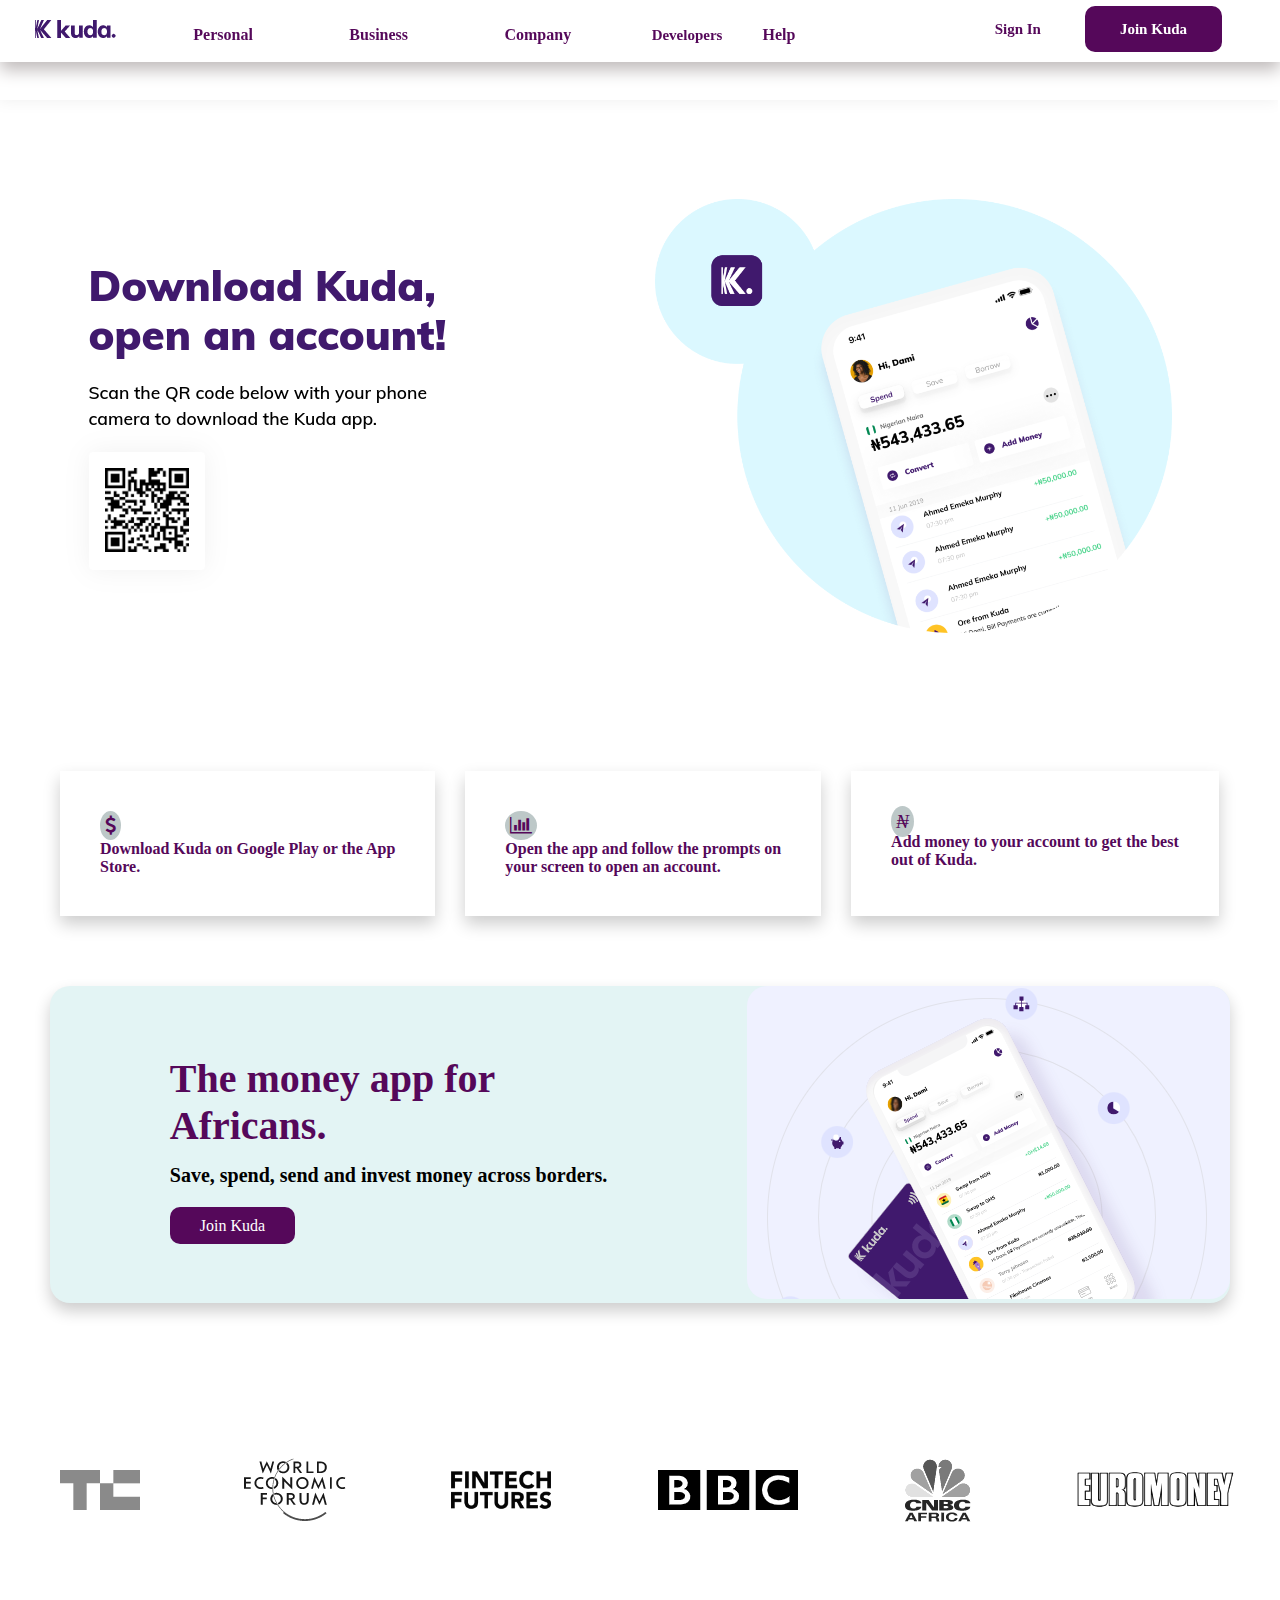
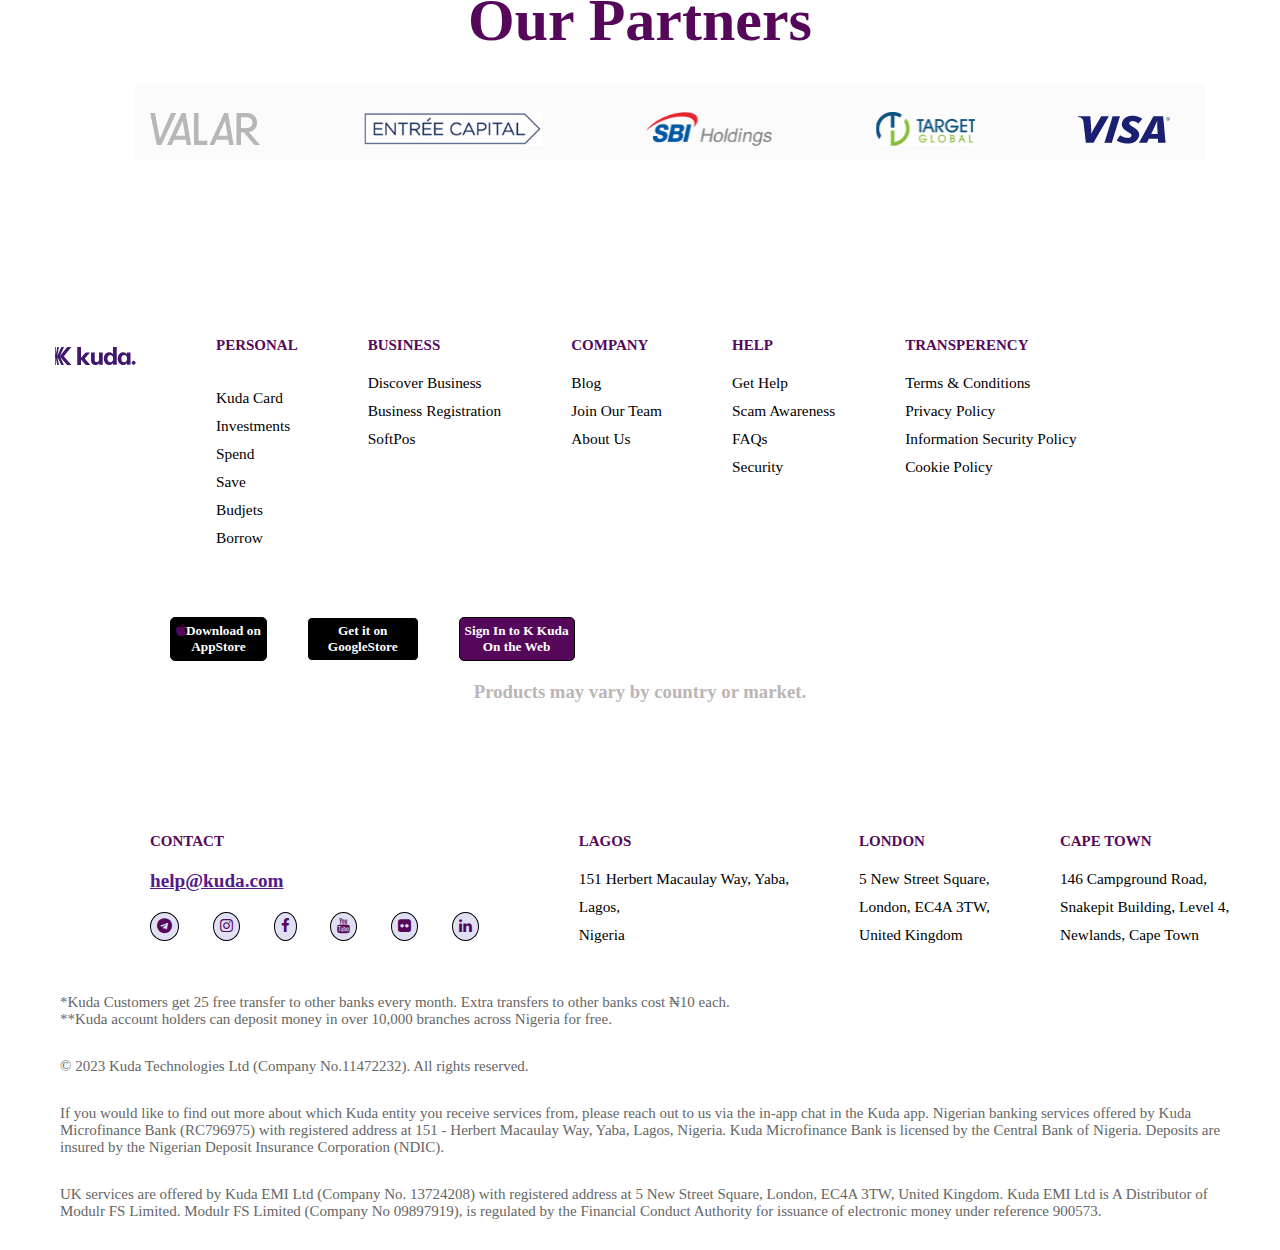
<file: forms/join.html>
<!DOCTYPE html>
<html lang="en">
<head>
    <meta charset="UTF-8">
    <meta http-equiv="X-UA-Compatible" content="IE=edge">
    <meta name="viewport" content="width=device-width, initial-scale=1.0">
    <link rel="shortcut icon" href="../image/fav.png" type="image/x-icon">
    <link rel="stylesheet" href="../css/main.css">
    <link rel="stylesheet" href="https://use.fontawesome.com/releases/v5.8.1/css/all.css" integrity="sha384-50oBUHEmvpQ+1lW4y57PTFmhCaXp0ML5d60M1M7uH2+nqUivzIebhndOJK28anvf" crossorigin="anonymous">
    <link rel="stylesheet" href="https://cdnjs.cloudflare.com/ajax/libs/font-awesome/4.7.0/css/font-awesome.min.css">
    <title>Download|Kuda|The Money App For Africans</title>
</head>
<body>
    <div class="container">
        <div class="header">
        <div class="logo">
           <a href=""><img src="../image/klogo.png" alt=""></a> 
        </div>
        <div class="link">
            <div class="dropdown">
                <button class="dropbtn">Personal  <i class="fas fa-caret-down"></i></button>
                <div class="dropdown-content">
                
                  <a href="../layout/card.html"><i class="fa fa-credit-card"></i> Kuda Card</a>
                  <a href="../layout/invest.html"><i class="fa fa-bar-chart"></i> Investments</a>
                  <a href="../layout/spend.html"><i class="fa fa-telegram"></i> Spend</a>
                  <a href="../layout/save.html"><i class="	fas fa-dharmachakra"></i> Save</a>
                 <a href="../layout/budget.html"><i class="	fas fa-chart-pie"></i> Budjets</a>
                <a href="../layout/borrow.html"><i class="fa fa-money fa_custom"></i> Borrow</a>
                </div>
              </div>
              <div class="dropdown">
                <button class="dropbtn">Business <i class="fas fa-caret-down"></i></button>
                <div class="dropdown-content">
                  <a href="../layout/dbusinesss.html"><i class="fa fa-home"></i> Discover Business</a>
                  <a href="../layout/bregistration.html"><i class="fas fa-door-closed"></i> Business Registration</a>
                  <a href="../layout/spos.html"><i class="	fa fa-paypal"></i> SoftPos</a>
                  
                  </div>
                </div>
                <div class="dropdown">
                    <button class="dropbtn">Company <i class="fas fa-caret-down"></i></button>
                    <div class="dropdown-content">
                      <a href="#">Blog</a>
                      <a href="#">Join Our Team</a>
                      <a href="#">About Us</a>
                      
                      </div>
                    </div>
            <a href="https://developer.kuda.com/" class="dev">Developers</a>
            <div class="dropdown">
                <button class="dropbtn">Help <i class="fas fa-caret-down"></i></button>
                <div class="dropdown-content">
                  <a href="#">Get Help</a>
                  <a href="#">Scam Awareness</a>
                  <a href="#">FAQs</a>
                  <a href="">Security</a>
                  
                  </div>
                </div>
            
        </div>
        <div class="enter">
            <a href="signin.html" class="sign">Sign In</a>
            <a href="join.html" class="join">Join Kuda</a>
        </div>
    </div>
</div>
    <div class="container1">
        <img src="../image/join.png" alt="">
        
    </div>

    <div class="container2">
        <div id="div1" class="divc3">
            <i class="fa fa-dollar"></i><br>
            <h4>Download Kuda on Google Play or the App <br> Store.</h4>
        </div>
        <div id="div2" class="divc3">
            <i class="fa fa-bar-chart"></i>
            <br><h4>Open the app and follow the prompts on <br> your screen to open an account.</h4>
        </div>
        <div id="div3" class="divc3">
            <i class="">&#x20A6;</i><br>
            <h4>Add money to your account to get the best <br> out of Kuda.</h4>
        </div>
        </div>
         
            <div class="container4">
                    <div class="content">
                        <h1>The money app for <br> Africans.</h1>
                        <h4>Save, spend, send and invest money across borders.</h4>
                        <div class="btn"> <a href="" class="">Join Kuda</a></div>
                    </div>
                    <div class="image">
                        <img src="../image/moa2.png" alt="">
                    </div>
                </div>
                <div class="container6">
                    <div class="img">
                        <img src="../image/img1.png" alt="">
                    </div>
                    <div class="content">
                        <h1>Our Partners</h1>
                    </div>
                    <div class="img" id="im2">
                        <img src="../image/img2.png" alt="">
                    </div>
                </div>
                
                    <div class="footer">
                        <div class="logo">
                            <a href=""><img src="../image/klogo.png" alt=""></a> 
                         </div>
                        <div class="help">
                            <h1>Personal</h1><br>
                            <ul>
                                <a href="#"><li> Kuda Card</li></a>
                                <a href="#"><li>Investments</li></a>
                                <a href="#"><li>Spend</li></a>
                                <a><li>Save</li></a>
                               <a><li>Budjets</li></a>
                              <a><li>Borrow</li></a>
                            </ul>
                
                        </div>
                        <div class="about">
                            <h1>Business</h1>
                            <ul>
                                <a href="#"><li> Discover Business</li></a>
                                <a href="#"><li>Business Registration</li></a>
                                <a href="#"><li>SoftPos</li></a>
                            </ul>
                
                        </div>
                        <div class="money">
                            <h1>Company</h1>
                            <ul>
                                <a href="#"><li> Blog</li></a>
                                <a href="#"><li>Join Our Team</li></a>
                                <a href="#"><li>About Us</li></a>
                        </ul>
                
                        </div>
                        <div class="international" >
                            <h1>Help</h1>
                            <ul>
                                <a href="#"><li> Get Help</li></a>
                                <a href="#"><li>Scam Awareness</li></a>
                                <a href="#"><li>FAQs</li></a>
                                <a href=""><li>Security</li></a>
                                </ul>
                            </div>
                            <div class="international" >
                                <h1>Transperency</h1>
                                <ul>
                                    <a href="#"><li> Terms & Conditions</li></a>
                                    <a href="#"><li>Privacy Policy</li></a>
                                    <a href="#"><li>Information Security Policy</li></a>
                                    <a href=""><li>Cookie Policy</li></a>
                                    </ul>
                                </div>
                                </div>
                                <div style="display:flex;padding-left:150px;">
                                
                                <h5 style="border: 1px solid black;margin:20px;border-radius:5px;text-align:center ;background-color:black;padding:5px;"><a href="" style="color:white;"><i class="fa fa-apple" ></i>Download on <br>AppStore</a></h5>
                                    <h5 style="border: 1px solid white;margin:20px;border-radius:5px;text-align:center;background-color:black;padding:5px 20px;"><a href="" style="color:white;"><i class="fab fa-google-play" ></i>Get it on <br>GoogleStore</a></h5>
                                    <h5 style="border: 1px solid black;margin:20px;border-radius:5px;text-align:center ;background-color: rgb(85, 8, 90);padding:5px;"><a href="" style="color:white;"><i class="fas fa-fire-alt" ></i>Sign In to K Kuda<br>On the Web</a></h5>
                                 </div>
                                    <h3 style="color: #bbb5b5;text-align:center;padding-bottom:30px">Products may vary by country or market.</h3>
                    <div class="footer" id="location">
                        <div class="social">
                            <h1>Contact</h1>
                            <h2><a href="">help@kuda.com</a></h2>
                           <h3>
                            <a href="telegram.com"><i class="fa fa-telegram"></i></a> 
                            <a href="instagram.com"><i class="fa fa-instagram"></i></a></i>
                            <a href="facebook.com"><i class="fa fa-facebook"></i></a>
                        <a href="youtube.com"><i class="fa fa-youtube"></i></a>
                        <a href="flickr.com"><i class="fa fa-flickr "></i></a>
                        <a href="linkedlin.com"><i class="fa fa-linkedin"></i></a></h3>
                     </div>
                     <div class="state">
                        <h1>Lagos</h1>
                        <ul>
                            <a href=""><li>151 Herbert Macaulay Way, Yaba,</li></a>
                            <a href=""><li>Lagos,</li></a>
                            <a href=""><li>Nigeria</li></a>
                        </ul>
                     </div>
                     <div class="state">
                        <h1>London</h1>
                        <ul>
                            <a href=""><li>5 New Street Square,</li></a>
                            <a href=""><li>London, EC4A 3TW,</li></a>
                            <a href=""><li>United Kingdom</li></a>
                        </ul>
                     </div>
                     <div class="state">
                        <h1>Cape Town</h1>
                        <ul>
                            <a href=""><li>146 Campground Road,</li></a>
                            <a href=""><li>Snakepit Building, Level 4,</li></a>
                            <a href=""><li>Newlands, Cape Town</li></a>
                        </ul>
                     </div></div>
                     <div class="footercomment">
                        <p>
                            *Kuda Customers get 25 free transfer to other banks every month. Extra transfers to other banks cost ₦10 each. <br>
**Kuda account holders can deposit money in over 10,000 branches across Nigeria for free. </p>

<p>© 2023 Kuda Technologies Ltd (Company No.11472232). All rights reserved. </p>

<p>If you would like to find out more about which Kuda entity you receive services from, please reach out to us via the in-app chat in the Kuda app. Nigerian banking services offered by Kuda <br> Microfinance Bank (RC796975) with registered address at 151 - Herbert Macaulay Way, Yaba, Lagos, Nigeria. Kuda Microfinance Bank is licensed by the Central Bank of Nigeria. Deposits are <br> insured by the Nigerian Deposit Insurance Corporation (NDIC). </p>

<p>UK services are offered by Kuda EMI Ltd (Company No. 13724208) with registered address at 5 New Street Square, London, EC4A 3TW, United Kingdom. Kuda EMI Ltd is A Distributor of <br> Modulr FS Limited. Modulr FS Limited (Company No 09897919), is regulated by the Financial Conduct Authority for issuance of electronic money under reference 900573. <br>
                       
                     </div>
        </div>
</body>
</html>
</file>
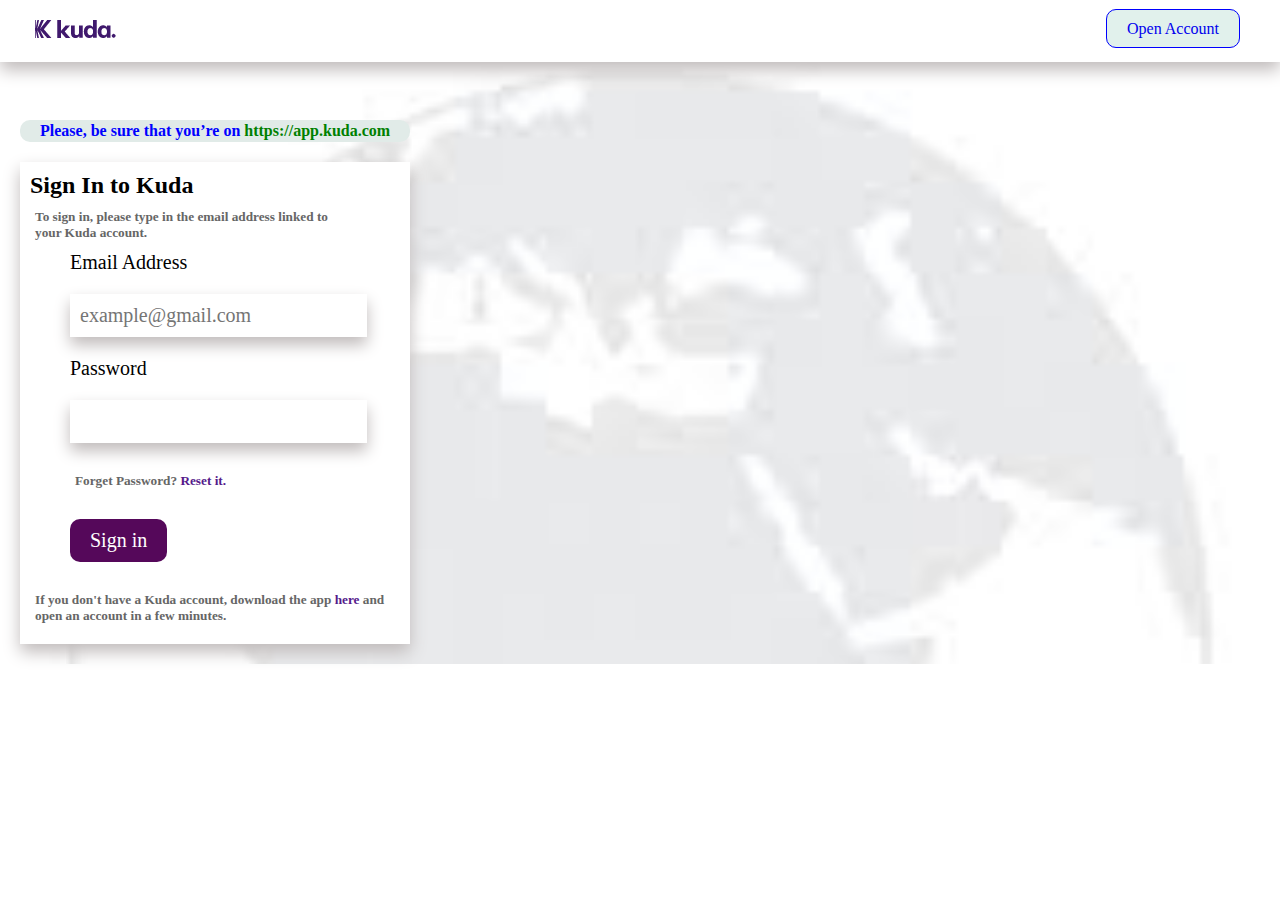
<file: forms/signin.html>
<!DOCTYPE html>
<html lang="en">
<head>
    <meta charset="UTF-8">
    <meta http-equiv="X-UA-Compatible" content="IE=edge">
    <meta name="viewport" content="width=device-width, initial-scale=1.0">
    <link rel="shortcut icon" href="../image/fav.png" type="image/x-icon">
    <link rel="stylesheet" href="../css/main.css">
    <link rel="stylesheet" href="https://use.fontawesome.com/releases/v5.8.1/css/all.css" integrity="sha384-50oBUHEmvpQ+1lW4y57PTFmhCaXp0ML5d60M1M7uH2+nqUivzIebhndOJK28anvf" crossorigin="anonymous">
    <link rel="stylesheet" href="https://cdnjs.cloudflare.com/ajax/libs/font-awesome/4.7.0/css/font-awesome.min.css">
    <title>Download|Kuda|The Money App For Africans</title>
</head>
<body>
    <div class="container">
        <div class="header">
        <div class="logo">
           <a href=""><img src="../image/klogo.png" alt=""></a> 
        </div>
        <div class="sign">
            <a href="join.html">Open Account</a>
        </div>
</div>
<div class="con">
<div class="container1">
<div class="form">
<h4>Please, be sure that you’re on <span> https://app.kuda.com</span></h4>
<form action="">
    <h2>Sign In to Kuda</h2>
    <h5>To sign in, please type in the email address linked to <br> your Kuda account.</h5>
    <div class="formgroup">
        <label for="">Email Address</label>
    </div>
    <div class="formgroup">
        <input type="text" placeholder="example@gmail.com">
    </div>
    <div class="formgroup">
        <label for="">Password</label>
    </div>
    <div class="formgroup">
        <input type="password" name="" id="" >
    </div>
    <div class="formgroup">
        <h5>Forget Password? <a href="">Reset it.</a></h5>
    </div>
    <div class="formgroup" id="btn">
        <button >Sign in</button>
    </div>
    <h5>If you don't have a Kuda account, download the app <a href="">here</a>  and <br> open an account in a few minutes.</h5>
</form>
</div>
</div></div>
</div>
</body>
</html>
</file>
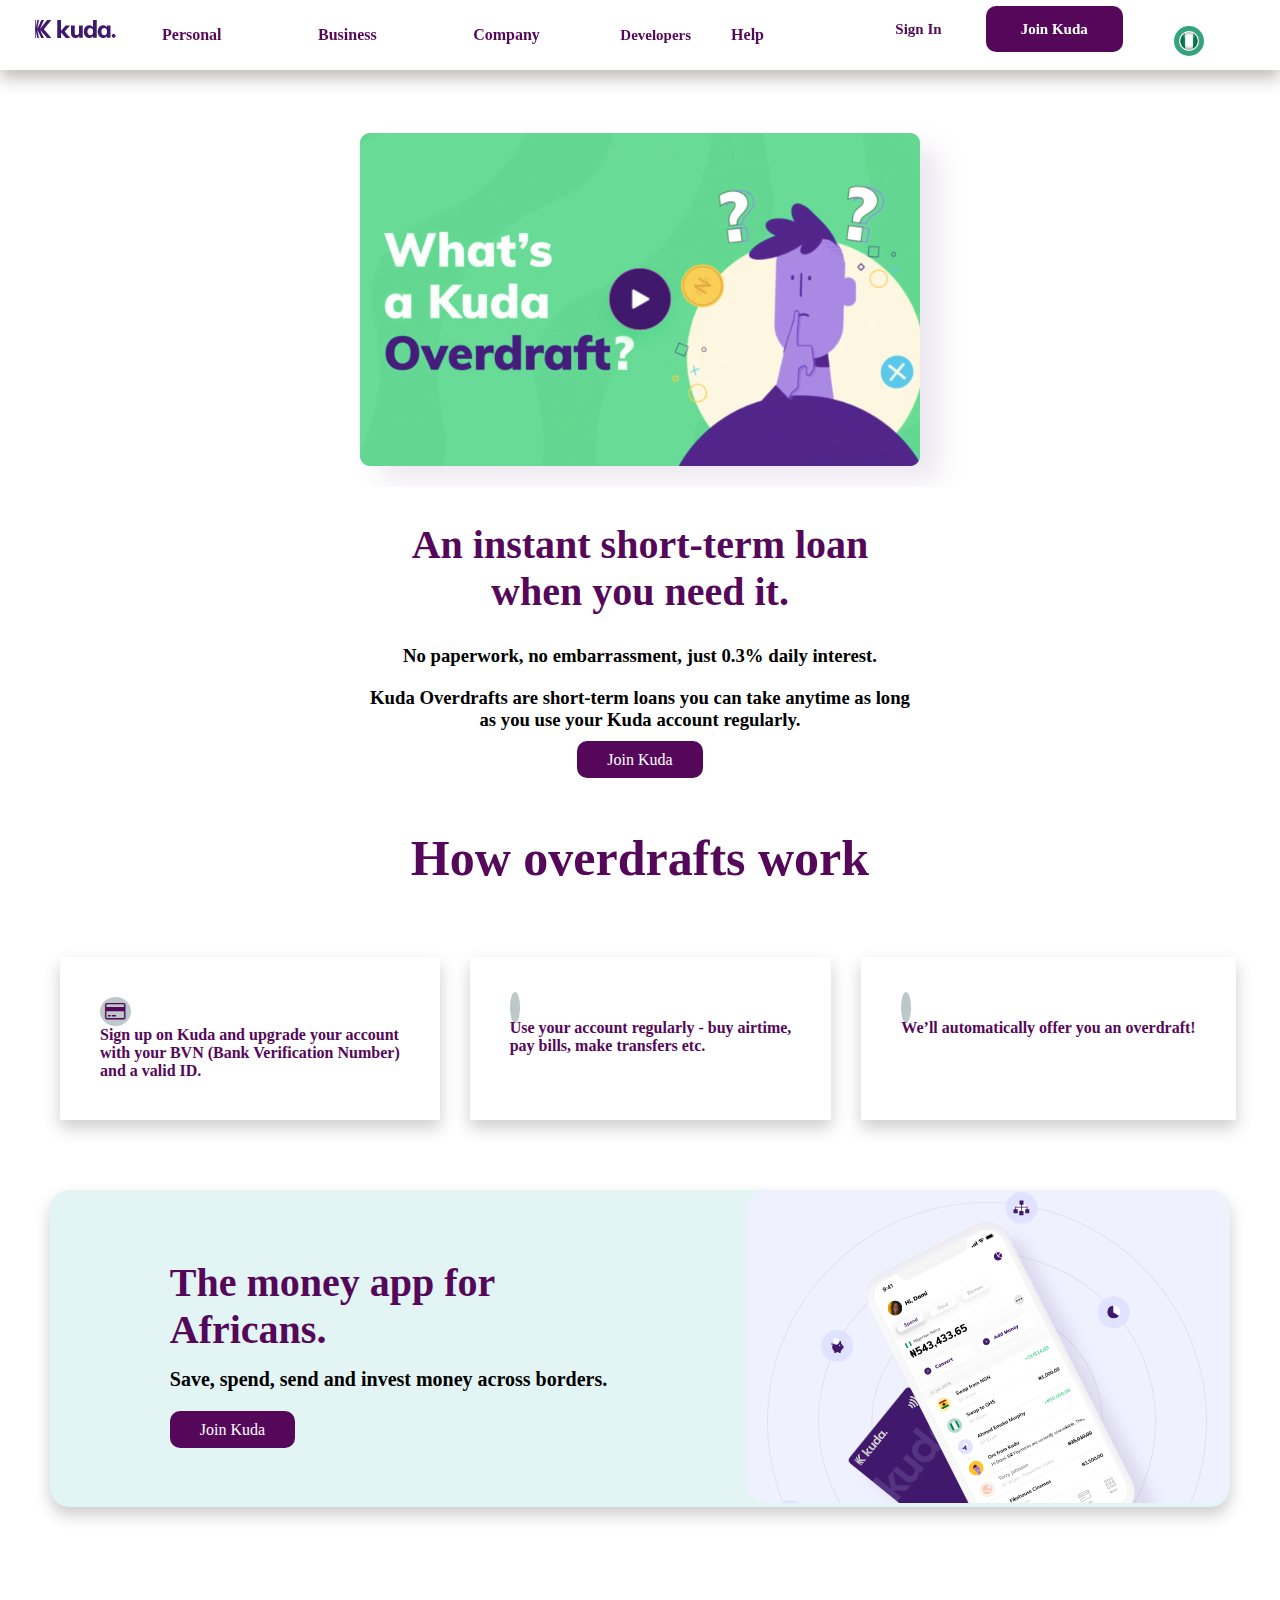
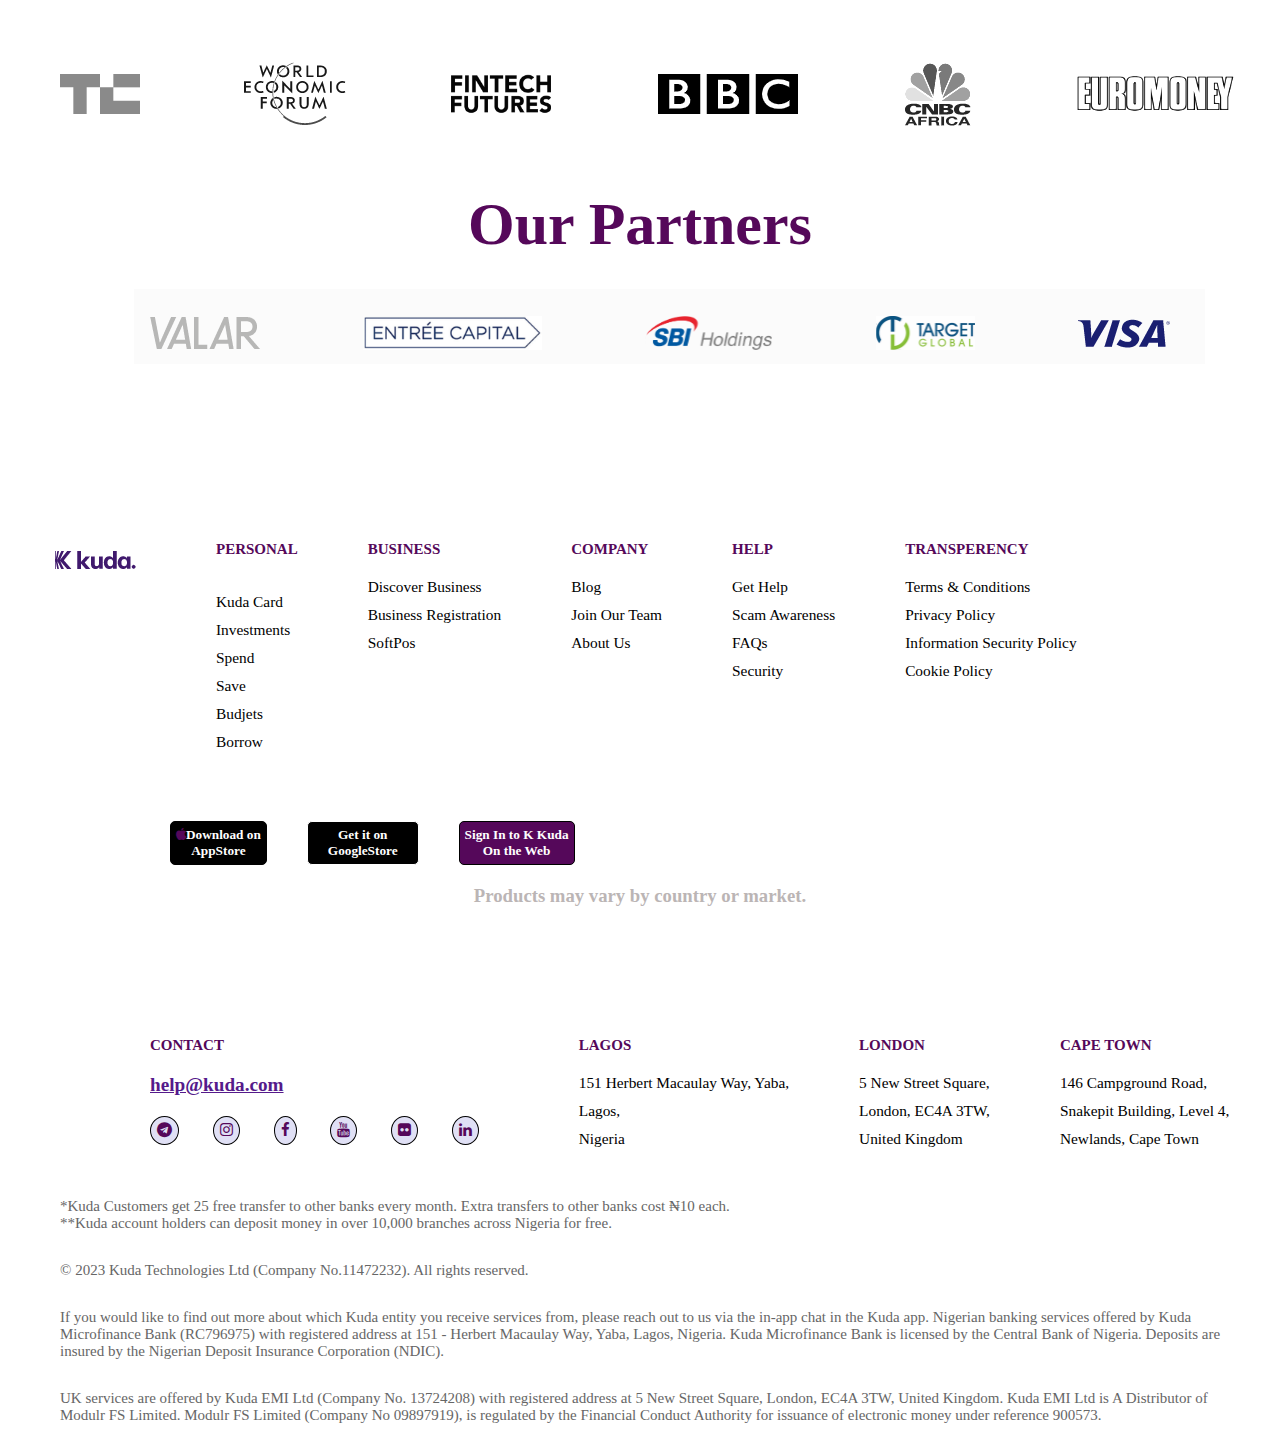
<file: layout/borrow.html>
<!DOCTYPE html>
<html lang="en">
<head>
    <meta charset="UTF-8">
    <meta http-equiv="X-UA-Compatible" content="IE=edge">
    <meta name="viewport" content="width=device-width, initial-scale=1.0">
    <link rel="shortcut icon" href="../image/fav.png" type="image/x-icon">
    <link rel="stylesheet" href="../css/main.css">
    <link rel="stylesheet" href="https://use.fontawesome.com/releases/v5.8.1/css/all.css" integrity="sha384-50oBUHEmvpQ+1lW4y57PTFmhCaXp0ML5d60M1M7uH2+nqUivzIebhndOJK28anvf" crossorigin="anonymous">
    <link rel="stylesheet" href="https://cdnjs.cloudflare.com/ajax/libs/font-awesome/4.7.0/css/font-awesome.min.css">
    <title>Overdrafts|Kuda|The Money App For Africans</title>
</head>
<body>
    <div class="container">
        <div class="header">
        <div class="logo">
           <a href=""><img src="../image/klogo.png" alt=""></a> 
        </div>
        <div class="link">
            <div class="dropdown">
                <button class="dropbtn">Personal  <i class="fas fa-caret-down"></i></button>
                <div class="dropdown-content">
                
                  <a href="card.html"><i class="fa fa-credit-card"></i> Kuda Card</a>
                  <a href="invest.html"><i class="fa fa-bar-chart"></i> Investments</a>
                  <a href="spend.html"><i class="fa fa-telegram"></i> Spend</a>
                  <a href="save.html"><i class="	fas fa-dharmachakra"></i> Save</a>
                 <a href="budget.html"><i class="	fas fa-chart-pie"></i> Budjets</a>
                <a href="borrow.html"><i class="fa fa-money fa_custom"></i> Borrow</a>
                </div>
              </div>
              <div class="dropdown">
                <button class="dropbtn">Business <i class="fas fa-caret-down"></i></button>
                <div class="dropdown-content">
                  <a href="dbusinesss.html"><i class="fa fa-home"></i> Discover Business</a>
                  <a href="bregistration.html"><i class="fas fa-door-closed"></i> Business Registration</a>
                  <a href="spos.html"><i class="	fa fa-paypal"></i> SoftPos</a>
                  
                  </div>
                </div>
                <div class="dropdown">
                    <button class="dropbtn">Company <i class="fas fa-caret-down"></i></button>
                    <div class="dropdown-content">
                      <a href="#">Blog</a>
                      <a href="#">Join Our Team</a>
                      <a href="#">About Us</a>
                      
                      </div>
                    </div>
            <a href="https://developer.kuda.com/" class="dev">Developers</a>
            <div class="dropdown">
                <button class="dropbtn">Help <i class="fas fa-caret-down"></i></button>
                <div class="dropdown-content">
                  <a href="#">Get Help</a>
                  <a href="#">Scam Awareness</a>
                  <a href="#">FAQs</a>
                  <a href="">Security</a>
                  
                  </div>
                </div>
            
        </div>
        <div class="enter">
            <a href="../forms/signin.html" class="sign">Sign In</a>
            <a href="../forms/join.html" class="join">Join Kuda</a>
        </div>
       
        <div class="image">
            <div class="dropdown">
                <button class="dropbtn"><img src="../image/naija.jpeg" alt=""></button>
                <div class="dropdown-content">
                    <div class="div1">
                    <p><a href=""><i class="fa fa-close" id="close"></i></a></p>
                    <img src="../image/naija.jpeg" alt=""> <h3>Nigeria Site</h3>
                    </div>
                  </div>
        </div>
    </div>
</div>
    <div class="borrow">
        <div class="image">
            <img src="../image/borrow.png" alt="">
        </div>
        <div class="content">
            <h1>An instant short-term loan <br> when you need it.</h1>
            <h3>No paperwork, no embarrassment, just 0.3% daily interest.</h3>
            <h3>Kuda Overdrafts are short-term loans you can take anytime as long <br> as you use your Kuda account regularly.</h3>
                <div class="btn"> <a href="" class="">Join Kuda</a></div>

        </div>
        
    </div>
    <h1 class="over">How overdrafts work</h1>
    <div class="container2">
        
        <div id="div1" class="divc3">
            <i class="fa fa-credit-card"></i><br>
            <h4>Sign up on Kuda and upgrade your account <br> with your BVN (Bank Verification Number) <br> and a valid ID.</h4>
        </div>
        <div id="div2" class="divc3">
            <i class="fas fa-chart-pie"></i>
            <br><h4>
                Use your account regularly - buy airtime, <br> pay bills, make transfers etc.

            </h4>
        </div>
        <div id="div3" class="divc3">
            <i class="fas fa-network-wired"></i><br>
            <h4>We’ll automatically offer you an overdraft!</h4>
        </div>
        </div>
            
            <div class="container4">
                    <div class="content">
                        <h1>The money app for <br> Africans.</h1>
                        <h4>Save, spend, send and invest money across borders.</h4>
                        <div class="btn"> <a href="" class="">Join Kuda</a></div>
                    </div>
                    <div class="image">
                        <img src="../image/moa2.png" alt="">
                    </div>
                </div>
                <div class="container6">
                    <div class="img">
                        <img src="../image/img1.png" alt="">
                    </div>
                    <div class="content">
                        <h1>Our Partners</h1>
                    </div>
                    <div class="img" id="im2">
                        <img src="../image/img2.png" alt="">
                    </div>
                </div>
                
                    <div class="footer">
                        <div class="logo">
                            <a href=""><img src="../image/klogo.png" alt=""></a> 
                         </div>
                        <div class="help">
                            <h1>Personal</h1><br>
                            <ul>
                                <a href="#"><li> Kuda Card</li></a>
                                <a href="#"><li>Investments</li></a>
                                <a href="#"><li>Spend</li></a>
                                <a><li>Save</li></a>
                               <a><li>Budjets</li></a>
                              <a><li>Borrow</li></a>
                            </ul>
                
                        </div>
                        <div class="about">
                            <h1>Business</h1>
                            <ul>
                                <a href="#"><li> Discover Business</li></a>
                                <a href="#"><li>Business Registration</li></a>
                                <a href="#"><li>SoftPos</li></a>
                            </ul>
                
                        </div>
                        <div class="money">
                            <h1>Company</h1>
                            <ul>
                                <a href="#"><li> Blog</li></a>
                                <a href="#"><li>Join Our Team</li></a>
                                <a href="#"><li>About Us</li></a>
                        </ul>
                
                        </div>
                        <div class="international" >
                            <h1>Help</h1>
                            <ul>
                                <a href="#"><li> Get Help</li></a>
                                <a href="#"><li>Scam Awareness</li></a>
                                <a href="#"><li>FAQs</li></a>
                                <a href=""><li>Security</li></a>
                                </ul>
                            </div>
                            <div class="international" >
                                <h1>Transperency</h1>
                                <ul>
                                    <a href="#"><li> Terms & Conditions</li></a>
                                    <a href="#"><li>Privacy Policy</li></a>
                                    <a href="#"><li>Information Security Policy</li></a>
                                    <a href=""><li>Cookie Policy</li></a>
                                    </ul>
                                </div>
                                </div>
                                <div style="display:flex;padding-left:150px;">
                                
                                <h5 style="border: 1px solid black;margin:20px;border-radius:5px;text-align:center ;background-color:black;padding:5px;"><a href="" style="color:white;"><i class="fa fa-apple" ></i>Download on <br>AppStore</a></h5>
                                    <h5 style="border: 1px solid white;margin:20px;border-radius:5px;text-align:center;background-color:black;padding:5px 20px;"><a href="" style="color:white;"><i class="fab fa-google-play" ></i>Get it on <br>GoogleStore</a></h5>
                                    <h5 style="border: 1px solid black;margin:20px;border-radius:5px;text-align:center ;background-color: rgb(85, 8, 90);padding:5px;"><a href="" style="color:white;"><i class="fas fa-fire-alt" ></i>Sign In to K Kuda<br>On the Web</a></h5>
                                 </div>
                                    <h3 style="color: #bbb5b5;text-align:center;padding-bottom:30px">Products may vary by country or market.</h3>
                    <div class="footer" id="location">
                        <div class="social">
                            <h1>Contact</h1>
                            <h2><a href="">help@kuda.com</a></h2>
                           <h3>
                            <a href="telegram.com"><i class="fa fa-telegram"></i></a> 
                            <a href="instagram.com"><i class="fa fa-instagram"></i></a></i>
                            <a href="facebook.com"><i class="fa fa-facebook"></i></a>
                        <a href="youtube.com"><i class="fa fa-youtube"></i></a>
                        <a href="flickr.com"><i class="fa fa-flickr "></i></a>
                        <a href="linkedlin.com"><i class="fa fa-linkedin"></i></a></h3>
                     </div>
                     <div class="state">
                        <h1>Lagos</h1>
                        <ul>
                            <a href=""><li>151 Herbert Macaulay Way, Yaba,</li></a>
                            <a href=""><li>Lagos,</li></a>
                            <a href=""><li>Nigeria</li></a>
                        </ul>
                     </div>
                     <div class="state">
                        <h1>London</h1>
                        <ul>
                            <a href=""><li>5 New Street Square,</li></a>
                            <a href=""><li>London, EC4A 3TW,</li></a>
                            <a href=""><li>United Kingdom</li></a>
                        </ul>
                     </div>
                     <div class="state">
                        <h1>Cape Town</h1>
                        <ul>
                            <a href=""><li>146 Campground Road,</li></a>
                            <a href=""><li>Snakepit Building, Level 4,</li></a>
                            <a href=""><li>Newlands, Cape Town</li></a>
                        </ul>
                     </div></div>
                     <div class="footercomment">
                        <p>
                            *Kuda Customers get 25 free transfer to other banks every month. Extra transfers to other banks cost ₦10 each. <br>
**Kuda account holders can deposit money in over 10,000 branches across Nigeria for free. </p>

<p>© 2023 Kuda Technologies Ltd (Company No.11472232). All rights reserved. </p>

<p>If you would like to find out more about which Kuda entity you receive services from, please reach out to us via the in-app chat in the Kuda app. Nigerian banking services offered by Kuda <br> Microfinance Bank (RC796975) with registered address at 151 - Herbert Macaulay Way, Yaba, Lagos, Nigeria. Kuda Microfinance Bank is licensed by the Central Bank of Nigeria. Deposits are <br> insured by the Nigerian Deposit Insurance Corporation (NDIC). </p>

<p>UK services are offered by Kuda EMI Ltd (Company No. 13724208) with registered address at 5 New Street Square, London, EC4A 3TW, United Kingdom. Kuda EMI Ltd is A Distributor of <br> Modulr FS Limited. Modulr FS Limited (Company No 09897919), is regulated by the Financial Conduct Authority for issuance of electronic money under reference 900573. <br>
                       
                     </div>
        </div>
</body>
</html>
</file>
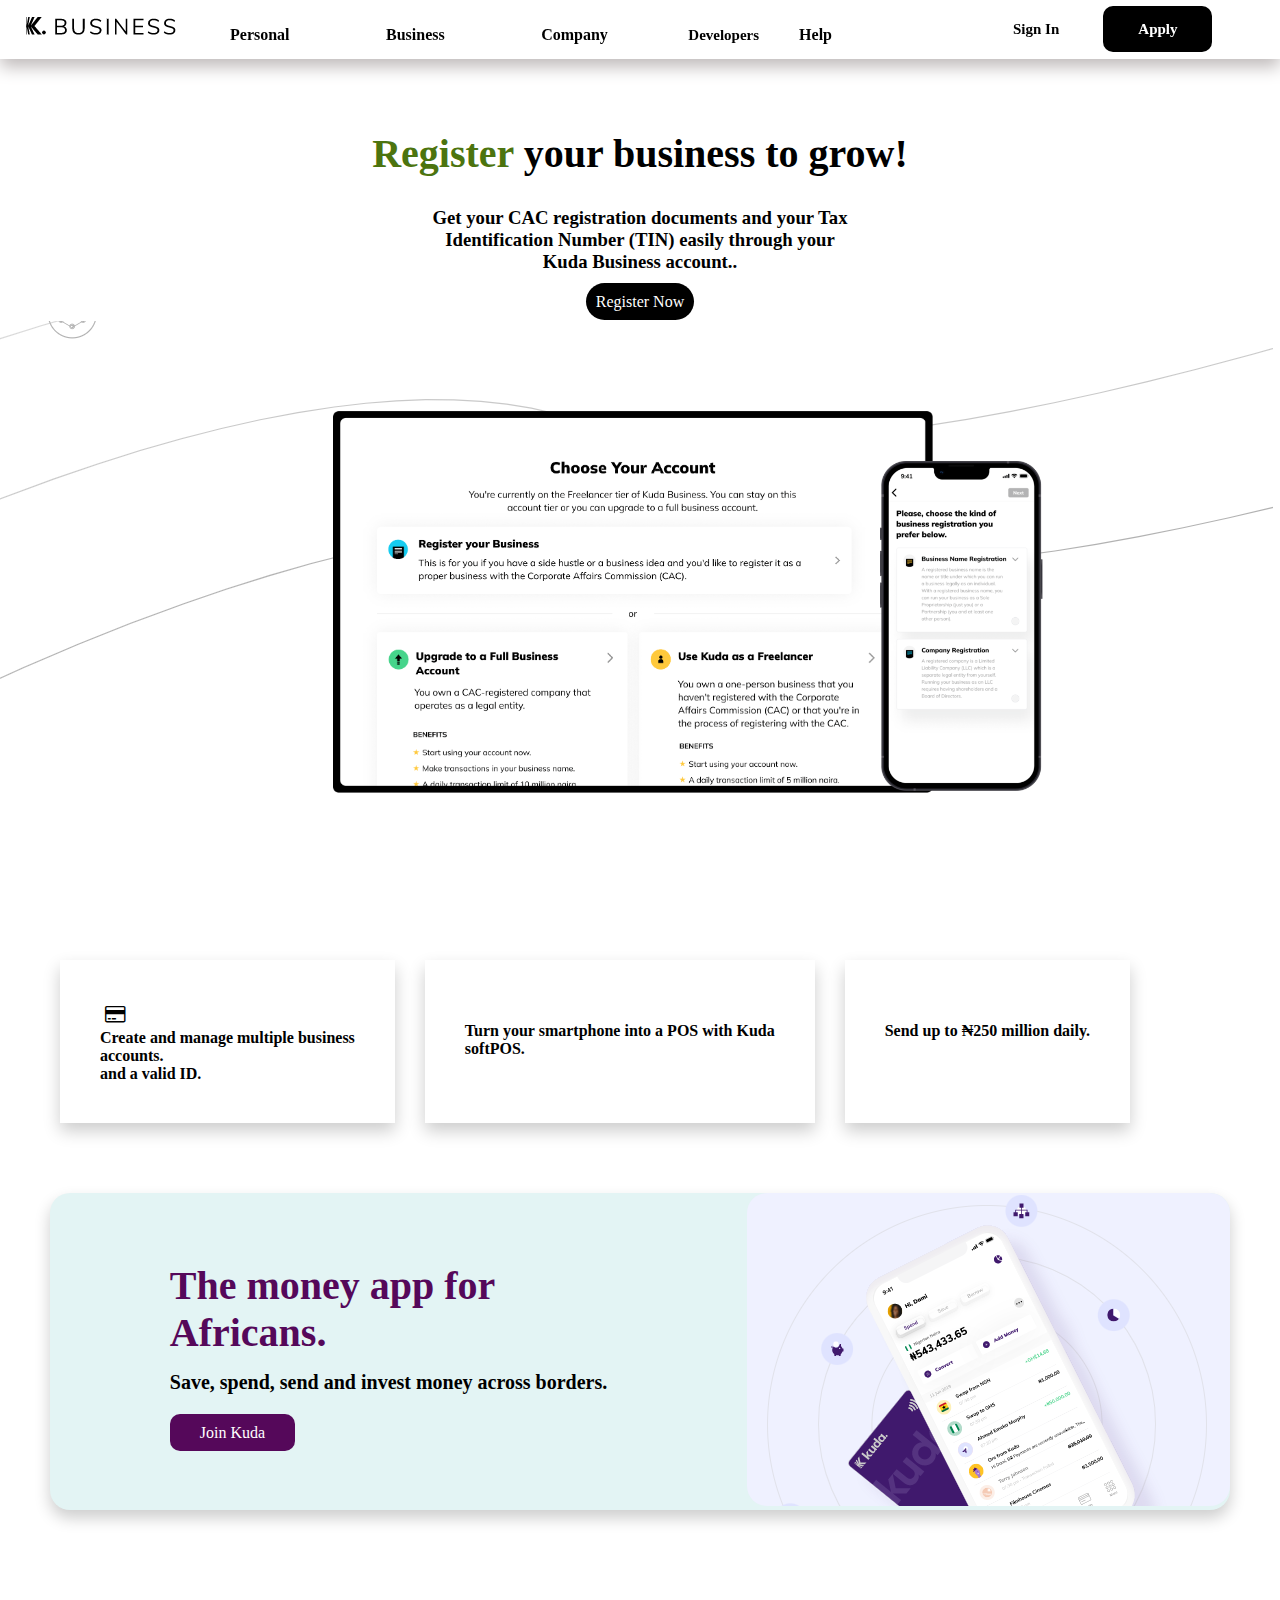
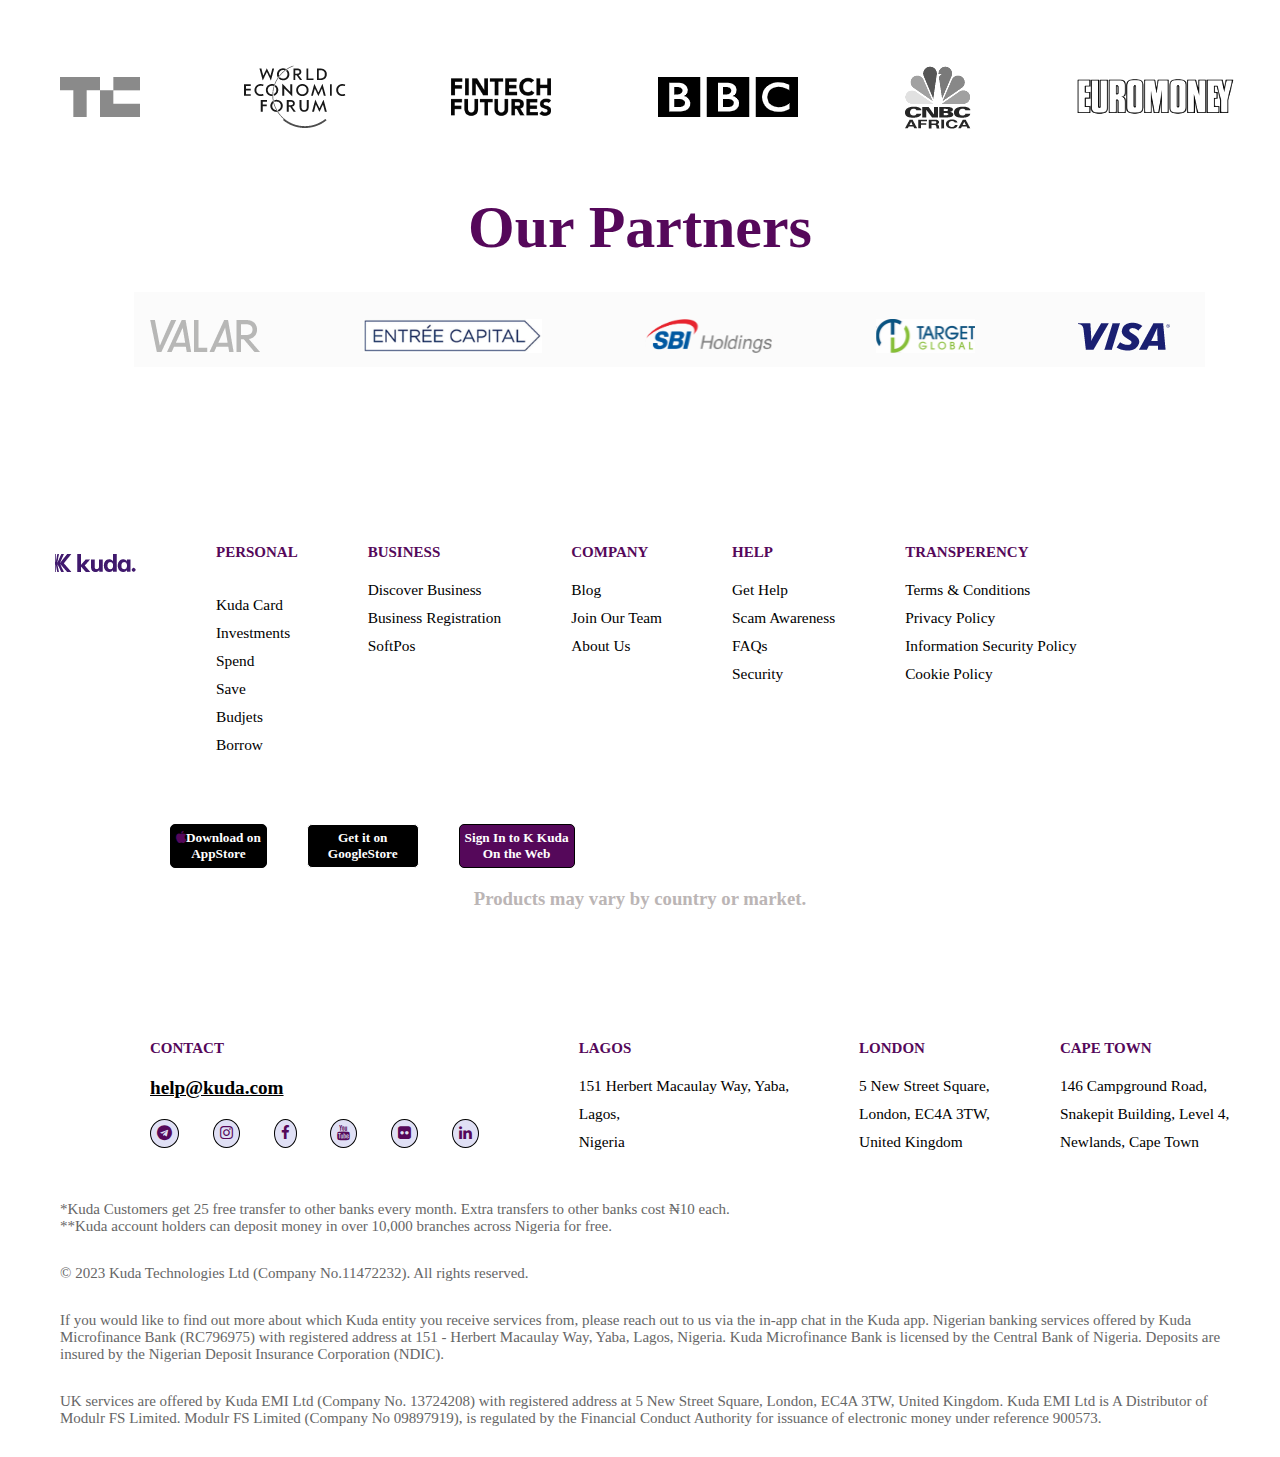
<file: layout/bregistration.html>
<!DOCTYPE html>
<html lang="en">
<head>
    <meta charset="UTF-8">
    <meta http-equiv="X-UA-Compatible" content="IE=edge">
    <meta name="viewport" content="width=device-width, initial-scale=1.0">
    <link rel="shortcut icon" href="../image/fav.png" type="image/x-icon">
    <link rel="stylesheet" href="../css/main.css">
    <link rel="stylesheet" href="../css/business.css">
    <link rel="stylesheet" href="https://use.fontawesome.com/releases/v5.8.1/css/all.css" integrity="sha384-50oBUHEmvpQ+1lW4y57PTFmhCaXp0ML5d60M1M7uH2+nqUivzIebhndOJK28anvf" crossorigin="anonymous">
    <link rel="stylesheet" href="https://cdnjs.cloudflare.com/ajax/libs/font-awesome/4.7.0/css/font-awesome.min.css">
    <title>Get Your CAC & Tin|Kuda|The Money App For Africans</title>
</head>
<body>
    <div class="business">
    <div class="container">
        <div class="header">
        <div class="logo">
           <a href=""><img src="../image/blogo.png" alt=""></a> 
        </div>
        <div class="link">
            <div class="dropdown">
                <button class="dropbtn">Personal  <i class="fas fa-caret-down"></i></button>
                <div class="dropdown-content">
                
                  <a href="card.html"><i class="fa fa-credit-card"></i> Kuda Card</a>
                  <a href="invest.html"><i class="fa fa-bar-chart"></i> Investments</a>
                  <a href="spend.html"><i class="fa fa-telegram"></i> Spend</a>
                  <a href="save.html"><i class="	fas fa-dharmachakra"></i> Save</a>
                 <a href="budget.html"><i class="	fas fa-chart-pie"></i> Budjets</a>
                <a href="borrow.html"><i class="fa fa-money fa_custom"></i> Borrow</a>
                </div>
              </div>
              <div class="dropdown">
                <button class="dropbtn">Business <i class="fas fa-caret-down"></i></button>
                <div class="dropdown-content">
                  <a href="dbusinesss.html"><i class="fa fa-home"></i> Discover Business</a>
                  <a href="bregistration.html"><i class="fas fa-door-closed"></i> Business Registration</a>
                  <a href="spos.html"><i class="	fa fa-paypal"></i> SoftPos</a>
                  
                  </div>
                </div>
                <div class="dropdown">
                    <button class="dropbtn">Company <i class="fas fa-caret-down"></i></button>
                    <div class="dropdown-content">
                      <a href="#">Blog</a>
                      <a href="#">Join Our Team</a>
                      <a href="#">About Us</a>
                      
                      </div>
                    </div>
            <a href="https://developer.kuda.com/" class="dev" style="color: black;">Developers</a>
            <div class="dropdown">
                <button class="dropbtn">Help <i class="fas fa-caret-down"></i></button>
                <div class="dropdown-content">
                  <a href="#">Get Help</a>
                  <a href="#">Scam Awareness</a>
                  <a href="#">FAQs</a>
                  <a href="">Security</a>
                  
                  </div>
                </div>
            
        </div>
        <div class="enter">
            <a href="../forms/signin.html" class="sign" style="color:black">Sign In</a>
            <a href="../forms/join.html" class="join" style="background-color: black;color:white">Apply</a>
        </div>
</div>
<div class="borrow">
   
    <div class="content">
        <h1><span> Register</span> your business to grow!</h1>
        <h3>Get your CAC registration documents and your Tax <br> Identification Number (TIN) easily through your <br> Kuda Business account..</h3>
       
            <div class="btnreg" > <a href="" class="">Register Now</a></div>

    </div>
    <div class="image">
        <img src="../image/reg.png" alt="">
    </div>
   
    </div>
    
    <div class="container2">
        
        <div id="div1" class="divc3">
            <i class="fa fa-credit-card"></i><br>
            <h4>
                Create and manage multiple business <br> accounts. <br> and a valid ID.</h4>
        </div>
        <div id="div2" class="divc3">
            <i class="fas fa-chart-pie"></i>
            <br><h4>
                Turn your smartphone into a POS with Kuda <br> softPOS.</h4>
        </div>
        <div id="div3" class="divc3">
            <i class="fas fa-network-wired"></i><br>
            <h4>Send up to ₦250 million daily.</h4>
        </div>
        </div>
            
            <div class="container4">
                    <div class="content">
                        <h1>The money app for <br> Africans.</h1>
                        <h4>Save, spend, send and invest money across borders.</h4>
                        <div class="btn"> <a href="" class="">Join Kuda</a></div>
                    </div>
                    <div class="image">
                        <img src="../image/moa2.png" alt="">
                    </div>
                </div>
                <div class="container6">
                    <div class="img">
                        <img src="../image/img1.png" alt="">
                    </div>
                    <div class="content">
                        <h1>Our Partners</h1>
                    </div>
                    <div class="img" id="im2">
                        <img src="../image/img2.png" alt="">
                    </div>
                </div>
                
                    <div class="footer">
                        <div class="logo">
                            <a href=""><img src="../image/klogo.png" alt=""></a> 
                         </div>
                        <div class="help">
                            <h1>Personal</h1><br>
                            <ul>
                                <a href="#"><li> Kuda Card</li></a>
                                <a href="#"><li>Investments</li></a>
                                <a href="#"><li>Spend</li></a>
                                <a><li>Save</li></a>
                               <a><li>Budjets</li></a>
                              <a><li>Borrow</li></a>
                            </ul>
                
                        </div>
                        <div class="about">
                            <h1>Business</h1>
                            <ul>
                                <a href="#"><li> Discover Business</li></a>
                                <a href="#"><li>Business Registration</li></a>
                                <a href="#"><li>SoftPos</li></a>
                            </ul>
                
                        </div>
                        <div class="money">
                            <h1>Company</h1>
                            <ul>
                                <a href="#"><li> Blog</li></a>
                                <a href="#"><li>Join Our Team</li></a>
                                <a href="#"><li>About Us</li></a>
                        </ul>
                
                        </div>
                        <div class="international" >
                            <h1>Help</h1>
                            <ul>
                                <a href="#"><li> Get Help</li></a>
                                <a href="#"><li>Scam Awareness</li></a>
                                <a href="#"><li>FAQs</li></a>
                                <a href=""><li>Security</li></a>
                                </ul>
                            </div>
                            <div class="international" >
                                <h1>Transperency</h1>
                                <ul>
                                    <a href="#"><li> Terms & Conditions</li></a>
                                    <a href="#"><li>Privacy Policy</li></a>
                                    <a href="#"><li>Information Security Policy</li></a>
                                    <a href=""><li>Cookie Policy</li></a>
                                    </ul>
                                </div>
                                </div>
                                <div style="display:flex;padding-left:150px;">
                                
                                <h5 style="border: 1px solid black;margin:20px;border-radius:5px;text-align:center ;background-color:black;padding:5px;"><a href="" style="color:white;"><i class="fa fa-apple" ></i>Download on <br>AppStore</a></h5>
                                    <h5 style="border: 1px solid white;margin:20px;border-radius:5px;text-align:center;background-color:black;padding:5px 20px;"><a href="" style="color:white;"><i class="fab fa-google-play" ></i>Get it on <br>GoogleStore</a></h5>
                                    <h5 style="border: 1px solid black;margin:20px;border-radius:5px;text-align:center ;background-color: rgb(85, 8, 90);padding:5px;"><a href="" style="color:white;"><i class="fas fa-fire-alt" ></i>Sign In to K Kuda<br>On the Web</a></h5>
                                 </div>
                                    <h3 style="color: #bbb5b5;text-align:center;padding-bottom:30px">Products may vary by country or market.</h3>
                    <div class="footer" id="location">
                        <div class="social">
                            <h1>Contact</h1>
                            <h2><a href="">help@kuda.com</a></h2>
                           <h3>
                            <a href="telegram.com"><i class="fa fa-telegram"></i></a> 
                            <a href="instagram.com"><i class="fa fa-instagram"></i></a></i>
                            <a href="facebook.com"><i class="fa fa-facebook"></i></a>
                        <a href="youtube.com"><i class="fa fa-youtube"></i></a>
                        <a href="flickr.com"><i class="fa fa-flickr "></i></a>
                        <a href="linkedlin.com"><i class="fa fa-linkedin"></i></a></h3>
                     </div>
                     <div class="state">
                        <h1>Lagos</h1>
                        <ul>
                            <a href=""><li>151 Herbert Macaulay Way, Yaba,</li></a>
                            <a href=""><li>Lagos,</li></a>
                            <a href=""><li>Nigeria</li></a>
                        </ul>
                     </div>
                     <div class="state">
                        <h1>London</h1>
                        <ul>
                            <a href=""><li>5 New Street Square,</li></a>
                            <a href=""><li>London, EC4A 3TW,</li></a>
                            <a href=""><li>United Kingdom</li></a>
                        </ul>
                     </div>
                     <div class="state">
                        <h1>Cape Town</h1>
                        <ul>
                            <a href=""><li>146 Campground Road,</li></a>
                            <a href=""><li>Snakepit Building, Level 4,</li></a>
                            <a href=""><li>Newlands, Cape Town</li></a>
                        </ul>
                     </div></div>
                     <div class="footercomment">
                        <p>
                            *Kuda Customers get 25 free transfer to other banks every month. Extra transfers to other banks cost ₦10 each. <br>
**Kuda account holders can deposit money in over 10,000 branches across Nigeria for free. </p>

<p>© 2023 Kuda Technologies Ltd (Company No.11472232). All rights reserved. </p>

<p>If you would like to find out more about which Kuda entity you receive services from, please reach out to us via the in-app chat in the Kuda app. Nigerian banking services offered by Kuda <br> Microfinance Bank (RC796975) with registered address at 151 - Herbert Macaulay Way, Yaba, Lagos, Nigeria. Kuda Microfinance Bank is licensed by the Central Bank of Nigeria. Deposits are <br> insured by the Nigerian Deposit Insurance Corporation (NDIC). </p>

<p>UK services are offered by Kuda EMI Ltd (Company No. 13724208) with registered address at 5 New Street Square, London, EC4A 3TW, United Kingdom. Kuda EMI Ltd is A Distributor of <br> Modulr FS Limited. Modulr FS Limited (Company No 09897919), is regulated by the Financial Conduct Authority for issuance of electronic money under reference 900573. <br>
                       
                     </div>
        </div>
    </div>
</body>
</html>
</file>
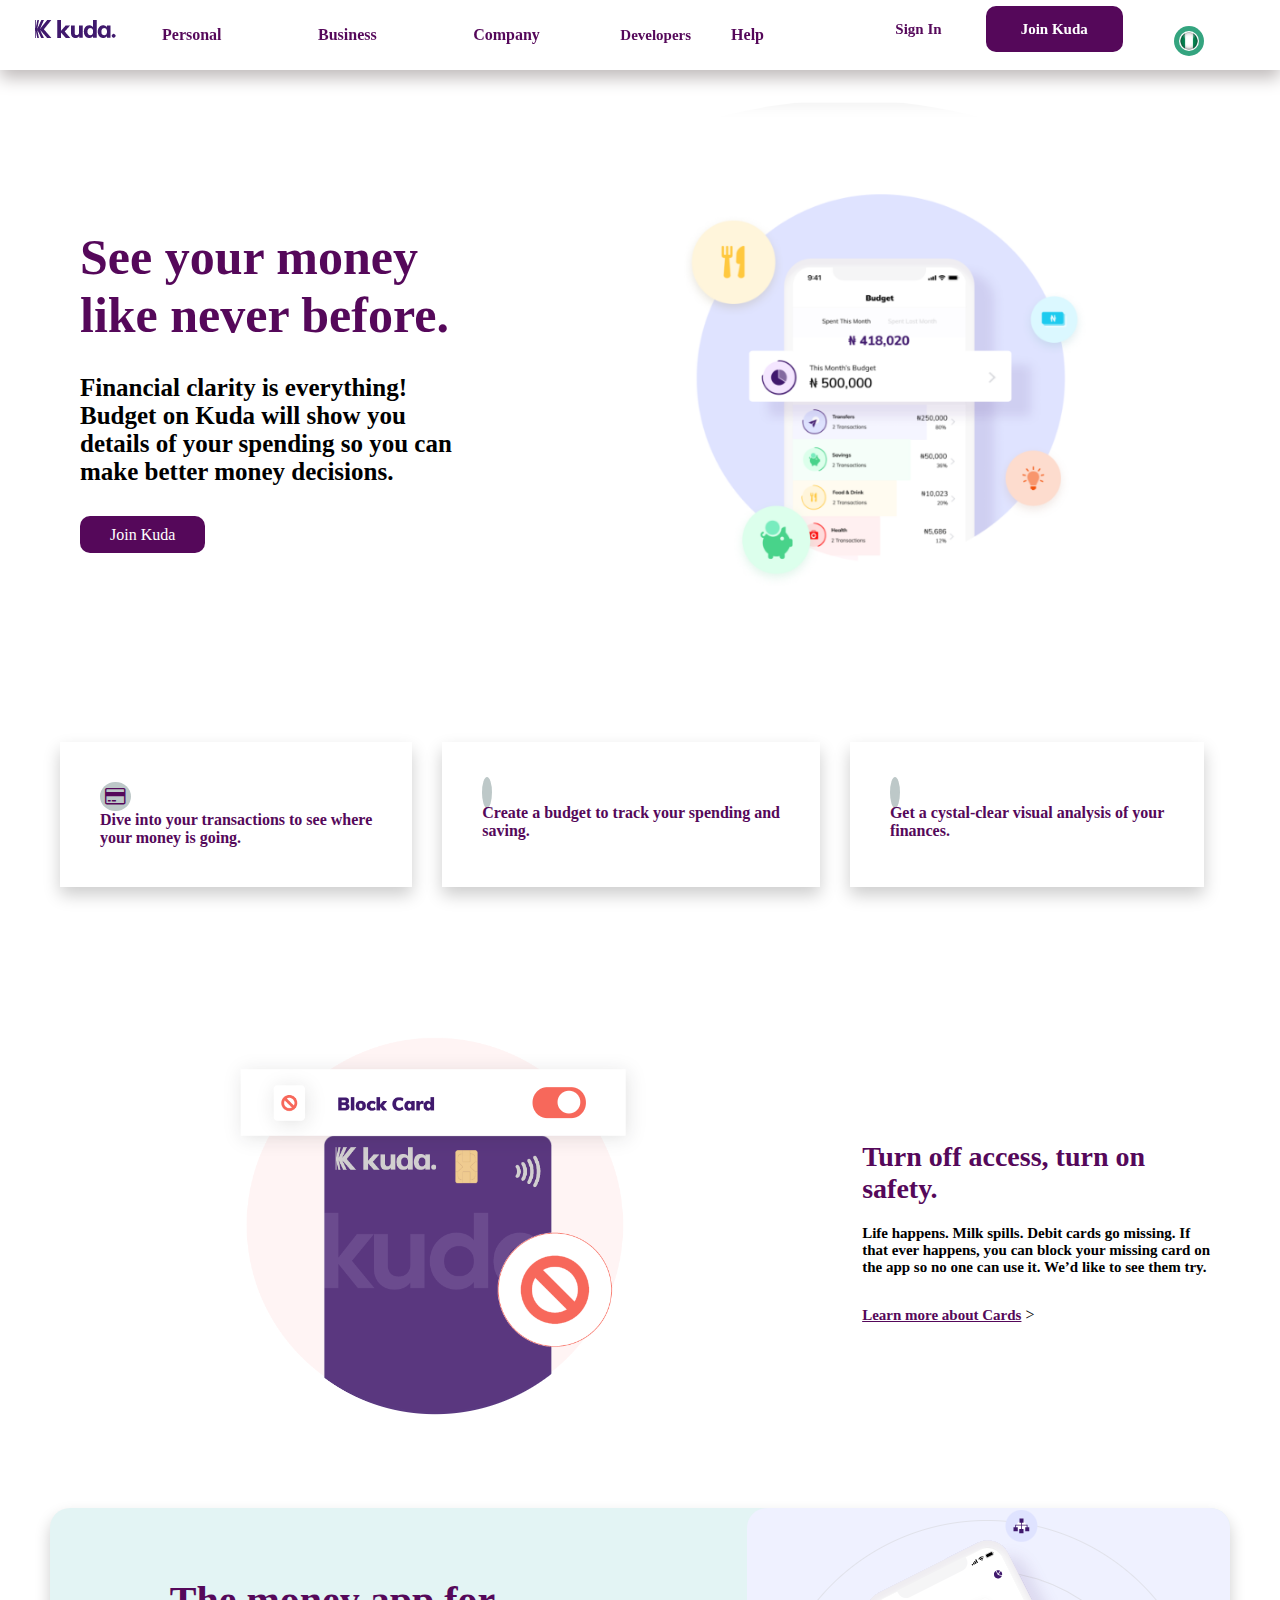
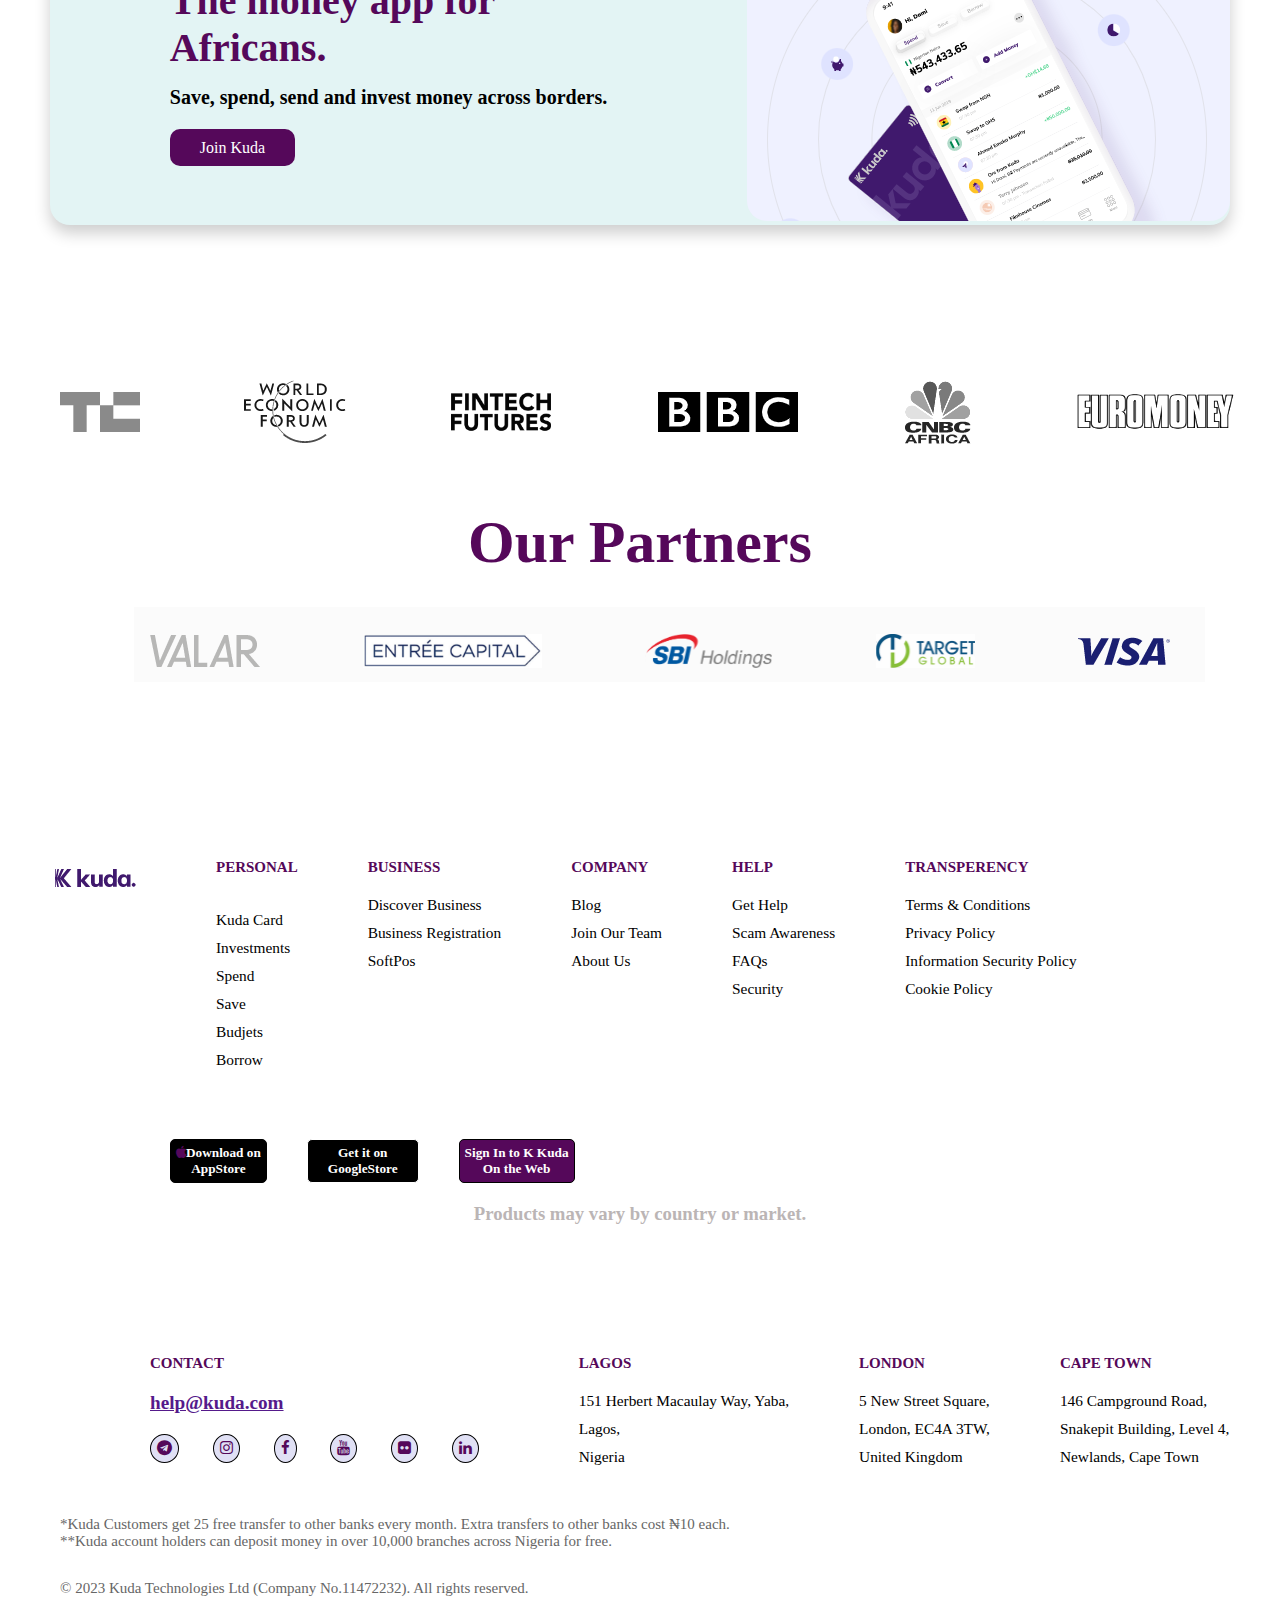
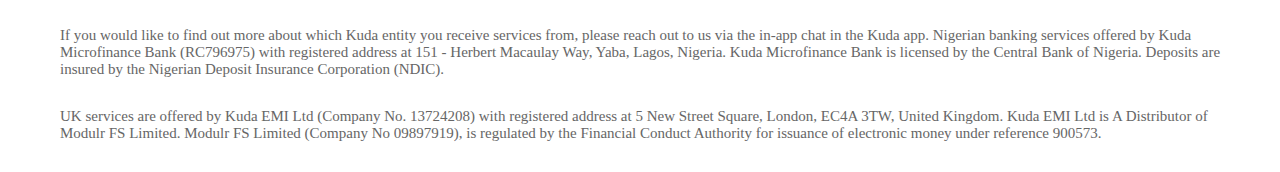
<file: layout/budget.html>
<!DOCTYPE html>
<html lang="en">
<head>
    <meta charset="UTF-8">
    <meta http-equiv="X-UA-Compatible" content="IE=edge">
    <meta name="viewport" content="width=device-width, initial-scale=1.0">
    <link rel="shortcut icon" href="../image/fav.png" type="image/x-icon">
    <link rel="stylesheet" href="../css/main.css">
    <link rel="stylesheet" href="https://use.fontawesome.com/releases/v5.8.1/css/all.css" integrity="sha384-50oBUHEmvpQ+1lW4y57PTFmhCaXp0ML5d60M1M7uH2+nqUivzIebhndOJK28anvf" crossorigin="anonymous">
    <link rel="stylesheet" href="https://cdnjs.cloudflare.com/ajax/libs/font-awesome/4.7.0/css/font-awesome.min.css">
    <title>Budject|Kuda|The Money App For Africans</title>
</head>
<body>
    <div class="container">
        <div class="header">
        <div class="logo">
           <a href=""><img src="../image/klogo.png" alt=""></a> 
        </div>
        <div class="link">
            <div class="dropdown">
                <button class="dropbtn">Personal  <i class="fas fa-caret-down"></i></button>
                <div class="dropdown-content">
                
                  <a href="card.html"><i class="fa fa-credit-card"></i> Kuda Card</a>
                  <a href="invest.html"><i class="fa fa-bar-chart"></i> Investments</a>
                  <a href="spend.html"><i class="fa fa-telegram"></i> Spend</a>
                  <a href="save.html"><i class="	fas fa-dharmachakra"></i> Save</a>
                 <a href="budget.html"><i class="	fas fa-chart-pie"></i> Budjets</a>
                <a href="borrow.html"><i class="fa fa-money fa_custom"></i> Borrow</a>
                </div>
              </div>
              <div class="dropdown">
                <button class="dropbtn">Business <i class="fas fa-caret-down"></i></button>
                <div class="dropdown-content">
                  <a href="dbusinesss.html"><i class="fa fa-home"></i> Discover Business</a>
                  <a href="bregistration.html"><i class="fas fa-door-closed"></i> Business Registration</a>
                  <a href="spos.html"><i class="	fa fa-paypal"></i> SoftPos</a>
                  
                  </div>
                </div>
                <div class="dropdown">
                    <button class="dropbtn">Company <i class="fas fa-caret-down"></i></button>
                    <div class="dropdown-content">
                      <a href="#">Blog</a>
                      <a href="#">Join Our Team</a>
                      <a href="#">About Us</a>
                      
                      </div>
                    </div>
            <a href="https://developer.kuda.com/" class="dev">Developers</a>
            <div class="dropdown">
                <button class="dropbtn">Help <i class="fas fa-caret-down"></i></button>
                <div class="dropdown-content">
                  <a href="#">Get Help</a>
                  <a href="#">Scam Awareness</a>
                  <a href="#">FAQs</a>
                  <a href="">Security</a>
                  
                  </div>
                </div>
            
        </div>
        <div class="enter">
            <a href="../forms/signin.html" class="sign">Sign In</a>
            <a href="../forms/join.html" class="join">Join Kuda</a>
        </div>
       
        <div class="image">
            <div class="dropdown">
                <button class="dropbtn"><img src="../image/naija.jpeg" alt=""></button>
                <div class="dropdown-content">
                    <div class="div1">
                    <p><a href=""><i class="fa fa-close" id="close"></i></a></p>
                    <img src="../image/naija.jpeg" alt=""> <h3>Nigeria Site</h3>
                    </div>
                  </div>
        </div>
    </div>
</div>
    <div class="container1">
        <div class="content">
            <h1>See your money like never before.</h1>
            <h3>Financial clarity is everything! Budget on Kuda will show you details of your spending so you can make better money decisions.</h3>
                <div class="btn"> <a href="" class="">Join Kuda</a></div>

        </div>
        <div class="image">
            <img src="../image/budjects.png" alt="">
        </div>
    </div>

    <div class="container2">
        <div id="div1" class="divc3">
            <i class="fa fa-credit-card"></i><br>
            <h4>Dive into your transactions to see where <br> your money is going.</h4>
        </div>
        <div id="div2" class="divc3">
            <i class="fas fa-chart-pie"></i>
            <br><h4>
                Create a budget to track your spending and <br> saving.</h4>
        </div>
        <div id="div3" class="divc3">
            <i class="fas fa-network-wired"></i><br>
            <h4>Get a cystal-clear visual analysis of your <br> finances.</h4>
        </div>
        </div>
            
        <div class="container3">
            <div class="image">
                <img src="../image/kuda6.png" alt="">
            </div>
            <div class="content">
                <h1>Turn off access, turn on <br> safety.</h1>
                    <h3>Life happens. Milk spills. Debit cards go missing. If <br> that ever happens, you can block your missing card on <br> the app so no one can use it. We’d like to see them try.</h3>
                    <a href=""> Learn more about Cards</a><span> > </span>
                </div>
           </div>
            <div class="container4">
                    <div class="content">
                        <h1>The money app for <br> Africans.</h1>
                        <h4>Save, spend, send and invest money across borders.</h4>
                        <div class="btn"> <a href="" class="">Join Kuda</a></div>
                    </div>
                    <div class="image">
                        <img src="../image/moa2.png" alt="">
                    </div>
                </div>
                <div class="container6">
                    <div class="img">
                        <img src="../image/img1.png" alt="">
                    </div>
                    <div class="content">
                        <h1>Our Partners</h1>
                    </div>
                    <div class="img" id="im2">
                        <img src="../image/img2.png" alt="">
                    </div>
                </div>
                
                    <div class="footer">
                        <div class="logo">
                            <a href=""><img src="../image/klogo.png" alt=""></a> 
                         </div>
                        <div class="help">
                            <h1>Personal</h1><br>
                            <ul>
                                <a href="#"><li> Kuda Card</li></a>
                                <a href="#"><li>Investments</li></a>
                                <a href="#"><li>Spend</li></a>
                                <a><li>Save</li></a>
                               <a><li>Budjets</li></a>
                              <a><li>Borrow</li></a>
                            </ul>
                
                        </div>
                        <div class="about">
                            <h1>Business</h1>
                            <ul>
                                <a href="#"><li> Discover Business</li></a>
                                <a href="#"><li>Business Registration</li></a>
                                <a href="#"><li>SoftPos</li></a>
                            </ul>
                
                        </div>
                        <div class="money">
                            <h1>Company</h1>
                            <ul>
                                <a href="#"><li> Blog</li></a>
                                <a href="#"><li>Join Our Team</li></a>
                                <a href="#"><li>About Us</li></a>
                        </ul>
                
                        </div>
                        <div class="international" >
                            <h1>Help</h1>
                            <ul>
                                <a href="#"><li> Get Help</li></a>
                                <a href="#"><li>Scam Awareness</li></a>
                                <a href="#"><li>FAQs</li></a>
                                <a href=""><li>Security</li></a>
                                </ul>
                            </div>
                            <div class="international" >
                                <h1>Transperency</h1>
                                <ul>
                                    <a href="#"><li> Terms & Conditions</li></a>
                                    <a href="#"><li>Privacy Policy</li></a>
                                    <a href="#"><li>Information Security Policy</li></a>
                                    <a href=""><li>Cookie Policy</li></a>
                                    </ul>
                                </div>
                                </div>
                                <div style="display:flex;padding-left:150px;">
                                
                                <h5 style="border: 1px solid black;margin:20px;border-radius:5px;text-align:center ;background-color:black;padding:5px;"><a href="" style="color:white;"><i class="fa fa-apple" ></i>Download on <br>AppStore</a></h5>
                                    <h5 style="border: 1px solid white;margin:20px;border-radius:5px;text-align:center;background-color:black;padding:5px 20px;"><a href="" style="color:white;"><i class="fab fa-google-play" ></i>Get it on <br>GoogleStore</a></h5>
                                    <h5 style="border: 1px solid black;margin:20px;border-radius:5px;text-align:center ;background-color: rgb(85, 8, 90);padding:5px;"><a href="" style="color:white;"><i class="fas fa-fire-alt" ></i>Sign In to K Kuda<br>On the Web</a></h5>
                                 </div>
                                    <h3 style="color: #bbb5b5;text-align:center;padding-bottom:30px">Products may vary by country or market.</h3>
                    <div class="footer" id="location">
                        <div class="social">
                            <h1>Contact</h1>
                            <h2><a href="">help@kuda.com</a></h2>
                           <h3>
                            <a href="telegram.com"><i class="fa fa-telegram"></i></a> 
                            <a href="instagram.com"><i class="fa fa-instagram"></i></a></i>
                            <a href="facebook.com"><i class="fa fa-facebook"></i></a>
                        <a href="youtube.com"><i class="fa fa-youtube"></i></a>
                        <a href="flickr.com"><i class="fa fa-flickr "></i></a>
                        <a href="linkedlin.com"><i class="fa fa-linkedin"></i></a></h3>
                     </div>
                     <div class="state">
                        <h1>Lagos</h1>
                        <ul>
                            <a href=""><li>151 Herbert Macaulay Way, Yaba,</li></a>
                            <a href=""><li>Lagos,</li></a>
                            <a href=""><li>Nigeria</li></a>
                        </ul>
                     </div>
                     <div class="state">
                        <h1>London</h1>
                        <ul>
                            <a href=""><li>5 New Street Square,</li></a>
                            <a href=""><li>London, EC4A 3TW,</li></a>
                            <a href=""><li>United Kingdom</li></a>
                        </ul>
                     </div>
                     <div class="state">
                        <h1>Cape Town</h1>
                        <ul>
                            <a href=""><li>146 Campground Road,</li></a>
                            <a href=""><li>Snakepit Building, Level 4,</li></a>
                            <a href=""><li>Newlands, Cape Town</li></a>
                        </ul>
                     </div></div>
                     <div class="footercomment">
                        <p>
                            *Kuda Customers get 25 free transfer to other banks every month. Extra transfers to other banks cost ₦10 each. <br>
**Kuda account holders can deposit money in over 10,000 branches across Nigeria for free. </p>

<p>© 2023 Kuda Technologies Ltd (Company No.11472232). All rights reserved. </p>

<p>If you would like to find out more about which Kuda entity you receive services from, please reach out to us via the in-app chat in the Kuda app. Nigerian banking services offered by Kuda <br> Microfinance Bank (RC796975) with registered address at 151 - Herbert Macaulay Way, Yaba, Lagos, Nigeria. Kuda Microfinance Bank is licensed by the Central Bank of Nigeria. Deposits are <br> insured by the Nigerian Deposit Insurance Corporation (NDIC). </p>

<p>UK services are offered by Kuda EMI Ltd (Company No. 13724208) with registered address at 5 New Street Square, London, EC4A 3TW, United Kingdom. Kuda EMI Ltd is A Distributor of <br> Modulr FS Limited. Modulr FS Limited (Company No 09897919), is regulated by the Financial Conduct Authority for issuance of electronic money under reference 900573. <br>
                       
                     </div>
        </div>
</body>
</html>
</file>
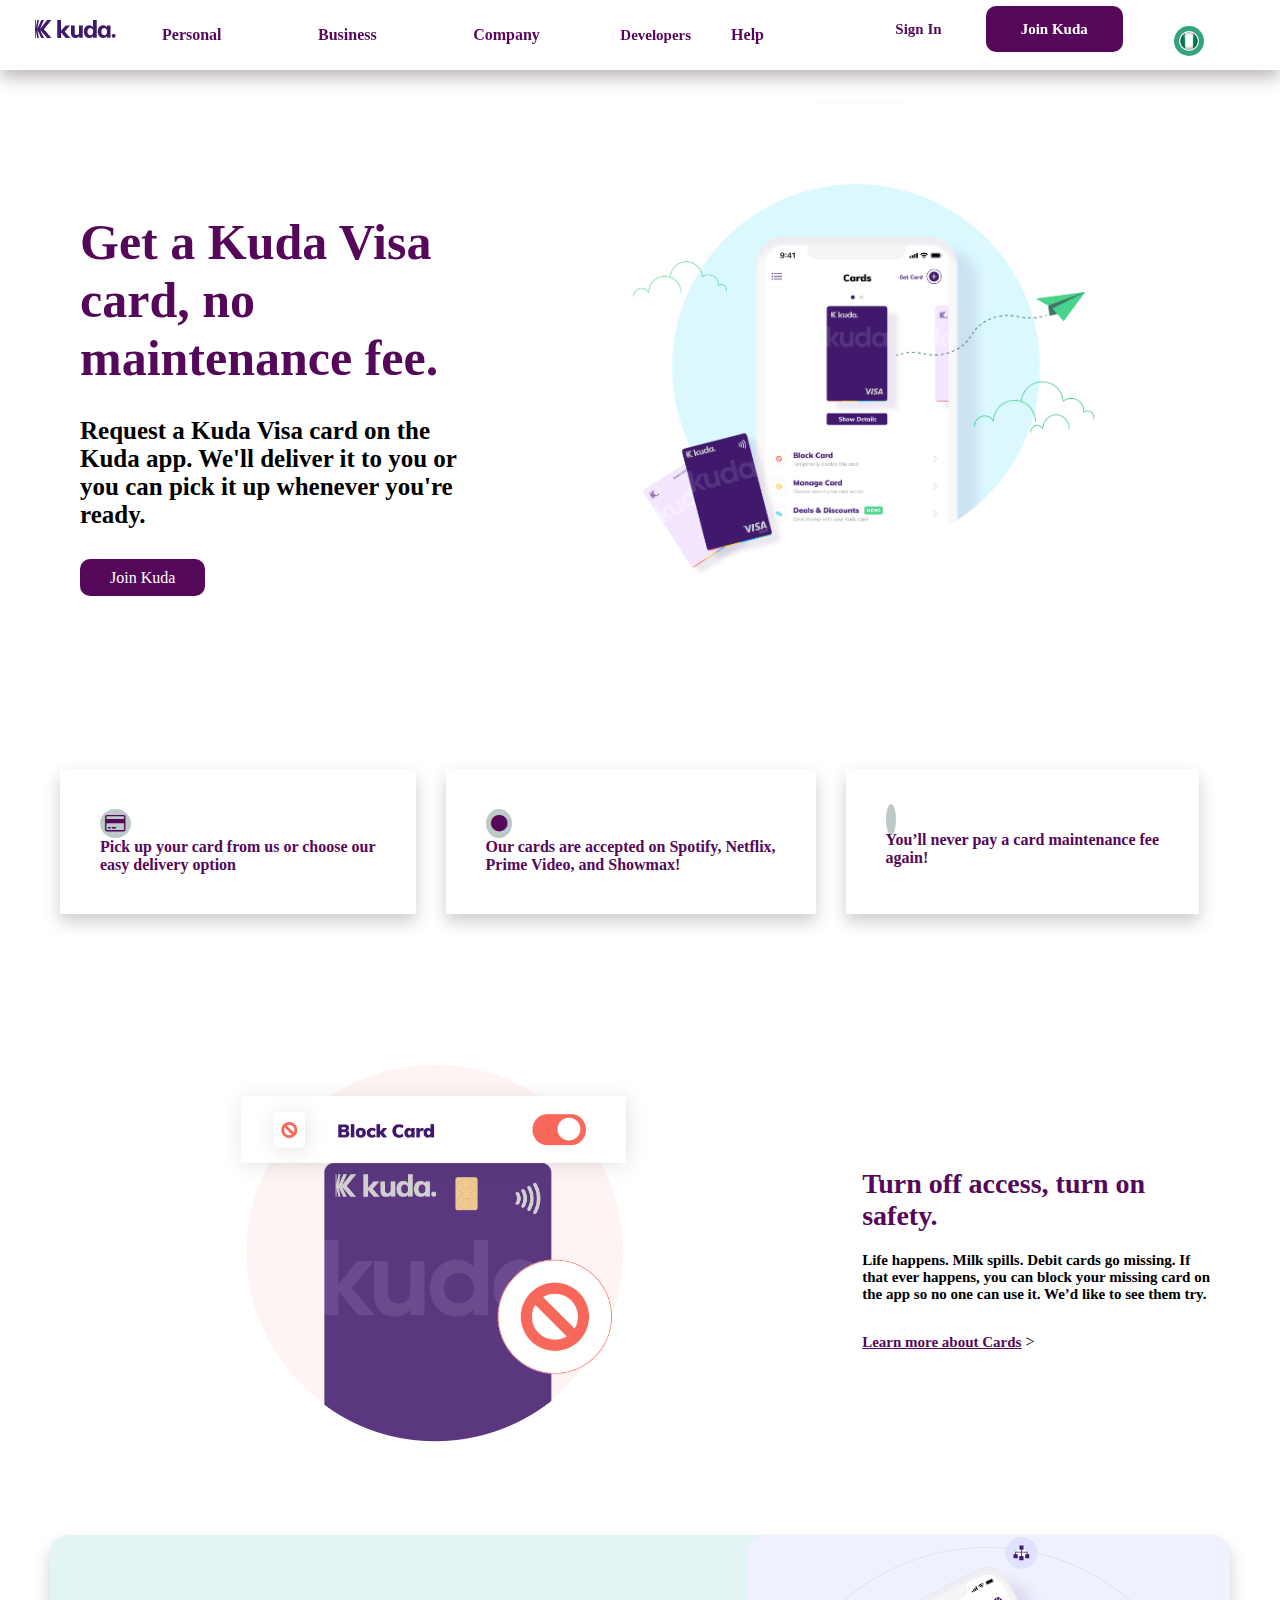
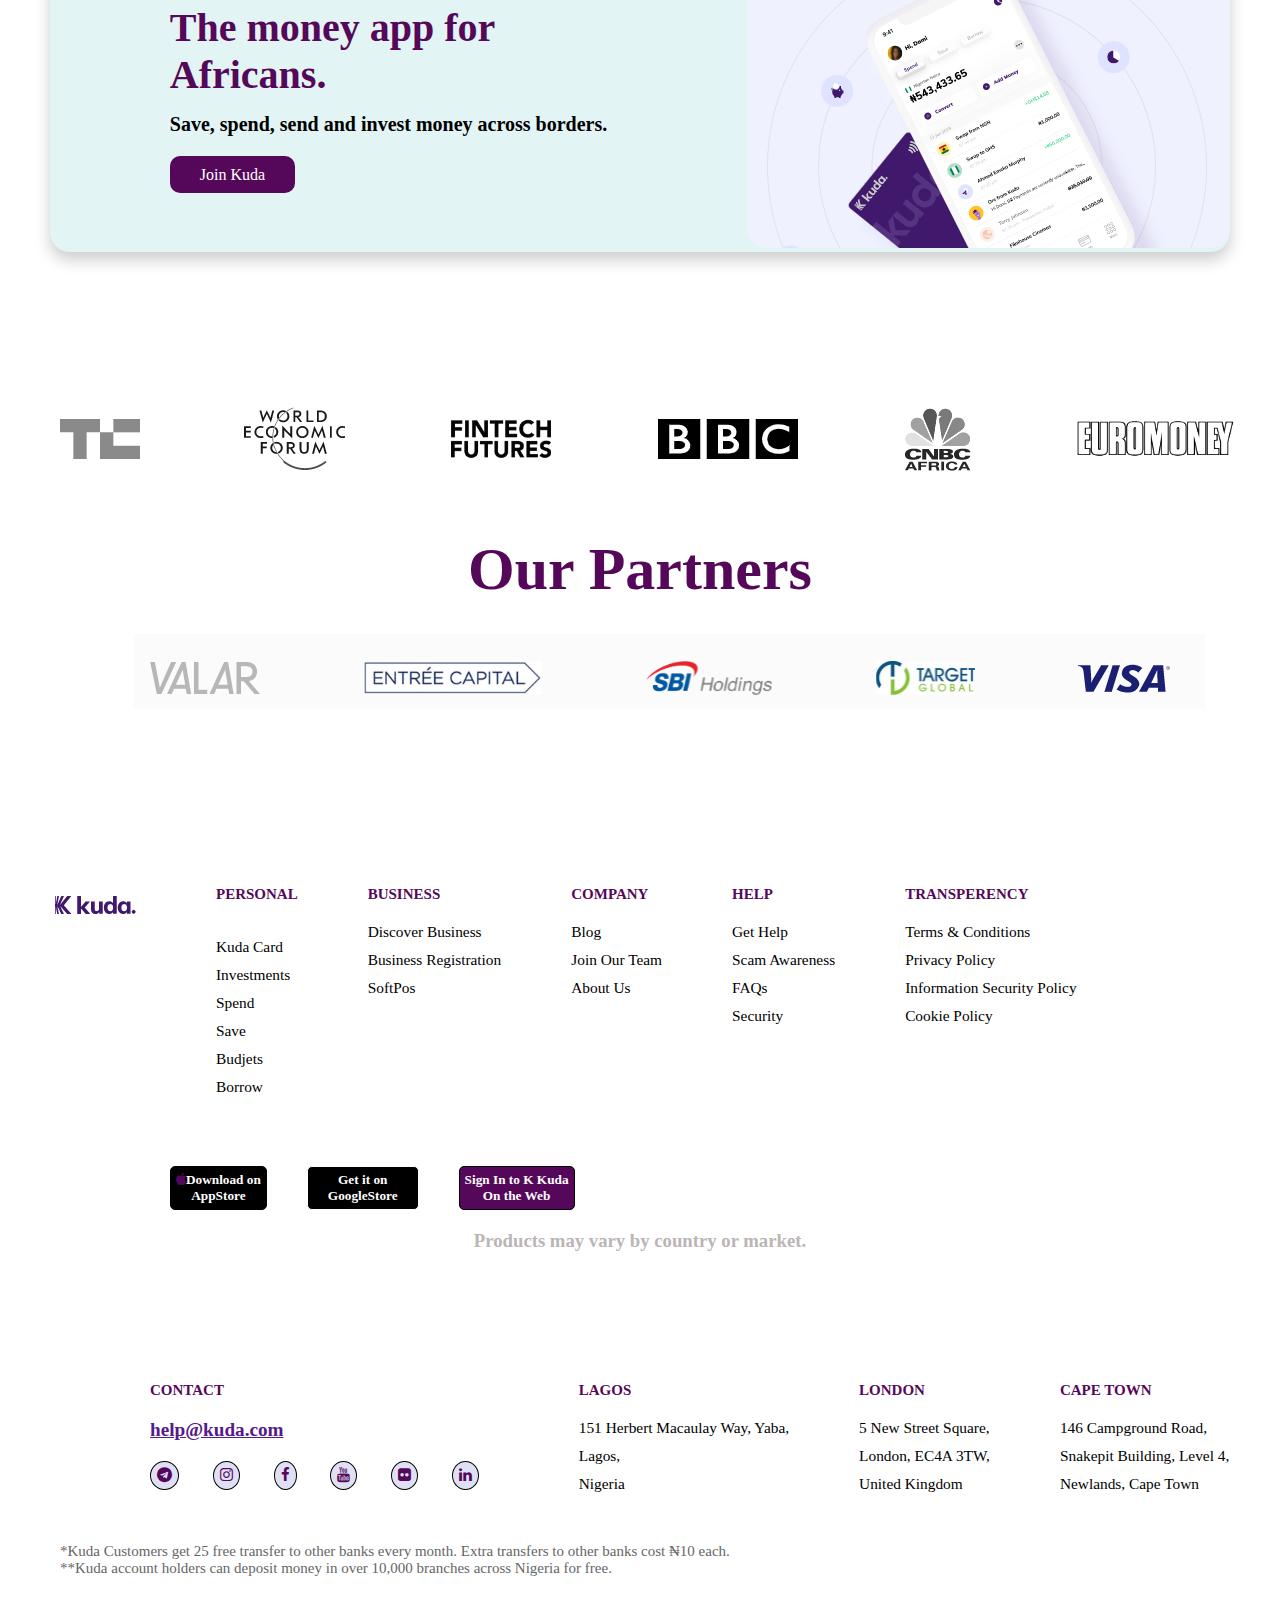
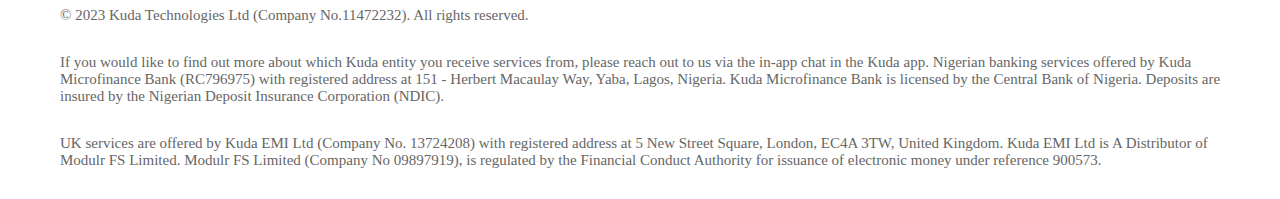
<file: layout/card.html>
<!DOCTYPE html>
<html lang="en">
<head>
    <meta charset="UTF-8">
    <meta http-equiv="X-UA-Compatible" content="IE=edge">
    <meta name="viewport" content="width=device-width, initial-scale=1.0">
    <link rel="shortcut icon" href="../image/fav.png" type="image/x-icon">
    <link rel="stylesheet" href="../css/main.css">
    <link rel="stylesheet" href="https://use.fontawesome.com/releases/v5.8.1/css/all.css" integrity="sha384-50oBUHEmvpQ+1lW4y57PTFmhCaXp0ML5d60M1M7uH2+nqUivzIebhndOJK28anvf" crossorigin="anonymous">
    <link rel="stylesheet" href="https://cdnjs.cloudflare.com/ajax/libs/font-awesome/4.7.0/css/font-awesome.min.css">
    <title>Card|Kuda|The Money App For Africans</title>
</head>
<body>
    <div class="container">
        <div class="header">
        <div class="logo">
           <a href=""><img src="../image/klogo.png" alt=""></a> 
        </div>
        <div class="link">
            <div class="dropdown">
                <button class="dropbtn">Personal  <i class="fas fa-caret-down"></i></button>
                <div class="dropdown-content">
                
                  <a href="card.html"><i class="fa fa-credit-card"></i> Kuda Card</a>
                  <a href="invest.html"><i class="fa fa-bar-chart"></i> Investments</a>
                  <a href="spend.html"><i class="fa fa-telegram"></i> Spend</a>
                  <a href="save.html"><i class="	fas fa-dharmachakra"></i> Save</a>
                 <a href="budget.html"><i class="	fas fa-chart-pie"></i> Budjets</a>
                <a href="borrow.html"><i class="fa fa-money fa_custom"></i> Borrow</a>
                </div>
              </div>
              <div class="dropdown">
                <button class="dropbtn">Business <i class="fas fa-caret-down"></i></button>
                <div class="dropdown-content">
                  <a href="dbusinesss.html"><i class="fa fa-home"></i> Discover Business</a>
                  <a href="bregistration.html"><i class="fas fa-door-closed"></i> Business Registration</a>
                  <a href="spos.html"><i class="	fa fa-paypal"></i> SoftPos</a>
                  
                  </div>
                </div>
                <div class="dropdown">
                    <button class="dropbtn">Company <i class="fas fa-caret-down"></i></button>
                    <div class="dropdown-content">
                      <a href="#">Blog</a>
                      <a href="#">Join Our Team</a>
                      <a href="#">About Us</a>
                      
                      </div>
                    </div>
            <a href="https://developer.kuda.com/" class="dev">Developers</a>
            <div class="dropdown">
                <button class="dropbtn">Help <i class="fas fa-caret-down"></i></button>
                <div class="dropdown-content">
                  <a href="#">Get Help</a>
                  <a href="#">Scam Awareness</a>
                  <a href="#">FAQs</a>
                  <a href="">Security</a>
                  
                  </div>
                </div>
            
        </div>
        <div class="enter">
            <a href="../forms/signin.html" class="sign">Sign In</a>
            <a href="../forms/join.html" class="join">Join Kuda</a>
        </div>
       
        <div class="image">
            <div class="dropdown">
                <button class="dropbtn"><img src="../image/naija.jpeg" alt=""></button>
                <div class="dropdown-content">
                    <div class="div1">
                    <p><a href=""><i class="fa fa-close" id="close"></i></a></p>
                    <img src="../image/naija.jpeg" alt=""> <h3>Nigeria Site</h3>
                    </div>
                  </div>
        </div>
    </div>
</div>
    <div class="container1">
        <div class="content">
            <h1>Get a Kuda Visa card, no maintenance fee.</h1>
            <h3>Request a Kuda Visa card on the Kuda app. We'll deliver it to you or you can pick it up whenever you're ready.</h3>
                <div class="btn"> <a href="" class="">Join Kuda</a></div>

        </div>
        <div class="image">
            <img src="../image/card.png" alt="">
        </div>
    </div>

    <div class="container2">
        <div id="div1" class="divc3">
            <i class="fa fa-credit-card"></i><br>
            <h4>Pick up your card from us or choose our <br> easy delivery option</h4>
        </div>
        <div id="div2" class="divc3">
            <i class="fa fa-circle"></i>
            <br><h4>Our cards are accepted on Spotify, Netflix, <br> Prime Video, and Showmax!</h4>
        </div>
        <div id="div3" class="divc3">
            <i class="fas fa-network-wired"></i><br>
            <h4>You’ll never pay a card maintenance fee <br> again!</h4>
        </div>
        </div>
            
        <div class="container3">
            <div class="image">
                <img src="../image/kuda6.png" alt="">
            </div>
            <div class="content">
                <h1>Turn off access, turn on <br> safety.</h1>
                    <h3>Life happens. Milk spills. Debit cards go missing. If <br> that ever happens, you can block your missing card on <br> the app so no one can use it. We’d like to see them try.</h3>
                    <a href=""> Learn more about Cards</a><span> > </span>
                </div>
           </div>
            <div class="container4">
                    <div class="content">
                        <h1>The money app for <br> Africans.</h1>
                        <h4>Save, spend, send and invest money across borders.</h4>
                        <div class="btn"> <a href="" class="">Join Kuda</a></div>
                    </div>
                    <div class="image">
                        <img src="../image/moa2.png" alt="">
                    </div>
                </div>
                <div class="container6">
                    <div class="img">
                        <img src="../image/img1.png" alt="">
                    </div>
                    <div class="content">
                        <h1>Our Partners</h1>
                    </div>
                    <div class="img" id="im2">
                        <img src="../image/img2.png" alt="">
                    </div>
                </div>
                
                    <div class="footer">
                        <div class="logo">
                            <a href=""><img src="../image/klogo.png" alt=""></a> 
                         </div>
                        <div class="help">
                            <h1>Personal</h1><br>
                            <ul>
                                <a href="#"><li> Kuda Card</li></a>
                                <a href="#"><li>Investments</li></a>
                                <a href="#"><li>Spend</li></a>
                                <a><li>Save</li></a>
                               <a><li>Budjets</li></a>
                              <a><li>Borrow</li></a>
                            </ul>
                
                        </div>
                        <div class="about">
                            <h1>Business</h1>
                            <ul>
                                <a href="#"><li> Discover Business</li></a>
                                <a href="#"><li>Business Registration</li></a>
                                <a href="#"><li>SoftPos</li></a>
                            </ul>
                
                        </div>
                        <div class="money">
                            <h1>Company</h1>
                            <ul>
                                <a href="#"><li> Blog</li></a>
                                <a href="#"><li>Join Our Team</li></a>
                                <a href="#"><li>About Us</li></a>
                        </ul>
                
                        </div>
                        <div class="international" >
                            <h1>Help</h1>
                            <ul>
                                <a href="#"><li> Get Help</li></a>
                                <a href="#"><li>Scam Awareness</li></a>
                                <a href="#"><li>FAQs</li></a>
                                <a href=""><li>Security</li></a>
                                </ul>
                            </div>
                            <div class="international" >
                                <h1>Transperency</h1>
                                <ul>
                                    <a href="#"><li> Terms & Conditions</li></a>
                                    <a href="#"><li>Privacy Policy</li></a>
                                    <a href="#"><li>Information Security Policy</li></a>
                                    <a href=""><li>Cookie Policy</li></a>
                                    </ul>
                                </div>
                                </div>
                                <div style="display:flex;padding-left:150px;">
                                
                                <h5 style="border: 1px solid black;margin:20px;border-radius:5px;text-align:center ;background-color:black;padding:5px;"><a href="" style="color:white;"><i class="fa fa-apple" ></i>Download on <br>AppStore</a></h5>
                                    <h5 style="border: 1px solid white;margin:20px;border-radius:5px;text-align:center;background-color:black;padding:5px 20px;"><a href="" style="color:white;"><i class="fab fa-google-play" ></i>Get it on <br>GoogleStore</a></h5>
                                    <h5 style="border: 1px solid black;margin:20px;border-radius:5px;text-align:center ;background-color: rgb(85, 8, 90);padding:5px;"><a href="" style="color:white;"><i class="fas fa-fire-alt" ></i>Sign In to K Kuda<br>On the Web</a></h5>
                                 </div>
                                    <h3 style="color: #bbb5b5;text-align:center;padding-bottom:30px">Products may vary by country or market.</h3>
                    <div class="footer" id="location">
                        <div class="social">
                            <h1>Contact</h1>
                            <h2><a href="">help@kuda.com</a></h2>
                           <h3>
                            <a href="telegram.com"><i class="fa fa-telegram"></i></a> 
                            <a href="instagram.com"><i class="fa fa-instagram"></i></a></i>
                            <a href="facebook.com"><i class="fa fa-facebook"></i></a>
                        <a href="youtube.com"><i class="fa fa-youtube"></i></a>
                        <a href="flickr.com"><i class="fa fa-flickr "></i></a>
                        <a href="linkedlin.com"><i class="fa fa-linkedin"></i></a></h3>
                     </div>
                     <div class="state">
                        <h1>Lagos</h1>
                        <ul>
                            <a href=""><li>151 Herbert Macaulay Way, Yaba,</li></a>
                            <a href=""><li>Lagos,</li></a>
                            <a href=""><li>Nigeria</li></a>
                        </ul>
                     </div>
                     <div class="state">
                        <h1>London</h1>
                        <ul>
                            <a href=""><li>5 New Street Square,</li></a>
                            <a href=""><li>London, EC4A 3TW,</li></a>
                            <a href=""><li>United Kingdom</li></a>
                        </ul>
                     </div>
                     <div class="state">
                        <h1>Cape Town</h1>
                        <ul>
                            <a href=""><li>146 Campground Road,</li></a>
                            <a href=""><li>Snakepit Building, Level 4,</li></a>
                            <a href=""><li>Newlands, Cape Town</li></a>
                        </ul>
                     </div></div>
                     <div class="footercomment">
                        <p>
                            *Kuda Customers get 25 free transfer to other banks every month. Extra transfers to other banks cost ₦10 each. <br>
**Kuda account holders can deposit money in over 10,000 branches across Nigeria for free. </p>

<p>© 2023 Kuda Technologies Ltd (Company No.11472232). All rights reserved. </p>

<p>If you would like to find out more about which Kuda entity you receive services from, please reach out to us via the in-app chat in the Kuda app. Nigerian banking services offered by Kuda <br> Microfinance Bank (RC796975) with registered address at 151 - Herbert Macaulay Way, Yaba, Lagos, Nigeria. Kuda Microfinance Bank is licensed by the Central Bank of Nigeria. Deposits are <br> insured by the Nigerian Deposit Insurance Corporation (NDIC). </p>

<p>UK services are offered by Kuda EMI Ltd (Company No. 13724208) with registered address at 5 New Street Square, London, EC4A 3TW, United Kingdom. Kuda EMI Ltd is A Distributor of <br> Modulr FS Limited. Modulr FS Limited (Company No 09897919), is regulated by the Financial Conduct Authority for issuance of electronic money under reference 900573. <br>
                       
                     </div>
        </div>
</body>
</html>
</file>
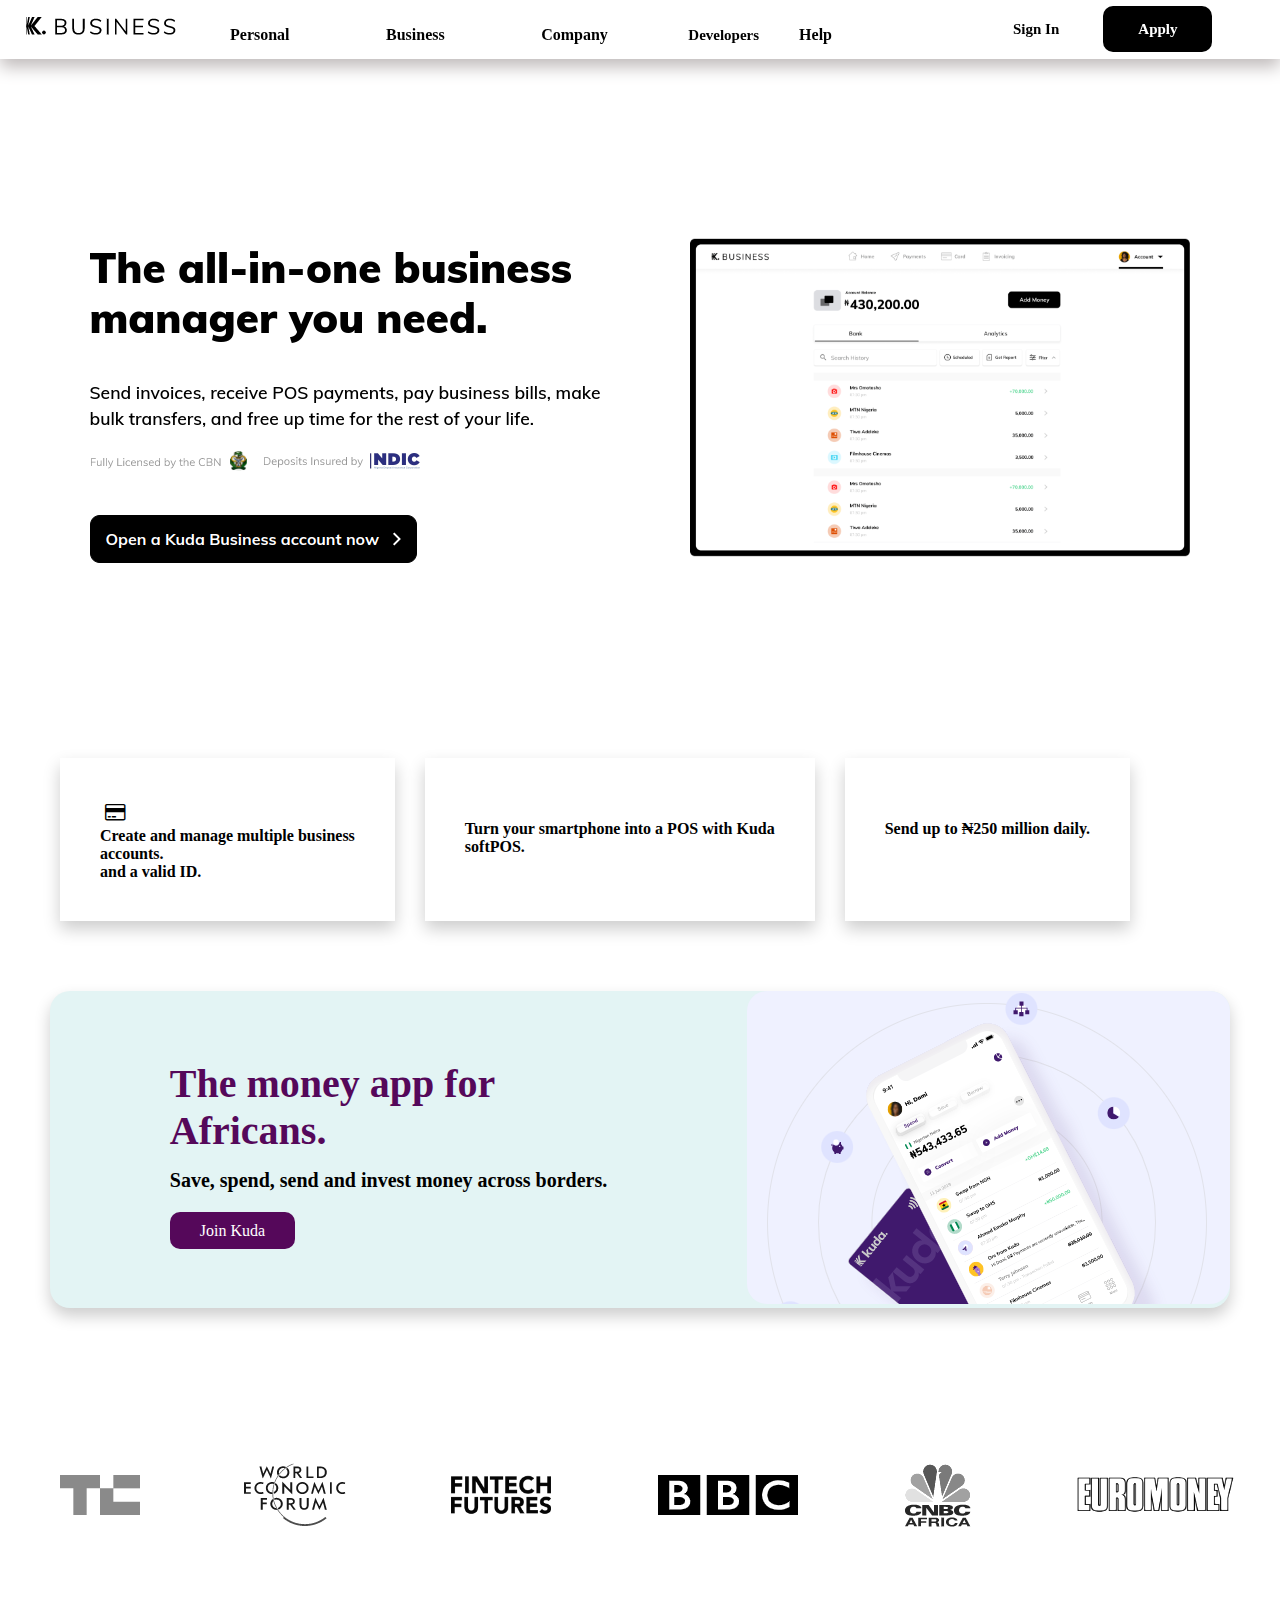
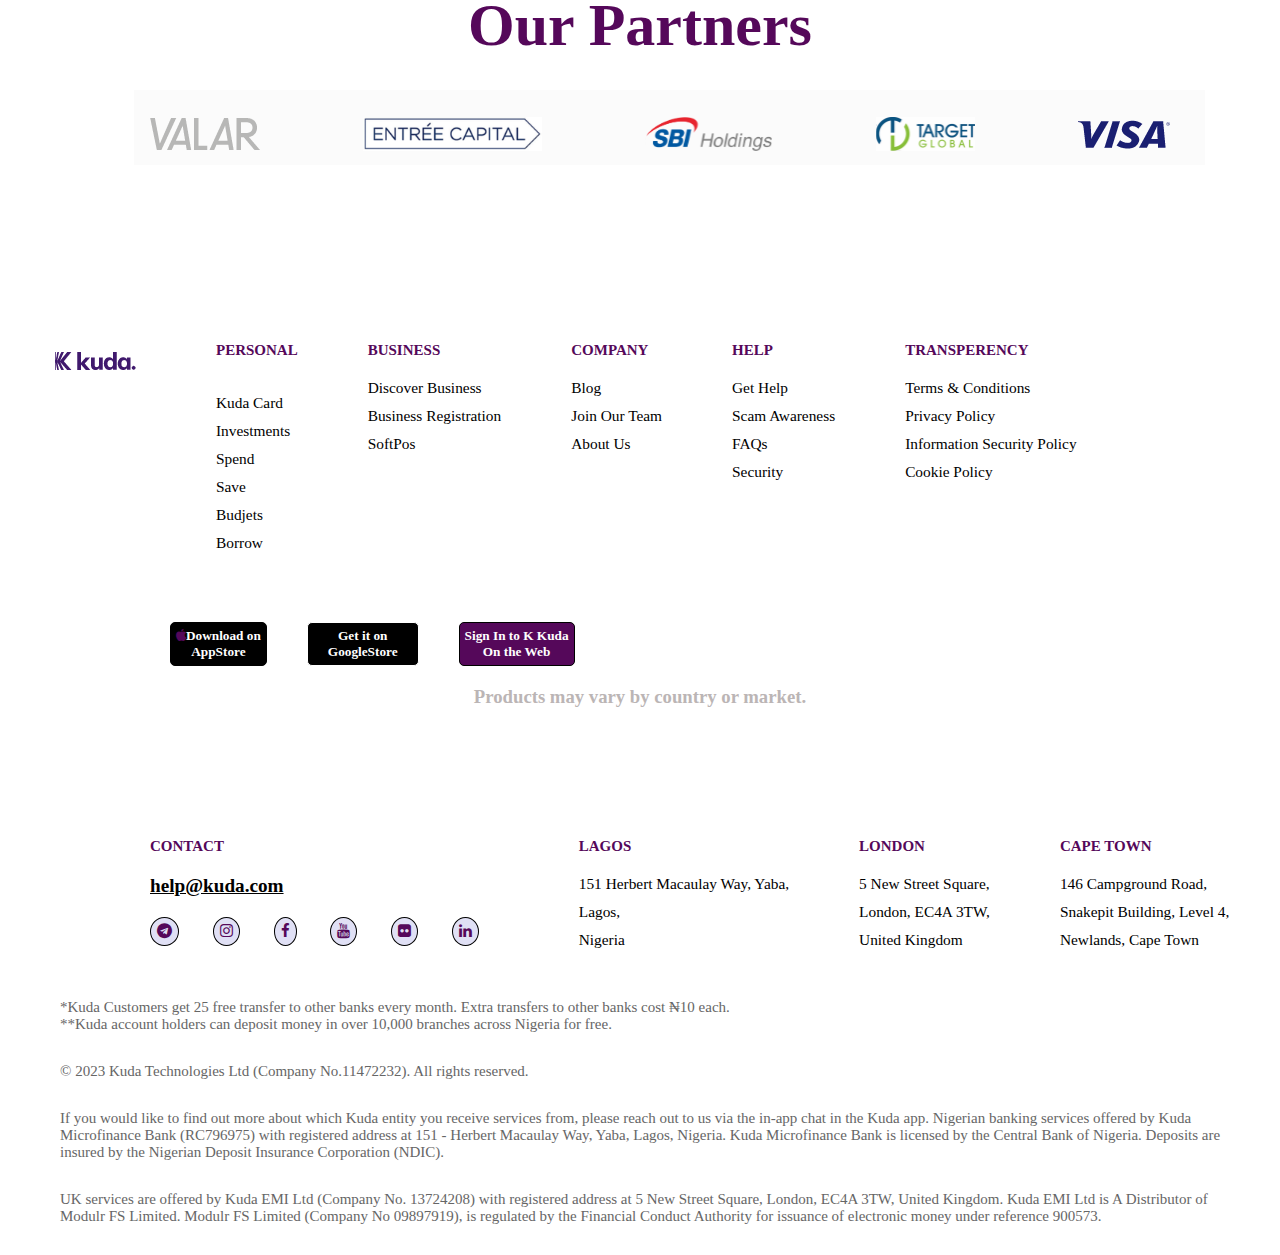
<file: layout/dbusinesss.html>
<!DOCTYPE html>
<html lang="en">
<head>
    <meta charset="UTF-8">
    <meta http-equiv="X-UA-Compatible" content="IE=edge">
    <meta name="viewport" content="width=device-width, initial-scale=1.0">
    <link rel="shortcut icon" href="../image/fav.png" type="image/x-icon">
    <link rel="stylesheet" href="../css/main.css">
    <link rel="stylesheet" href="../css/business.css">
    <link rel="stylesheet" href="https://use.fontawesome.com/releases/v5.8.1/css/all.css" integrity="sha384-50oBUHEmvpQ+1lW4y57PTFmhCaXp0ML5d60M1M7uH2+nqUivzIebhndOJK28anvf" crossorigin="anonymous">
    <link rel="stylesheet" href="https://cdnjs.cloudflare.com/ajax/libs/font-awesome/4.7.0/css/font-awesome.min.css">
    <title>Smarter Business|Kuda|The Money App For Africans</title>
</head>
<body>
    <div class="business">
    <div class="container">
        <div class="header">
        <div class="logo">
           <a href=""><img src="../image/blogo.png" alt=""></a> 
        </div>
        <div class="link">
            <div class="dropdown">
                <button class="dropbtn">Personal  <i class="fas fa-caret-down"></i></button>
                <div class="dropdown-content">
                
                  <a href="card.html"><i class="fa fa-credit-card"></i> Kuda Card</a>
                  <a href="invest.html"><i class="fa fa-bar-chart"></i> Investments</a>
                  <a href="spend.html"><i class="fa fa-telegram"></i> Spend</a>
                  <a href="save.html"><i class="	fas fa-dharmachakra"></i> Save</a>
                 <a href="budget.html"><i class="	fas fa-chart-pie"></i> Budjets</a>
                <a href="borrow.html"><i class="fa fa-money fa_custom"></i> Borrow</a>
                </div>
              </div>
              <div class="dropdown">
                <button class="dropbtn">Business <i class="fas fa-caret-down"></i></button>
                <div class="dropdown-content">
                  <a href="dbusinesss.html"><i class="fa fa-home"></i> Discover Business</a>
                  <a href="bregistration.html"><i class="fas fa-door-closed"></i> Business Registration</a>
                  <a href="spos.html"><i class="	fa fa-paypal"></i> SoftPos</a>
                  
                  </div>
                </div>
                <div class="dropdown">
                    <button class="dropbtn">Company <i class="fas fa-caret-down"></i></button>
                    <div class="dropdown-content">
                      <a href="#">Blog</a>
                      <a href="#">Join Our Team</a>
                      <a href="#">About Us</a>
                      
                      </div>
                    </div>
            <a href="https://developer.kuda.com/" class="dev" style="color: black;">Developers</a>
            <div class="dropdown">
                <button class="dropbtn">Help <i class="fas fa-caret-down"></i></button>
                <div class="dropdown-content">
                  <a href="#">Get Help</a>
                  <a href="#">Scam Awareness</a>
                  <a href="#">FAQs</a>
                  <a href="">Security</a>
                  
                  </div>
                </div>
            
        </div>
        <div class="enter">
            <a href="../forms/signin.html" class="sign" style="color:black">Sign In</a>
            <a href="../forms/join.html" class="join" style="background-color: black;color:white">Apply</a>
        </div>
</div>
    <div class="borrow">
        <div class="image">
            <img src="../image/b1.png" alt="">

        </div>
        
    </div>
    
    <div class="container2">
        
        <div id="div1" class="divc3">
            <i class="fa fa-credit-card"></i><br>
            <h4>
                Create and manage multiple business <br> accounts. <br> and a valid ID.</h4>
        </div>
        <div id="div2" class="divc3">
            <i class="fas fa-chart-pie"></i>
            <br><h4>
                Turn your smartphone into a POS with Kuda <br> softPOS.</h4>
        </div>
        <div id="div3" class="divc3">
            <i class="fas fa-network-wired"></i><br>
            <h4>Send up to ₦250 million daily.</h4>
        </div>
        </div>
            
            <div class="container4">
                    <div class="content">
                        <h1>The money app for <br> Africans.</h1>
                        <h4>Save, spend, send and invest money across borders.</h4>
                        <div class="btn"> <a href="" class="">Join Kuda</a></div>
                    </div>
                    <div class="image">
                        <img src="../image/moa2.png" alt="">
                    </div>
                </div>
                <div class="container6">
                    <div class="img">
                        <img src="../image/img1.png" alt="">
                    </div>
                    <div class="content">
                        <h1>Our Partners</h1>
                    </div>
                    <div class="img" id="im2">
                        <img src="../image/img2.png" alt="">
                    </div>
                </div>
                
                    <div class="footer">
                        <div class="logo">
                            <a href=""><img src="../image/klogo.png" alt=""></a> 
                         </div>
                        <div class="help">
                            <h1>Personal</h1><br>
                            <ul>
                                <a href="#"><li> Kuda Card</li></a>
                                <a href="#"><li>Investments</li></a>
                                <a href="#"><li>Spend</li></a>
                                <a><li>Save</li></a>
                               <a><li>Budjets</li></a>
                              <a><li>Borrow</li></a>
                            </ul>
                
                        </div>
                        <div class="about">
                            <h1>Business</h1>
                            <ul>
                                <a href="#"><li> Discover Business</li></a>
                                <a href="#"><li>Business Registration</li></a>
                                <a href="#"><li>SoftPos</li></a>
                            </ul>
                
                        </div>
                        <div class="money">
                            <h1>Company</h1>
                            <ul>
                                <a href="#"><li> Blog</li></a>
                                <a href="#"><li>Join Our Team</li></a>
                                <a href="#"><li>About Us</li></a>
                        </ul>
                
                        </div>
                        <div class="international" >
                            <h1>Help</h1>
                            <ul>
                                <a href="#"><li> Get Help</li></a>
                                <a href="#"><li>Scam Awareness</li></a>
                                <a href="#"><li>FAQs</li></a>
                                <a href=""><li>Security</li></a>
                                </ul>
                            </div>
                            <div class="international" >
                                <h1>Transperency</h1>
                                <ul>
                                    <a href="#"><li> Terms & Conditions</li></a>
                                    <a href="#"><li>Privacy Policy</li></a>
                                    <a href="#"><li>Information Security Policy</li></a>
                                    <a href=""><li>Cookie Policy</li></a>
                                    </ul>
                                </div>
                                </div>
                                <div style="display:flex;padding-left:150px;">
                                
                                <h5 style="border: 1px solid black;margin:20px;border-radius:5px;text-align:center ;background-color:black;padding:5px;"><a href="" style="color:white;"><i class="fa fa-apple" ></i>Download on <br>AppStore</a></h5>
                                    <h5 style="border: 1px solid white;margin:20px;border-radius:5px;text-align:center;background-color:black;padding:5px 20px;"><a href="" style="color:white;"><i class="fab fa-google-play" ></i>Get it on <br>GoogleStore</a></h5>
                                    <h5 style="border: 1px solid black;margin:20px;border-radius:5px;text-align:center ;background-color: rgb(85, 8, 90);padding:5px;"><a href="" style="color:white;"><i class="fas fa-fire-alt" ></i>Sign In to K Kuda<br>On the Web</a></h5>
                                 </div>
                                    <h3 style="color: #bbb5b5;text-align:center;padding-bottom:30px">Products may vary by country or market.</h3>
                    <div class="footer" id="location">
                        <div class="social">
                            <h1>Contact</h1>
                            <h2><a href="">help@kuda.com</a></h2>
                           <h3>
                            <a href="telegram.com"><i class="fa fa-telegram"></i></a> 
                            <a href="instagram.com"><i class="fa fa-instagram"></i></a></i>
                            <a href="facebook.com"><i class="fa fa-facebook"></i></a>
                        <a href="youtube.com"><i class="fa fa-youtube"></i></a>
                        <a href="flickr.com"><i class="fa fa-flickr "></i></a>
                        <a href="linkedlin.com"><i class="fa fa-linkedin"></i></a></h3>
                     </div>
                     <div class="state">
                        <h1>Lagos</h1>
                        <ul>
                            <a href=""><li>151 Herbert Macaulay Way, Yaba,</li></a>
                            <a href=""><li>Lagos,</li></a>
                            <a href=""><li>Nigeria</li></a>
                        </ul>
                     </div>
                     <div class="state">
                        <h1>London</h1>
                        <ul>
                            <a href=""><li>5 New Street Square,</li></a>
                            <a href=""><li>London, EC4A 3TW,</li></a>
                            <a href=""><li>United Kingdom</li></a>
                        </ul>
                     </div>
                     <div class="state">
                        <h1>Cape Town</h1>
                        <ul>
                            <a href=""><li>146 Campground Road,</li></a>
                            <a href=""><li>Snakepit Building, Level 4,</li></a>
                            <a href=""><li>Newlands, Cape Town</li></a>
                        </ul>
                     </div></div>
                     <div class="footercomment">
                        <p>
                            *Kuda Customers get 25 free transfer to other banks every month. Extra transfers to other banks cost ₦10 each. <br>
**Kuda account holders can deposit money in over 10,000 branches across Nigeria for free. </p>

<p>© 2023 Kuda Technologies Ltd (Company No.11472232). All rights reserved. </p>

<p>If you would like to find out more about which Kuda entity you receive services from, please reach out to us via the in-app chat in the Kuda app. Nigerian banking services offered by Kuda <br> Microfinance Bank (RC796975) with registered address at 151 - Herbert Macaulay Way, Yaba, Lagos, Nigeria. Kuda Microfinance Bank is licensed by the Central Bank of Nigeria. Deposits are <br> insured by the Nigerian Deposit Insurance Corporation (NDIC). </p>

<p>UK services are offered by Kuda EMI Ltd (Company No. 13724208) with registered address at 5 New Street Square, London, EC4A 3TW, United Kingdom. Kuda EMI Ltd is A Distributor of <br> Modulr FS Limited. Modulr FS Limited (Company No 09897919), is regulated by the Financial Conduct Authority for issuance of electronic money under reference 900573. <br>
                       
                     </div>
        </div>
    </div>
</body>
</html>
</file>
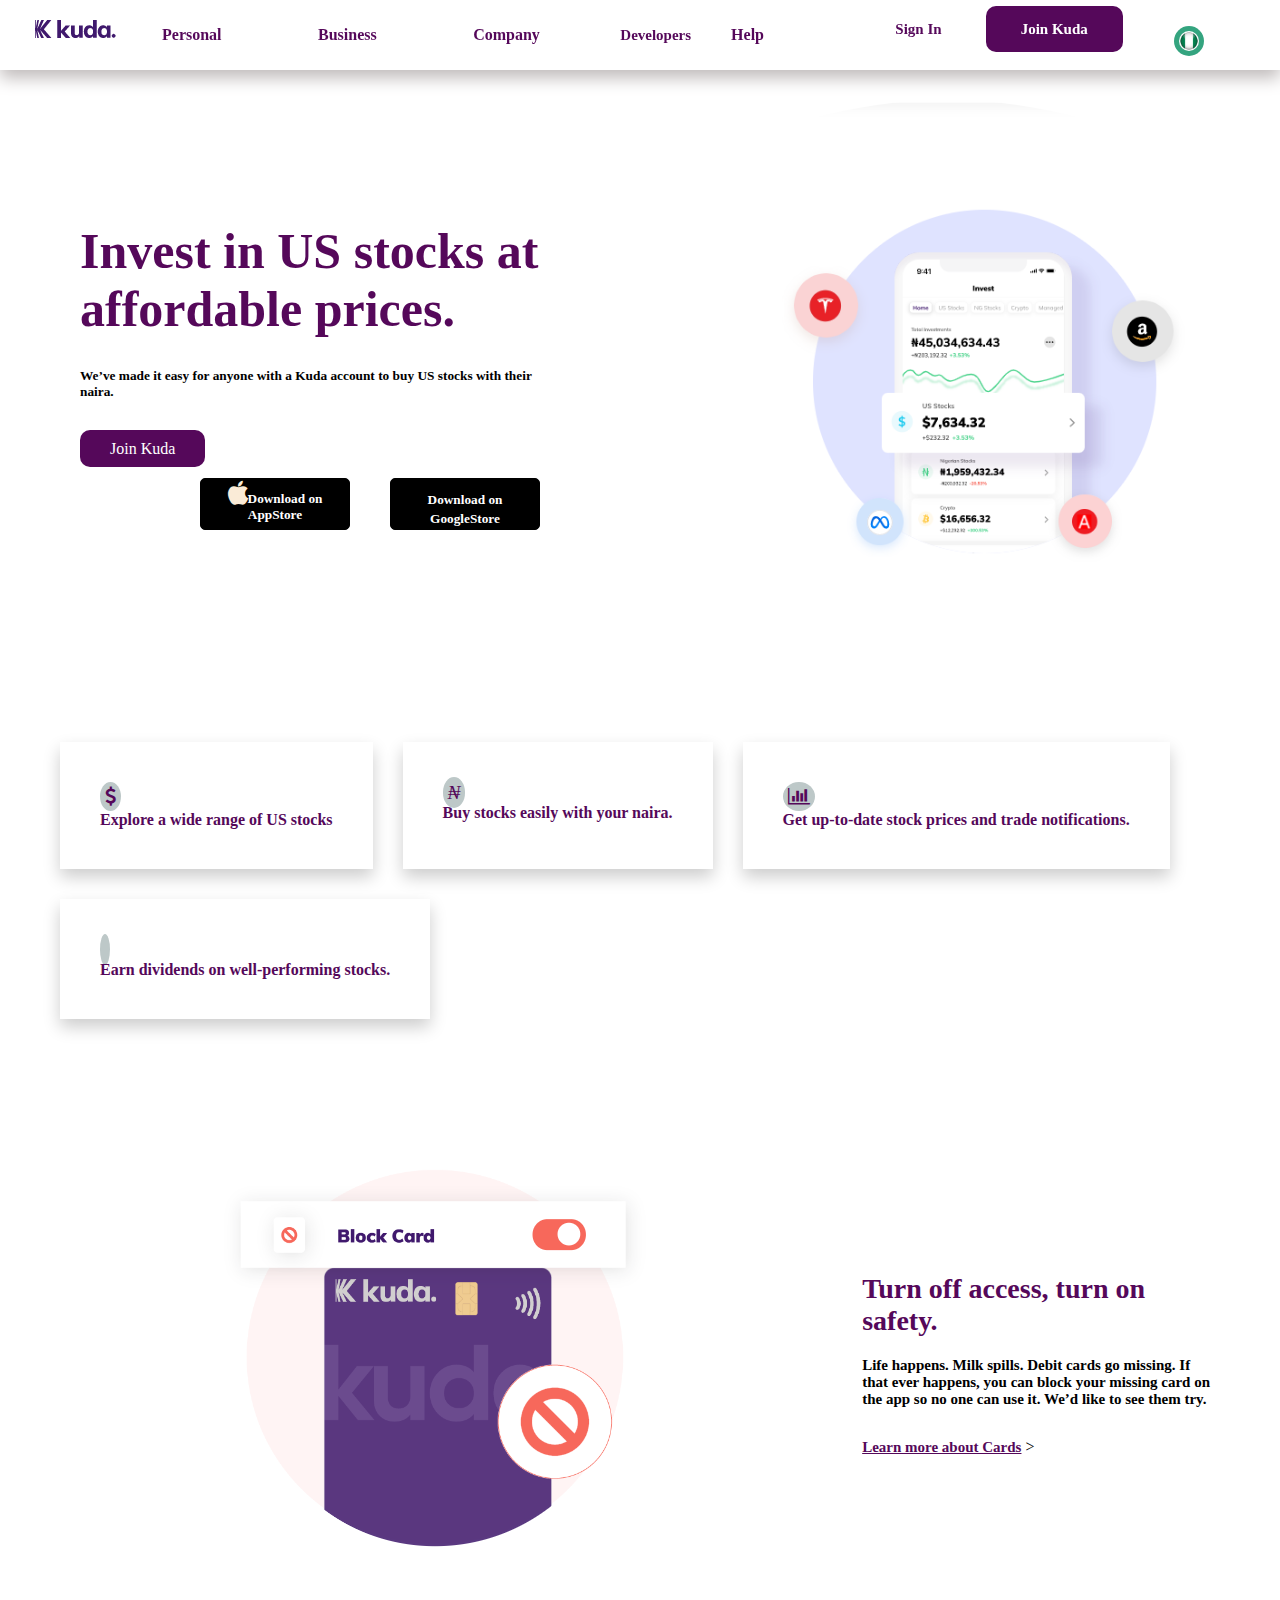
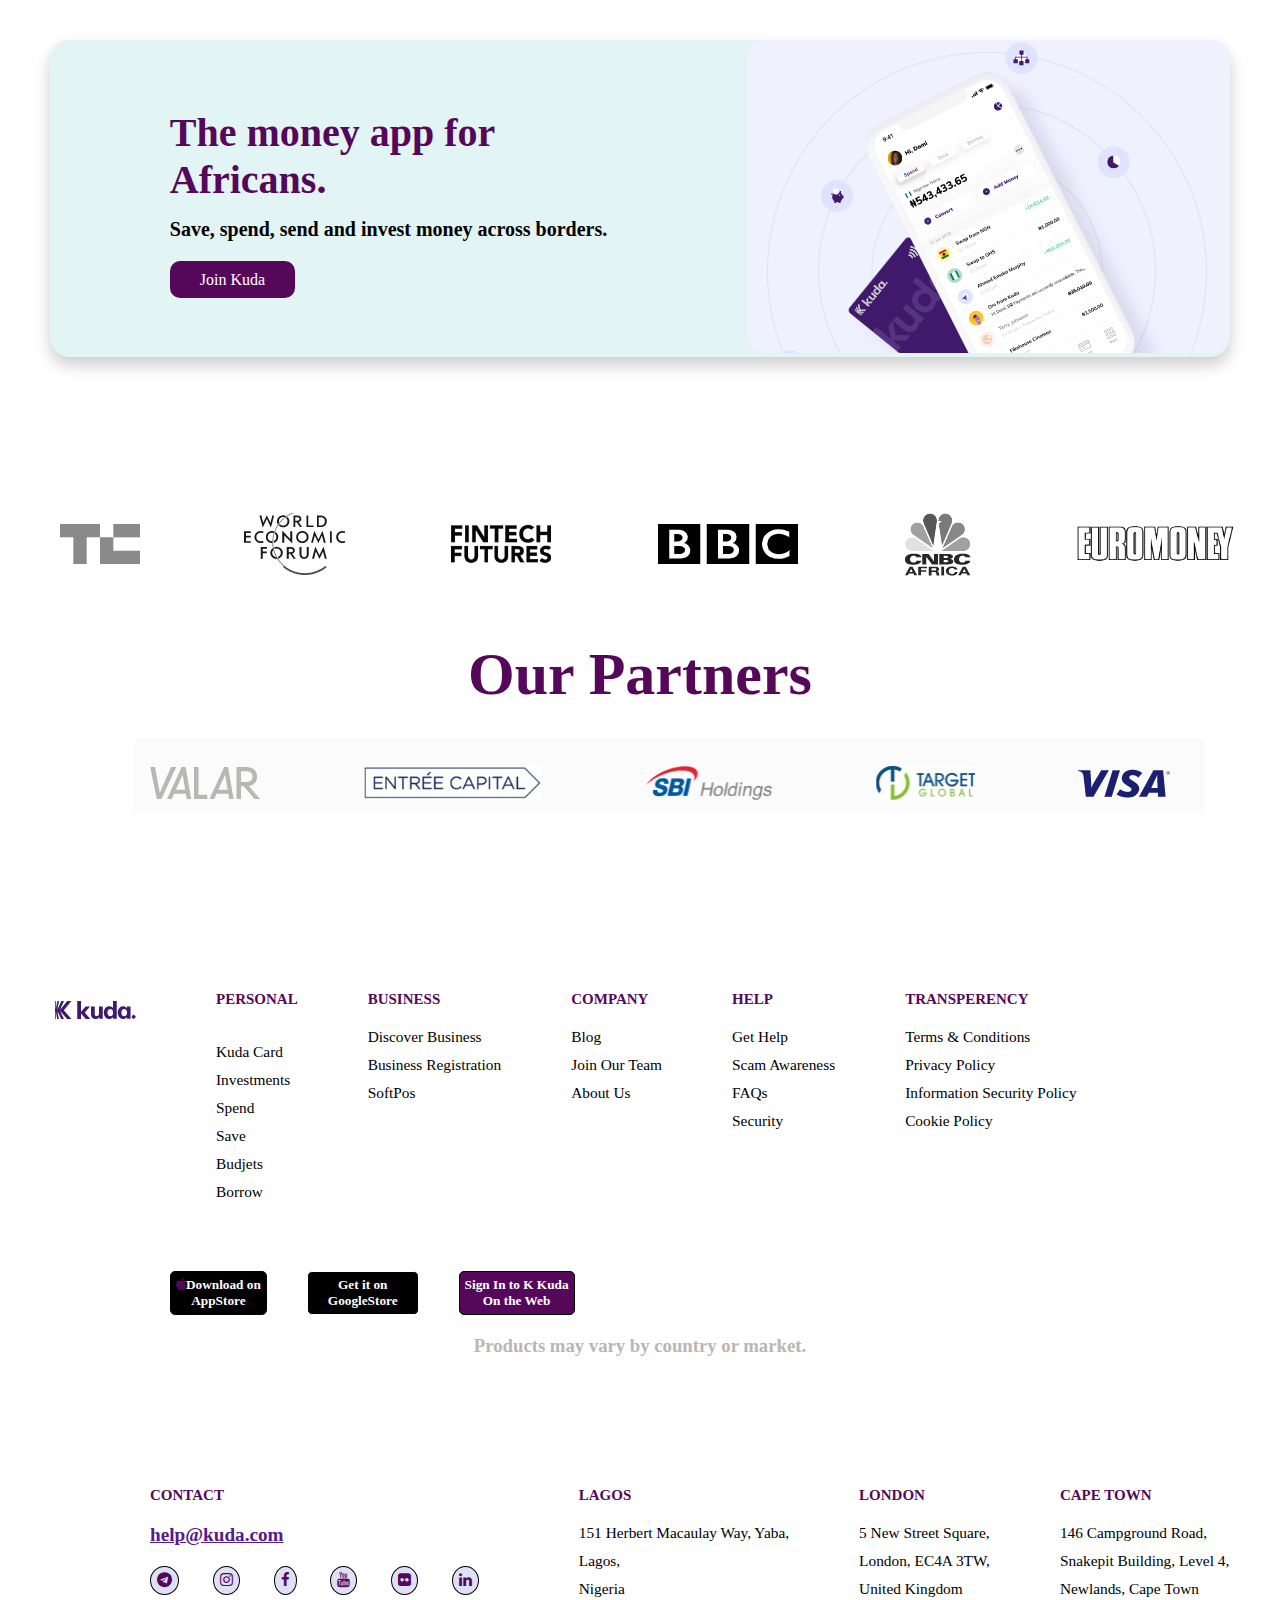
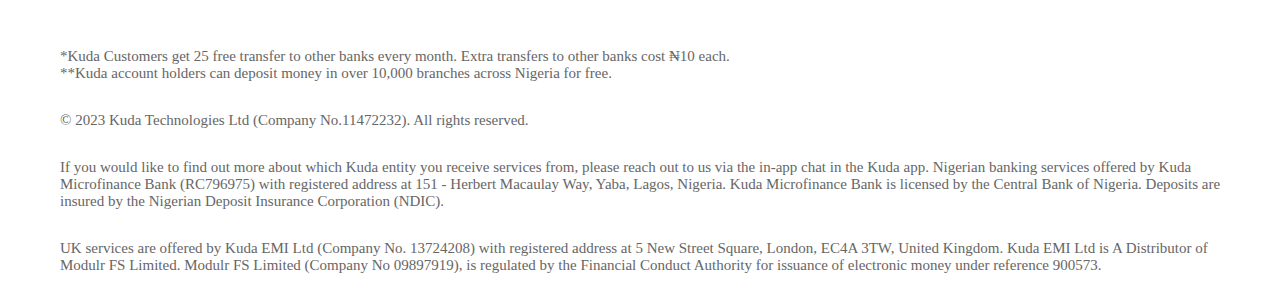
<file: layout/invest.html>
<!DOCTYPE html>
<html lang="en">
<head>
    <meta charset="UTF-8">
    <meta http-equiv="X-UA-Compatible" content="IE=edge">
    <meta name="viewport" content="width=device-width, initial-scale=1.0">
    <link rel="shortcut icon" href="../image/fav.png" type="image/x-icon">
    <link rel="stylesheet" href="../css/main.css">
    <link rel="stylesheet" href="https://use.fontawesome.com/releases/v5.8.1/css/all.css" integrity="sha384-50oBUHEmvpQ+1lW4y57PTFmhCaXp0ML5d60M1M7uH2+nqUivzIebhndOJK28anvf" crossorigin="anonymous">
    <link rel="stylesheet" href="https://cdnjs.cloudflare.com/ajax/libs/font-awesome/4.7.0/css/font-awesome.min.css">
    <title>Investments|Kuda|The Money App For Africans</title>
</head>
<body>
    <div class="container">
        <div class="header">
        <div class="logo">
           <a href=""><img src="../image/klogo.png" alt=""></a> 
        </div>
        <div class="link">
            <div class="dropdown">
                <button class="dropbtn">Personal  <i class="fas fa-caret-down"></i></button>
                <div class="dropdown-content">
                
                  <a href="card.html"><i class="fa fa-credit-card"></i> Kuda Card</a>
                  <a href="invest.html"><i class="fa fa-bar-chart"></i> Investments</a>
                  <a href="spend.html"><i class="fa fa-telegram"></i> Spend</a>
                  <a href="save.html"><i class="	fas fa-dharmachakra"></i> Save</a>
                 <a href="budget.html"><i class="	fas fa-chart-pie"></i> Budjets</a>
                <a href="borrow.html"><i class="fa fa-money fa_custom"></i> Borrow</a>
                </div>
              </div>
              <div class="dropdown">
                <button class="dropbtn">Business <i class="fas fa-caret-down"></i></button>
                <div class="dropdown-content">
                  <a href="dbusinesss.html"><i class="fa fa-home"></i> Discover Business</a>
                  <a href="bregistration.html"><i class="fas fa-door-closed"></i> Business Registration</a>
                  <a href="spos.html"><i class="	fa fa-paypal"></i> SoftPos</a>
                  
                  </div>
                </div>
                <div class="dropdown">
                    <button class="dropbtn">Company <i class="fas fa-caret-down"></i></button>
                    <div class="dropdown-content">
                      <a href="#">Blog</a>
                      <a href="#">Join Our Team</a>
                      <a href="#">About Us</a>
                      
                      </div>
                    </div>
            <a href="https://developer.kuda.com/" class="dev">Developers</a>
            <div class="dropdown">
                <button class="dropbtn">Help <i class="fas fa-caret-down"></i></button>
                <div class="dropdown-content">
                  <a href="#">Get Help</a>
                  <a href="#">Scam Awareness</a>
                  <a href="#">FAQs</a>
                  <a href="">Security</a>
                  
                  </div>
                </div>
            
        </div>
        <div class="enter">
            <a href="../forms/signin.html" class="sign">Sign In</a>
            <a href="../forms/join.html" class="join">Join Kuda</a>
        </div>
       
        <div class="image">
            <div class="dropdown">
                <button class="dropbtn"><img src="../image/naija.jpeg" alt=""></button>
                <div class="dropdown-content">
                    <div class="div1">
                    <p><a href=""><i class="fa fa-close" id="close"></i></a></p>
                    <img src="../image/naija.jpeg" alt=""> <h3>Nigeria Site</h3>
                    </div>
                  </div>
        </div>
    </div>
</div>
    <div class="container1">
        <div class="content">
            <h1>Invest in US stocks at affordable prices.</h1>
            <h3 style="font-size: smaller;">We’ve made it easy for anyone with a Kuda account to buy US stocks with their naira.</h3>
                <div class="btn"> <a href="" class="">Join Kuda</a></div>
                <div style="display:flex;padding-left:100px;">
                                
                    <h5 style="border: 1px solid black;margin:20px;border-radius:5px;background-color:black;padding:2px; width:150px;text-align:center"><a href="" style="color:white;"><i class="fa fa-apple" style="font-size: 26px; text-align:left;color:antiquewhite"></i>Download on AppStore</a></h5>
                    
                    <h5 style="border: 1px solid black;margin:20px;border-radius:5px;background-color:black;padding:2px; width:150px;text-align:center"><a href="" style="color:white;"><i class="fab fa-google-play" style="font-size: 26px; text-align:left;color:antiquewhite"></i>Download on GoogleStore</a></h5> 
                    </div>

        </div>
        <div class="image">
            <img src="../image/invest.png" alt="">
        </div>
        
    </div>

    <div class="container2">
        <div id="div1" class="divc3">
            <i class="fa fa-dollar"></i><br>
            <h4>Explore a wide range of US stocks</h4>
        </div>
        <div id="div2" class="divc3">
            <i class="">&#x20A6;</i>
            <br><h4>Buy stocks easily with your naira.</h4>
        </div>
        <div id="div3" class="divc3">
            <i class="fa fa-bar-chart"></i><br>
            <h4>Get up-to-date stock prices and trade notifications.</h4>
        </div>
        <div id="div3" class="divc3">
            <i class="	fas fa-money-bill-alt"></i><br>
            <h4>Earn dividends on well-performing stocks.</h4>
        </div>
        </div>
            
        <div class="container3">
            <div class="image">
                <img src="../image/kuda6.png" alt="">
            </div>
            <div class="content">
                <h1>Turn off access, turn on <br> safety.</h1>
                    <h3>Life happens. Milk spills. Debit cards go missing. If <br> that ever happens, you can block your missing card on <br> the app so no one can use it. We’d like to see them try.</h3>
                    <a href=""> Learn more about Cards</a><span> > </span>
                </div>
           </div>
            <div class="container4">
                    <div class="content">
                        <h1>The money app for <br> Africans.</h1>
                        <h4>Save, spend, send and invest money across borders.</h4>
                        <div class="btn"> <a href="" class="">Join Kuda</a></div>
                    </div>
                    <div class="image">
                        <img src="../image/moa2.png" alt="">
                    </div>
                </div>
                <div class="container6">
                    <div class="img">
                        <img src="../image/img1.png" alt="">
                    </div>
                    <div class="content">
                        <h1>Our Partners</h1>
                    </div>
                    <div class="img" id="im2">
                        <img src="../image/img2.png" alt="">
                    </div>
                </div>
                
                    <div class="footer">
                        <div class="logo">
                            <a href=""><img src="../image/klogo.png" alt=""></a> 
                         </div>
                        <div class="help">
                            <h1>Personal</h1><br>
                            <ul>
                                <a href="#"><li> Kuda Card</li></a>
                                <a href="#"><li>Investments</li></a>
                                <a href="#"><li>Spend</li></a>
                                <a><li>Save</li></a>
                               <a><li>Budjets</li></a>
                              <a><li>Borrow</li></a>
                            </ul>
                
                        </div>
                        <div class="about">
                            <h1>Business</h1>
                            <ul>
                                <a href="#"><li> Discover Business</li></a>
                                <a href="#"><li>Business Registration</li></a>
                                <a href="#"><li>SoftPos</li></a>
                            </ul>
                
                        </div>
                        <div class="money">
                            <h1>Company</h1>
                            <ul>
                                <a href="#"><li> Blog</li></a>
                                <a href="#"><li>Join Our Team</li></a>
                                <a href="#"><li>About Us</li></a>
                        </ul>
                
                        </div>
                        <div class="international" >
                            <h1>Help</h1>
                            <ul>
                                <a href="#"><li> Get Help</li></a>
                                <a href="#"><li>Scam Awareness</li></a>
                                <a href="#"><li>FAQs</li></a>
                                <a href=""><li>Security</li></a>
                                </ul>
                            </div>
                            <div class="international" >
                                <h1>Transperency</h1>
                                <ul>
                                    <a href="#"><li> Terms & Conditions</li></a>
                                    <a href="#"><li>Privacy Policy</li></a>
                                    <a href="#"><li>Information Security Policy</li></a>
                                    <a href=""><li>Cookie Policy</li></a>
                                    </ul>
                                </div>
                                </div>
                                <div style="display:flex;padding-left:150px;">
                                
                                <h5 style="border: 1px solid black;margin:20px;border-radius:5px;text-align:center ;background-color:black;padding:5px;"><a href="" style="color:white;"><i class="fa fa-apple" ></i>Download on <br>AppStore</a></h5>
                                    <h5 style="border: 1px solid white;margin:20px;border-radius:5px;text-align:center;background-color:black;padding:5px 20px;"><a href="" style="color:white;"><i class="fab fa-google-play" ></i>Get it on <br>GoogleStore</a></h5>
                                    <h5 style="border: 1px solid black;margin:20px;border-radius:5px;text-align:center ;background-color: rgb(85, 8, 90);padding:5px;"><a href="" style="color:white;"><i class="fas fa-fire-alt" ></i>Sign In to K Kuda<br>On the Web</a></h5>
                                 </div>
                                    <h3 style="color: #bbb5b5;text-align:center;padding-bottom:30px">Products may vary by country or market.</h3>
                    <div class="footer" id="location">
                        <div class="social">
                            <h1>Contact</h1>
                            <h2><a href="">help@kuda.com</a></h2>
                           <h3>
                            <a href="telegram.com"><i class="fa fa-telegram"></i></a> 
                            <a href="instagram.com"><i class="fa fa-instagram"></i></a></i>
                            <a href="facebook.com"><i class="fa fa-facebook"></i></a>
                        <a href="youtube.com"><i class="fa fa-youtube"></i></a>
                        <a href="flickr.com"><i class="fa fa-flickr "></i></a>
                        <a href="linkedlin.com"><i class="fa fa-linkedin"></i></a></h3>
                     </div>
                     <div class="state">
                        <h1>Lagos</h1>
                        <ul>
                            <a href=""><li>151 Herbert Macaulay Way, Yaba,</li></a>
                            <a href=""><li>Lagos,</li></a>
                            <a href=""><li>Nigeria</li></a>
                        </ul>
                     </div>
                     <div class="state">
                        <h1>London</h1>
                        <ul>
                            <a href=""><li>5 New Street Square,</li></a>
                            <a href=""><li>London, EC4A 3TW,</li></a>
                            <a href=""><li>United Kingdom</li></a>
                        </ul>
                     </div>
                     <div class="state">
                        <h1>Cape Town</h1>
                        <ul>
                            <a href=""><li>146 Campground Road,</li></a>
                            <a href=""><li>Snakepit Building, Level 4,</li></a>
                            <a href=""><li>Newlands, Cape Town</li></a>
                        </ul>
                     </div></div>
                     <div class="footercomment">
                        <p>
                            *Kuda Customers get 25 free transfer to other banks every month. Extra transfers to other banks cost ₦10 each. <br>
**Kuda account holders can deposit money in over 10,000 branches across Nigeria for free. </p>

<p>© 2023 Kuda Technologies Ltd (Company No.11472232). All rights reserved. </p>

<p>If you would like to find out more about which Kuda entity you receive services from, please reach out to us via the in-app chat in the Kuda app. Nigerian banking services offered by Kuda <br> Microfinance Bank (RC796975) with registered address at 151 - Herbert Macaulay Way, Yaba, Lagos, Nigeria. Kuda Microfinance Bank is licensed by the Central Bank of Nigeria. Deposits are <br> insured by the Nigerian Deposit Insurance Corporation (NDIC). </p>

<p>UK services are offered by Kuda EMI Ltd (Company No. 13724208) with registered address at 5 New Street Square, London, EC4A 3TW, United Kingdom. Kuda EMI Ltd is A Distributor of <br> Modulr FS Limited. Modulr FS Limited (Company No 09897919), is regulated by the Financial Conduct Authority for issuance of electronic money under reference 900573. <br>
                       
                     </div>
        </div>
</body>
</html>
</file>
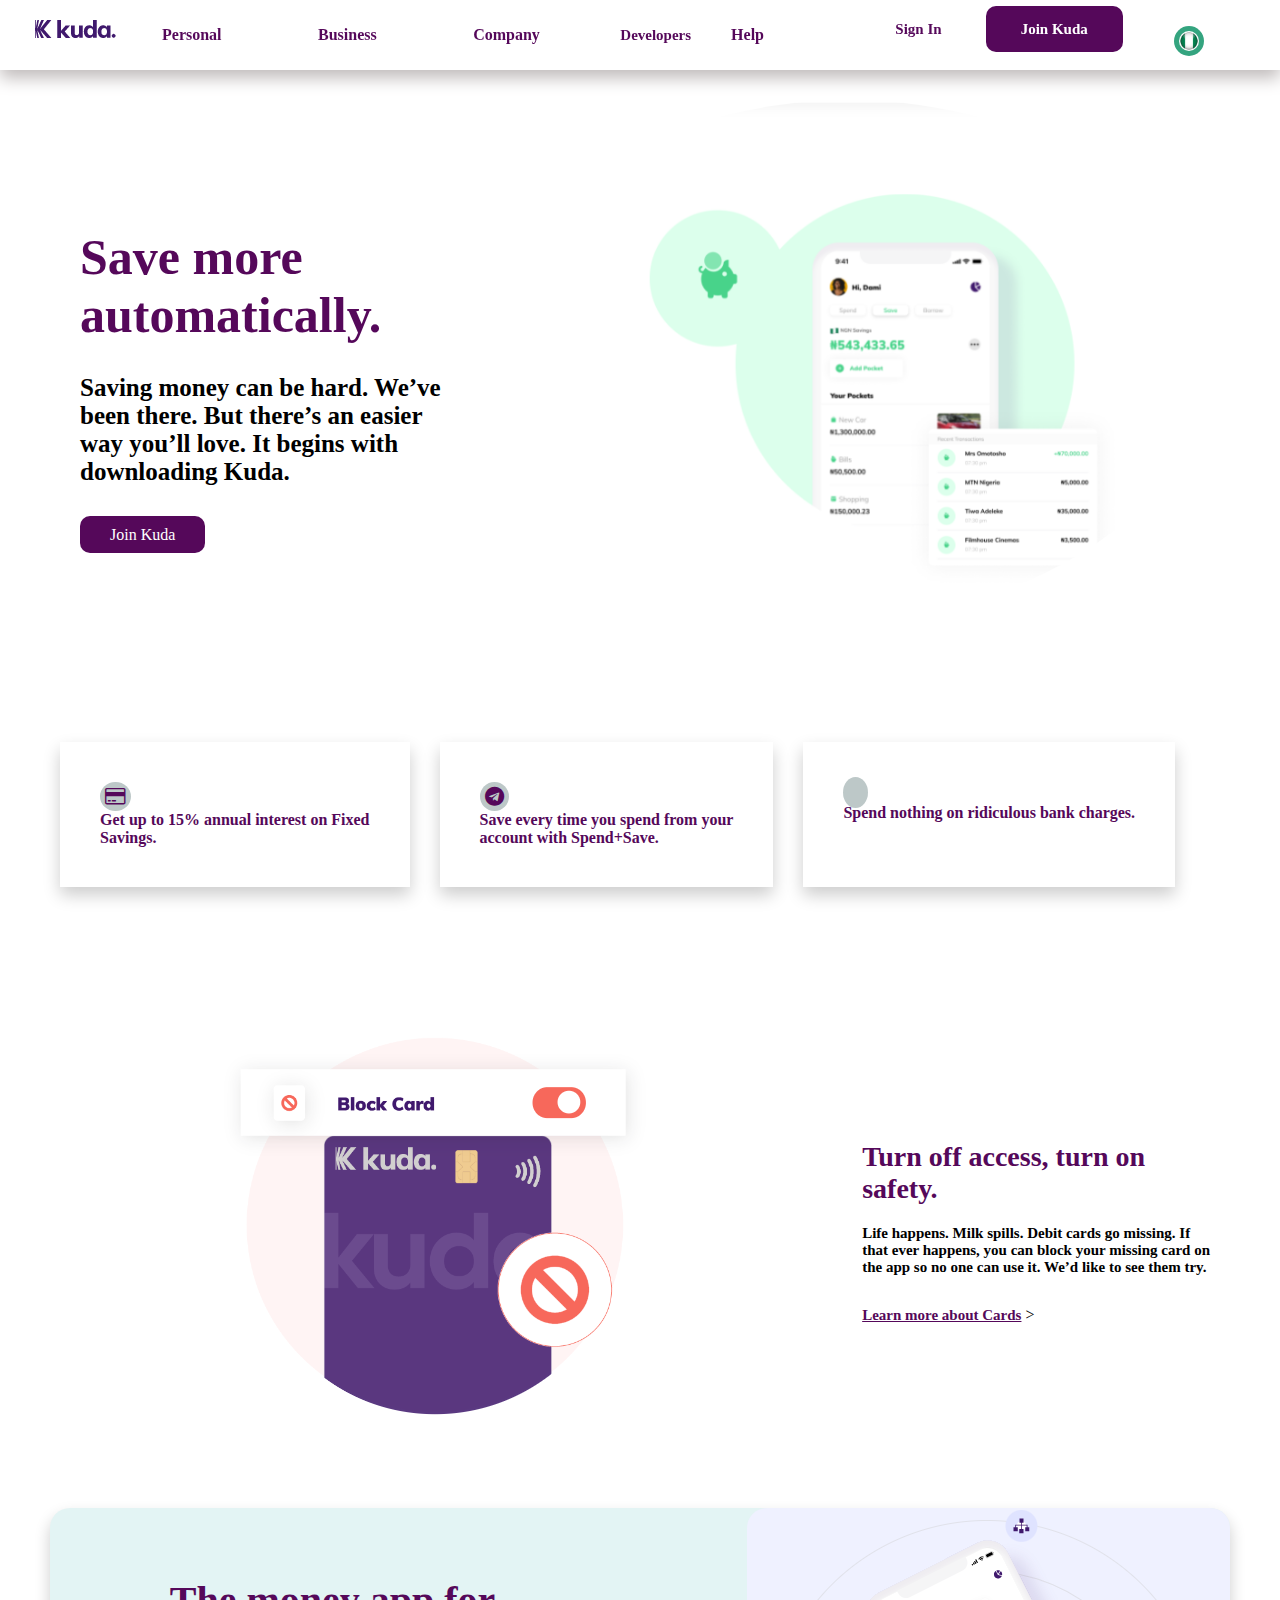
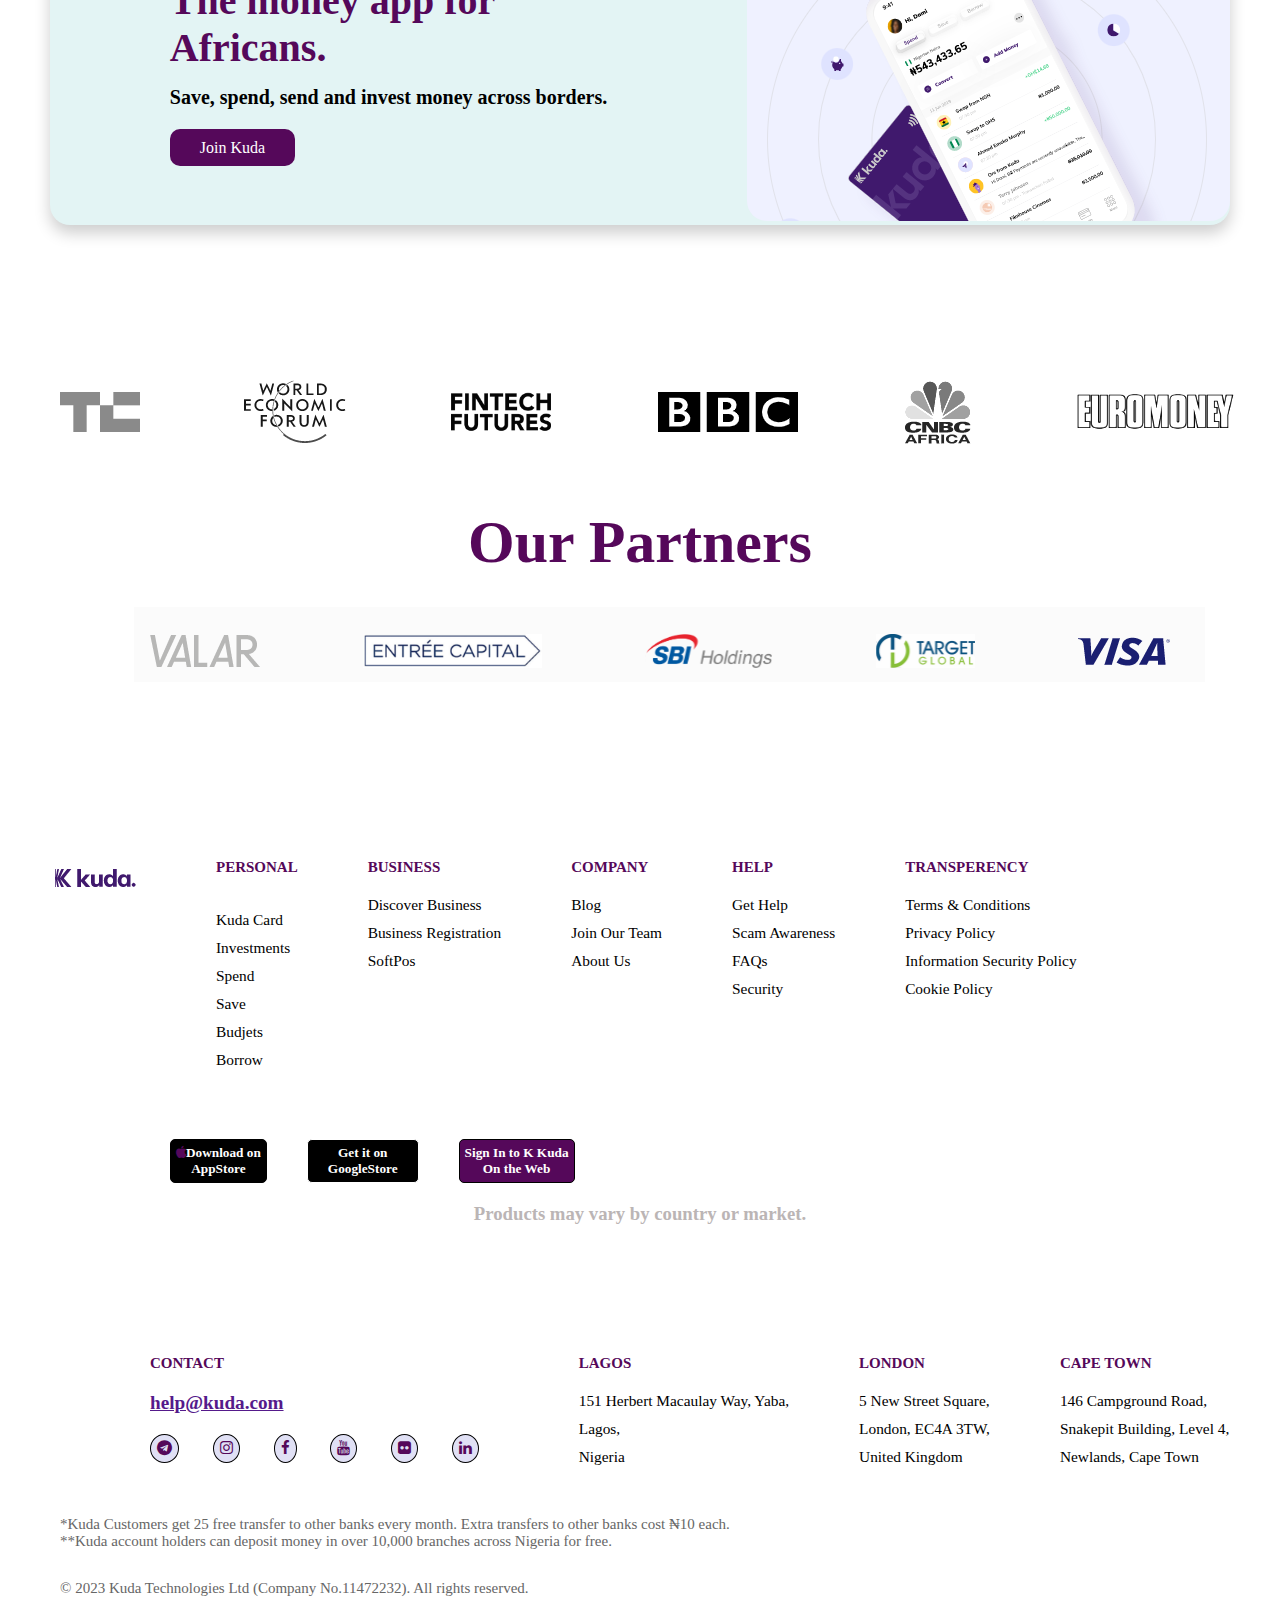
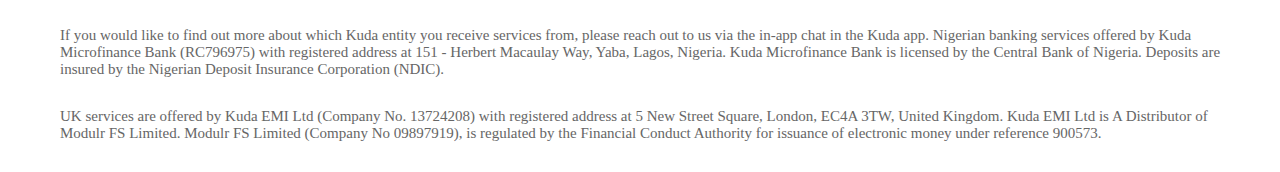
<file: layout/save.html>
<!DOCTYPE html>
<html lang="en">
<head>
    <meta charset="UTF-8">
    <meta http-equiv="X-UA-Compatible" content="IE=edge">
    <meta name="viewport" content="width=device-width, initial-scale=1.0">
    <link rel="shortcut icon" href="../image/fav.png" type="image/x-icon">
    <link rel="stylesheet" href="../css/main.css">
    <link rel="stylesheet" href="https://use.fontawesome.com/releases/v5.8.1/css/all.css" integrity="sha384-50oBUHEmvpQ+1lW4y57PTFmhCaXp0ML5d60M1M7uH2+nqUivzIebhndOJK28anvf" crossorigin="anonymous">
    <link rel="stylesheet" href="https://cdnjs.cloudflare.com/ajax/libs/font-awesome/4.7.0/css/font-awesome.min.css">
    <title>Save|Kuda|The Money App For Africans</title>
</head>
<body>
    <div class="container">
        <div class="header">
        <div class="logo">
           <a href=""><img src="../image/klogo.png" alt=""></a> 
        </div>
        <div class="link">
            <div class="dropdown">
                <button class="dropbtn">Personal  <i class="fas fa-caret-down"></i></button>
                <div class="dropdown-content">
                
                  <a href="card.html"><i class="fa fa-credit-card"></i> Kuda Card</a>
                  <a href="invest.html"><i class="fa fa-bar-chart"></i> Investments</a>
                  <a href="spend.html"><i class="fa fa-telegram"></i> Spend</a>
                  <a href="save.html"><i class="	fas fa-dharmachakra"></i> Save</a>
                 <a href="budget.html"><i class="	fas fa-chart-pie"></i> Budjets</a>
                <a href="borrow.html"><i class="fa fa-money fa_custom"></i> Borrow</a>
                </div>
              </div>
              <div class="dropdown">
                <button class="dropbtn">Business <i class="fas fa-caret-down"></i></button>
                <div class="dropdown-content">
                  <a href="dbusinesss.html"><i class="fa fa-home"></i> Discover Business</a>
                  <a href="bregistration.html"><i class="fas fa-door-closed"></i> Business Registration</a>
                  <a href="spos.html"><i class="	fa fa-paypal"></i> SoftPos</a>
                  
                  </div>
                </div>
                <div class="dropdown">
                    <button class="dropbtn">Company <i class="fas fa-caret-down"></i></button>
                    <div class="dropdown-content">
                      <a href="#">Blog</a>
                      <a href="#">Join Our Team</a>
                      <a href="#">About Us</a>
                      
                      </div>
                    </div>
            <a href="https://developer.kuda.com/" class="dev">Developers</a>
            <div class="dropdown">
                <button class="dropbtn">Help <i class="fas fa-caret-down"></i></button>
                <div class="dropdown-content">
                  <a href="#">Get Help</a>
                  <a href="#">Scam Awareness</a>
                  <a href="#">FAQs</a>
                  <a href="">Security</a>
                  
                  </div>
                </div>
            
        </div>
        <div class="enter">
            <a href="../forms/signin.html" class="sign">Sign In</a>
            <a href="../forms/join.html" class="join">Join Kuda</a>
        </div>
       
        <div class="image">
            <div class="dropdown">
                <button class="dropbtn"><img src="../image/naija.jpeg" alt=""></button>
                <div class="dropdown-content">
                    <div class="div1">
                    <p><a href=""><i class="fa fa-close" id="close"></i></a></p>
                    <img src="../image/naija.jpeg" alt=""> <h3>Nigeria Site</h3>
                    </div>
                  </div>
        </div>
    </div>
</div>
    <div class="container1">
        <div class="content">
            <h1>Save more automatically.</h1>
            <h3>Saving money can be hard. We’ve been there. But there’s an easier way you’ll love. It begins with downloading Kuda.</h3>
                <div class="btn"> <a href="" class="">Join Kuda</a></div>

        </div>
        <div class="image">
            <img src="../image/save.png" alt="">
        </div>
    </div>

    <div class="container2">
        <div id="div1" class="divc3">
            <i class="fa fa-credit-card"></i><br>
            <h4>Get up to 15% annual interest on Fixed <br> Savings.</h4>
        </div>
        <div id="div2" class="divc3">
            <i class="fa fa-telegram"></i>
            <br><h4>
                Save every time you spend from your <br> account with Spend+Save.</h4>
        </div>
        <div id="div3" class="divc3">
            <i class="fas fa-circle"></i><br>
            <h4>Spend nothing on ridiculous bank charges.</h4>
        </div>
        </div>
            
        <div class="container3">
            <div class="image">
                <img src="../image/kuda6.png" alt="">
            </div>
            <div class="content">
                <h1>Turn off access, turn on <br> safety.</h1>
                    <h3>Life happens. Milk spills. Debit cards go missing. If <br> that ever happens, you can block your missing card on <br> the app so no one can use it. We’d like to see them try.</h3>
                    <a href=""> Learn more about Cards</a><span> > </span>
                </div>
           </div>
            <div class="container4">
                    <div class="content">
                        <h1>The money app for <br> Africans.</h1>
                        <h4>Save, spend, send and invest money across borders.</h4>
                        <div class="btn"> <a href="" class="">Join Kuda</a></div>
                    </div>
                    <div class="image">
                        <img src="../image/moa2.png" alt="">
                    </div>
                </div>
                <div class="container6">
                    <div class="img">
                        <img src="../image/img1.png" alt="">
                    </div>
                    <div class="content">
                        <h1>Our Partners</h1>
                    </div>
                    <div class="img" id="im2">
                        <img src="../image/img2.png" alt="">
                    </div>
                </div>
                
                    <div class="footer">
                        <div class="logo">
                            <a href=""><img src="../image/klogo.png" alt=""></a> 
                         </div>
                        <div class="help">
                            <h1>Personal</h1><br>
                            <ul>
                                <a href="#"><li> Kuda Card</li></a>
                                <a href="#"><li>Investments</li></a>
                                <a href="#"><li>Spend</li></a>
                                <a><li>Save</li></a>
                               <a><li>Budjets</li></a>
                              <a><li>Borrow</li></a>
                            </ul>
                
                        </div>
                        <div class="about">
                            <h1>Business</h1>
                            <ul>
                                <a href="#"><li> Discover Business</li></a>
                                <a href="#"><li>Business Registration</li></a>
                                <a href="#"><li>SoftPos</li></a>
                            </ul>
                
                        </div>
                        <div class="money">
                            <h1>Company</h1>
                            <ul>
                                <a href="#"><li> Blog</li></a>
                                <a href="#"><li>Join Our Team</li></a>
                                <a href="#"><li>About Us</li></a>
                        </ul>
                
                        </div>
                        <div class="international" >
                            <h1>Help</h1>
                            <ul>
                                <a href="#"><li> Get Help</li></a>
                                <a href="#"><li>Scam Awareness</li></a>
                                <a href="#"><li>FAQs</li></a>
                                <a href=""><li>Security</li></a>
                                </ul>
                            </div>
                            <div class="international" >
                                <h1>Transperency</h1>
                                <ul>
                                    <a href="#"><li> Terms & Conditions</li></a>
                                    <a href="#"><li>Privacy Policy</li></a>
                                    <a href="#"><li>Information Security Policy</li></a>
                                    <a href=""><li>Cookie Policy</li></a>
                                    </ul>
                                </div>
                                </div>
                                <div style="display:flex;padding-left:150px;">
                                
                                <h5 style="border: 1px solid black;margin:20px;border-radius:5px;text-align:center ;background-color:black;padding:5px;"><a href="" style="color:white;"><i class="fa fa-apple" ></i>Download on <br>AppStore</a></h5>
                                    <h5 style="border: 1px solid white;margin:20px;border-radius:5px;text-align:center;background-color:black;padding:5px 20px;"><a href="" style="color:white;"><i class="fab fa-google-play" ></i>Get it on <br>GoogleStore</a></h5>
                                    <h5 style="border: 1px solid black;margin:20px;border-radius:5px;text-align:center ;background-color: rgb(85, 8, 90);padding:5px;"><a href="" style="color:white;"><i class="fas fa-fire-alt" ></i>Sign In to K Kuda<br>On the Web</a></h5>
                                 </div>
                                    <h3 style="color: #bbb5b5;text-align:center;padding-bottom:30px">Products may vary by country or market.</h3>
                    <div class="footer" id="location">
                        <div class="social">
                            <h1>Contact</h1>
                            <h2><a href="">help@kuda.com</a></h2>
                           <h3>
                            <a href="telegram.com"><i class="fa fa-telegram"></i></a> 
                            <a href="instagram.com"><i class="fa fa-instagram"></i></a></i>
                            <a href="facebook.com"><i class="fa fa-facebook"></i></a>
                        <a href="youtube.com"><i class="fa fa-youtube"></i></a>
                        <a href="flickr.com"><i class="fa fa-flickr "></i></a>
                        <a href="linkedlin.com"><i class="fa fa-linkedin"></i></a></h3>
                     </div>
                     <div class="state">
                        <h1>Lagos</h1>
                        <ul>
                            <a href=""><li>151 Herbert Macaulay Way, Yaba,</li></a>
                            <a href=""><li>Lagos,</li></a>
                            <a href=""><li>Nigeria</li></a>
                        </ul>
                     </div>
                     <div class="state">
                        <h1>London</h1>
                        <ul>
                            <a href=""><li>5 New Street Square,</li></a>
                            <a href=""><li>London, EC4A 3TW,</li></a>
                            <a href=""><li>United Kingdom</li></a>
                        </ul>
                     </div>
                     <div class="state">
                        <h1>Cape Town</h1>
                        <ul>
                            <a href=""><li>146 Campground Road,</li></a>
                            <a href=""><li>Snakepit Building, Level 4,</li></a>
                            <a href=""><li>Newlands, Cape Town</li></a>
                        </ul>
                     </div></div>
                     <div class="footercomment">
                        <p>
                            *Kuda Customers get 25 free transfer to other banks every month. Extra transfers to other banks cost ₦10 each. <br>
**Kuda account holders can deposit money in over 10,000 branches across Nigeria for free. </p>

<p>© 2023 Kuda Technologies Ltd (Company No.11472232). All rights reserved. </p>

<p>If you would like to find out more about which Kuda entity you receive services from, please reach out to us via the in-app chat in the Kuda app. Nigerian banking services offered by Kuda <br> Microfinance Bank (RC796975) with registered address at 151 - Herbert Macaulay Way, Yaba, Lagos, Nigeria. Kuda Microfinance Bank is licensed by the Central Bank of Nigeria. Deposits are <br> insured by the Nigerian Deposit Insurance Corporation (NDIC). </p>

<p>UK services are offered by Kuda EMI Ltd (Company No. 13724208) with registered address at 5 New Street Square, London, EC4A 3TW, United Kingdom. Kuda EMI Ltd is A Distributor of <br> Modulr FS Limited. Modulr FS Limited (Company No 09897919), is regulated by the Financial Conduct Authority for issuance of electronic money under reference 900573. <br>
                       
                     </div>
        </div>
</body>
</html>
</file>
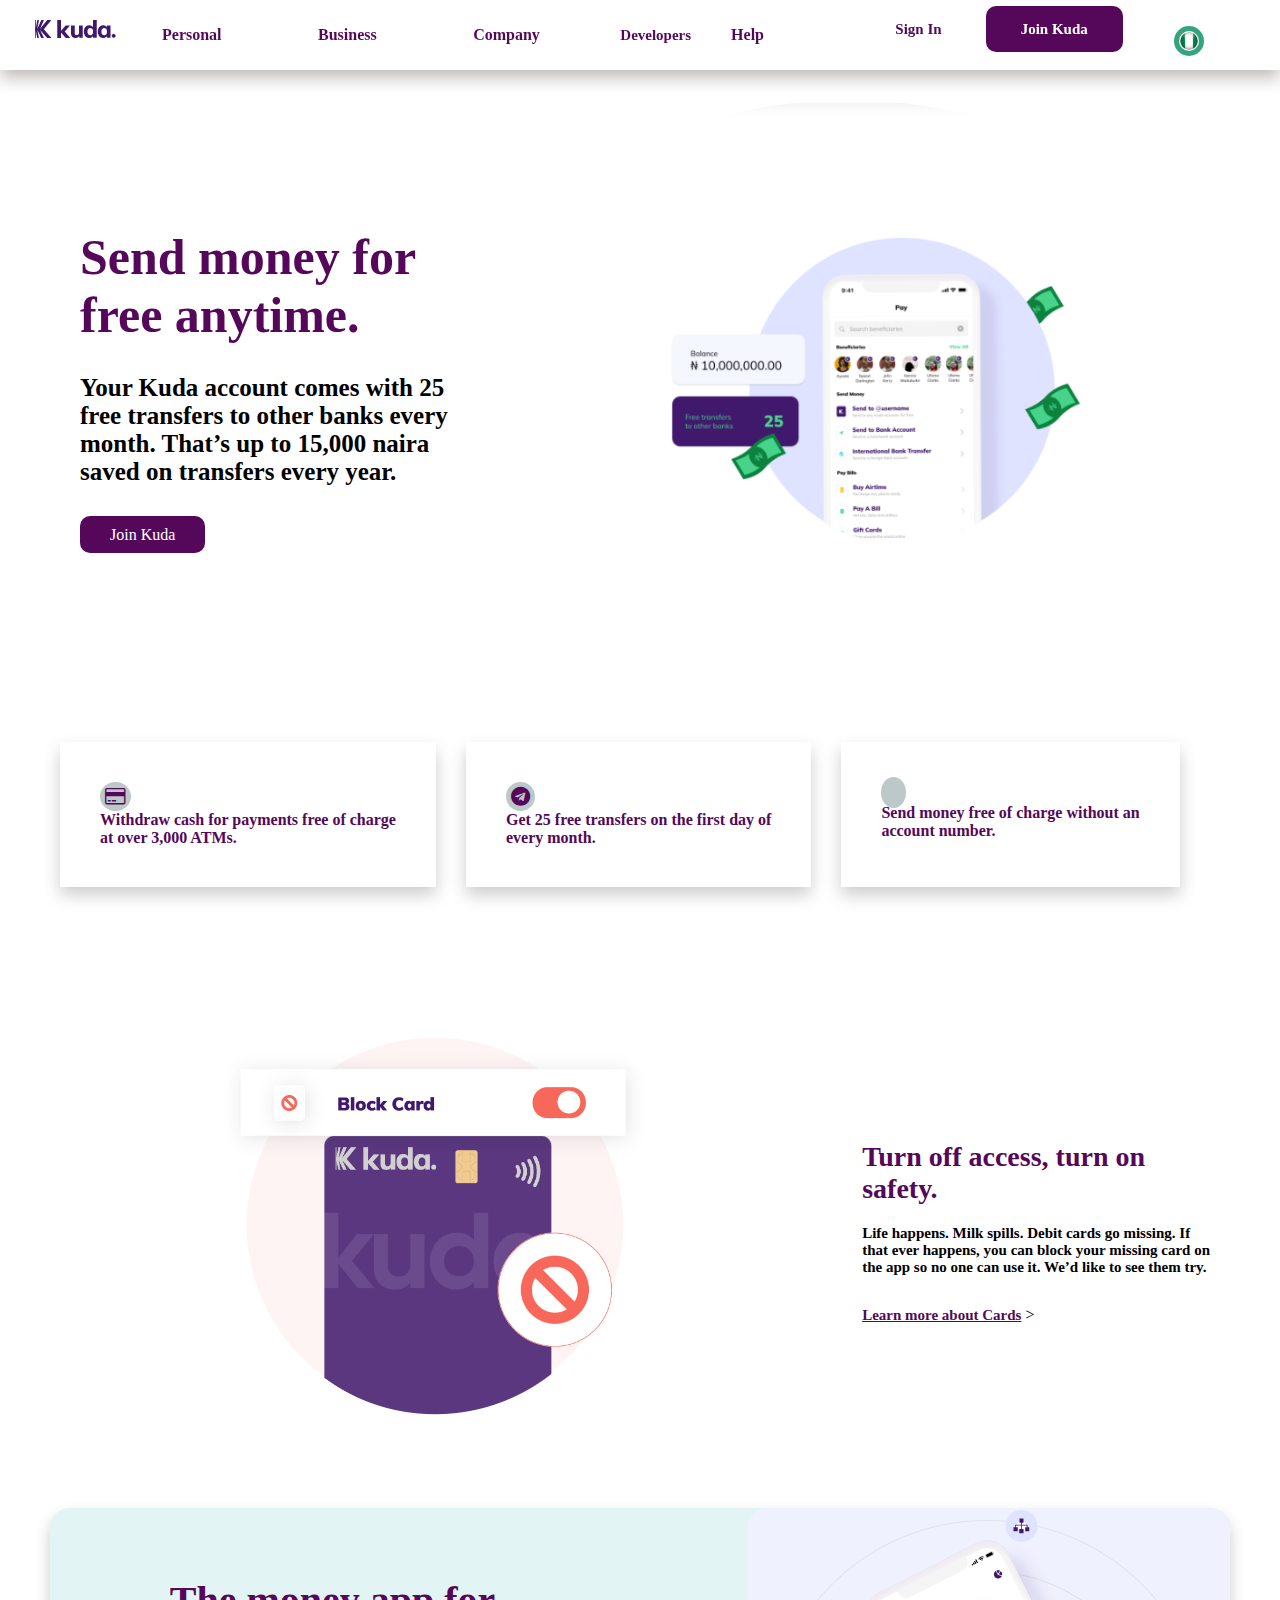
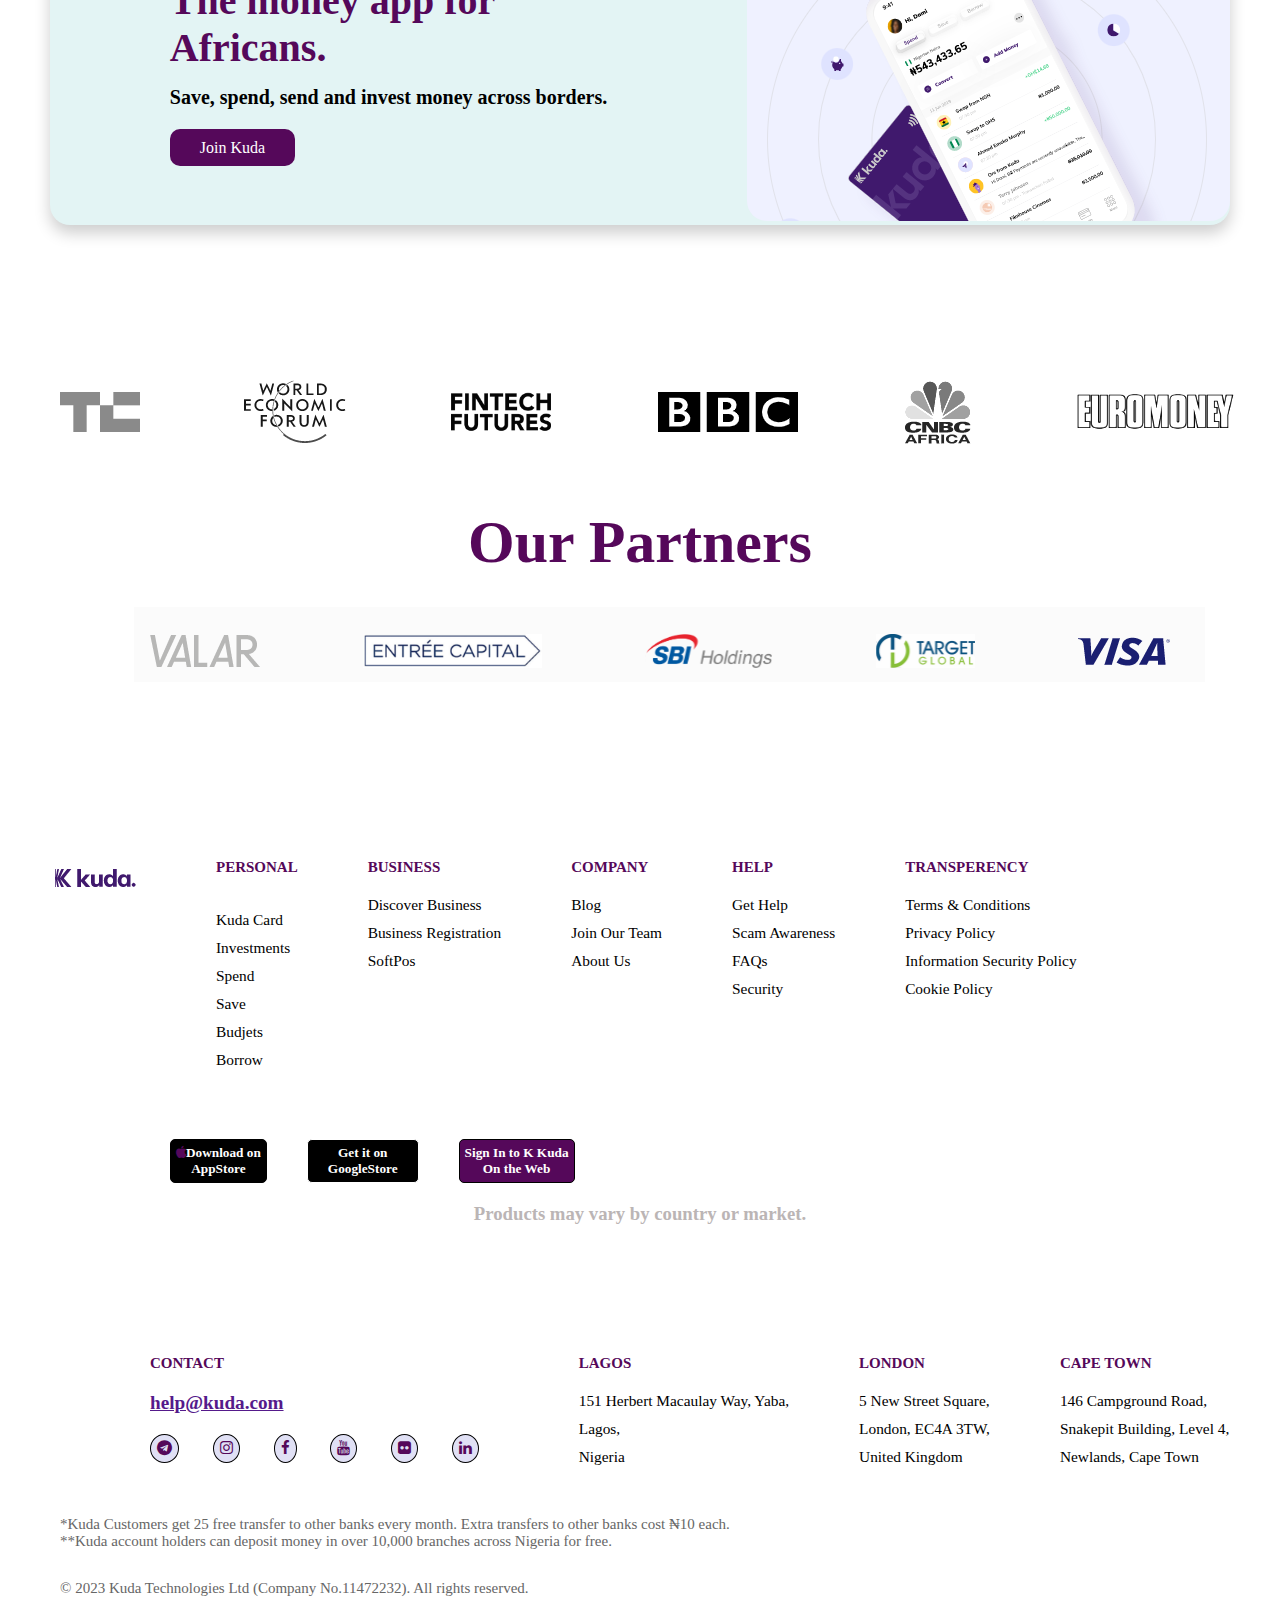
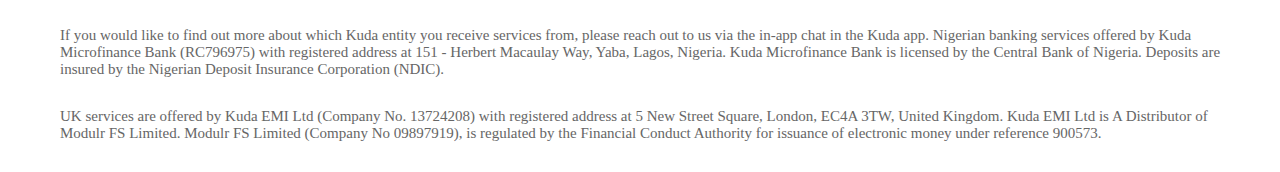
<file: layout/spend.html>
<!DOCTYPE html>
<html lang="en">
<head>
    <meta charset="UTF-8">
    <meta http-equiv="X-UA-Compatible" content="IE=edge">
    <meta name="viewport" content="width=device-width, initial-scale=1.0">
    <link rel="shortcut icon" href="../image/fav.png" type="image/x-icon">
    <link rel="stylesheet" href="../css/main.css">
    <link rel="stylesheet" href="https://use.fontawesome.com/releases/v5.8.1/css/all.css" integrity="sha384-50oBUHEmvpQ+1lW4y57PTFmhCaXp0ML5d60M1M7uH2+nqUivzIebhndOJK28anvf" crossorigin="anonymous">
    <link rel="stylesheet" href="https://cdnjs.cloudflare.com/ajax/libs/font-awesome/4.7.0/css/font-awesome.min.css">
    <title>Spend|Kuda|The Money App For Africans</title>
</head>
<body>
    <div class="container">
        <div class="header">
        <div class="logo">
           <a href=""><img src="../image/klogo.png" alt=""></a> 
        </div>
        <div class="link">
            <div class="dropdown">
                <button class="dropbtn">Personal  <i class="fas fa-caret-down"></i></button>
                <div class="dropdown-content">
                
                  <a href="card.html"><i class="fa fa-credit-card"></i> Kuda Card</a>
                  <a href="invest.html"><i class="fa fa-bar-chart"></i> Investments</a>
                  <a href="spend.html"><i class="fa fa-telegram"></i> Spend</a>
                  <a href="save.html"><i class="	fas fa-dharmachakra"></i> Save</a>
                 <a href="budget.html"><i class="	fas fa-chart-pie"></i> Budjets</a>
                <a href="borrow.html"><i class="fa fa-money fa_custom"></i> Borrow</a>
                </div>
              </div>
              <div class="dropdown">
                <button class="dropbtn">Business <i class="fas fa-caret-down"></i></button>
                <div class="dropdown-content">
                  <a href="dbusinesss.html"><i class="fa fa-home"></i> Discover Business</a>
                  <a href="bregistration.html"><i class="fas fa-door-closed"></i> Business Registration</a>
                  <a href="spos.html"><i class="	fa fa-paypal"></i> SoftPos</a>
                  
                  </div>
                </div>
                <div class="dropdown">
                    <button class="dropbtn">Company <i class="fas fa-caret-down"></i></button>
                    <div class="dropdown-content">
                      <a href="#">Blog</a>
                      <a href="#">Join Our Team</a>
                      <a href="#">About Us</a>
                      
                      </div>
                    </div>
            <a href="https://developer.kuda.com/" class="dev">Developers</a>
            <div class="dropdown">
                <button class="dropbtn">Help <i class="fas fa-caret-down"></i></button>
                <div class="dropdown-content">
                  <a href="#">Get Help</a>
                  <a href="#">Scam Awareness</a>
                  <a href="#">FAQs</a>
                  <a href="">Security</a>
                  
                  </div>
                </div>
            
        </div>
        <div class="enter">
            <a href="../forms/signin.html" class="sign">Sign In</a>
            <a href="../forms/signin.html" class="join">Join Kuda</a>
        </div>
       
        <div class="image">
            <div class="dropdown">
                <button class="dropbtn"><img src="../image/naija.jpeg" alt=""></button>
                <div class="dropdown-content">
                    <div class="div1">
                    <p><a href=""><i class="fa fa-close" id="close"></i></a></p>
                    <img src="../image/naija.jpeg" alt=""> <h3>Nigeria Site</h3>
                    </div>
                  </div>
        </div>
    </div>
</div>
    <div class="container1">
        <div class="content">
            <h1>Send money for free anytime.</h1>
            <h3>Your Kuda account comes with 25 free transfers to other banks every month. That’s up to 15,000 naira saved on transfers every year.</h3>
                <div class="btn"> <a href="" class="">Join Kuda</a></div>

        </div>
        <div class="image">
            <img src="../image/spend.png" alt="">
        </div>
    </div>

    <div class="container2">
        <div id="div1" class="divc3">
            <i class="fa fa-credit-card"></i><br>
            <h4>Withdraw cash for payments free of charge <br> at over 3,000 ATMs.</h4>
        </div>
        <div id="div2" class="divc3">
            <i class="fa fa-telegram"></i>
            <br><h4>
                Get 25 free transfers on the first day of <br> every month.</h4>
        </div>
        <div id="div3" class="divc3">
            <i class="fas fa-circle"></i><br>
            <h4>Send money free of charge without an <br> account number.</h4>
        </div>
        </div>
            
        <div class="container3">
            <div class="image">
                <img src="../image/kuda6.png" alt="">
            </div>
            <div class="content">
                <h1>Turn off access, turn on <br> safety.</h1>
                    <h3>Life happens. Milk spills. Debit cards go missing. If <br> that ever happens, you can block your missing card on <br> the app so no one can use it. We’d like to see them try.</h3>
                    <a href=""> Learn more about Cards</a><span> > </span>
                </div>
           </div>
            <div class="container4">
                    <div class="content">
                        <h1>The money app for <br> Africans.</h1>
                        <h4>Save, spend, send and invest money across borders.</h4>
                        <div class="btn"> <a href="" class="">Join Kuda</a></div>
                    </div>
                    <div class="image">
                        <img src="../image/moa2.png" alt="">
                    </div>
                </div>
                <div class="container6">
                    <div class="img">
                        <img src="../image/img1.png" alt="">
                    </div>
                    <div class="content">
                        <h1>Our Partners</h1>
                    </div>
                    <div class="img" id="im2">
                        <img src="../image/img2.png" alt="">
                    </div>
                </div>
                
                    <div class="footer">
                        <div class="logo">
                            <a href=""><img src="../image/klogo.png" alt=""></a> 
                         </div>
                        <div class="help">
                            <h1>Personal</h1><br>
                            <ul>
                                <a href="#"><li> Kuda Card</li></a>
                                <a href="#"><li>Investments</li></a>
                                <a href="#"><li>Spend</li></a>
                                <a><li>Save</li></a>
                               <a><li>Budjets</li></a>
                              <a><li>Borrow</li></a>
                            </ul>
                
                        </div>
                        <div class="about">
                            <h1>Business</h1>
                            <ul>
                                <a href="#"><li> Discover Business</li></a>
                                <a href="#"><li>Business Registration</li></a>
                                <a href="#"><li>SoftPos</li></a>
                            </ul>
                
                        </div>
                        <div class="money">
                            <h1>Company</h1>
                            <ul>
                                <a href="#"><li> Blog</li></a>
                                <a href="#"><li>Join Our Team</li></a>
                                <a href="#"><li>About Us</li></a>
                        </ul>
                
                        </div>
                        <div class="international" >
                            <h1>Help</h1>
                            <ul>
                                <a href="#"><li> Get Help</li></a>
                                <a href="#"><li>Scam Awareness</li></a>
                                <a href="#"><li>FAQs</li></a>
                                <a href=""><li>Security</li></a>
                                </ul>
                            </div>
                            <div class="international" >
                                <h1>Transperency</h1>
                                <ul>
                                    <a href="#"><li> Terms & Conditions</li></a>
                                    <a href="#"><li>Privacy Policy</li></a>
                                    <a href="#"><li>Information Security Policy</li></a>
                                    <a href=""><li>Cookie Policy</li></a>
                                    </ul>
                                </div>
                                </div>
                                <div style="display:flex;padding-left:150px;">
                                
                                <h5 style="border: 1px solid black;margin:20px;border-radius:5px;text-align:center ;background-color:black;padding:5px;"><a href="" style="color:white;"><i class="fa fa-apple" ></i>Download on <br>AppStore</a></h5>
                                    <h5 style="border: 1px solid white;margin:20px;border-radius:5px;text-align:center;background-color:black;padding:5px 20px;"><a href="" style="color:white;"><i class="fab fa-google-play" ></i>Get it on <br>GoogleStore</a></h5>
                                    <h5 style="border: 1px solid black;margin:20px;border-radius:5px;text-align:center ;background-color: rgb(85, 8, 90);padding:5px;"><a href="" style="color:white;"><i class="fas fa-fire-alt" ></i>Sign In to K Kuda<br>On the Web</a></h5>
                                 </div>
                                    <h3 style="color: #bbb5b5;text-align:center;padding-bottom:30px">Products may vary by country or market.</h3>
                    <div class="footer" id="location">
                        <div class="social">
                            <h1>Contact</h1>
                            <h2><a href="">help@kuda.com</a></h2>
                           <h3>
                            <a href="telegram.com"><i class="fa fa-telegram"></i></a> 
                            <a href="instagram.com"><i class="fa fa-instagram"></i></a></i>
                            <a href="facebook.com"><i class="fa fa-facebook"></i></a>
                        <a href="youtube.com"><i class="fa fa-youtube"></i></a>
                        <a href="flickr.com"><i class="fa fa-flickr "></i></a>
                        <a href="linkedlin.com"><i class="fa fa-linkedin"></i></a></h3>
                     </div>
                     <div class="state">
                        <h1>Lagos</h1>
                        <ul>
                            <a href=""><li>151 Herbert Macaulay Way, Yaba,</li></a>
                            <a href=""><li>Lagos,</li></a>
                            <a href=""><li>Nigeria</li></a>
                        </ul>
                     </div>
                     <div class="state">
                        <h1>London</h1>
                        <ul>
                            <a href=""><li>5 New Street Square,</li></a>
                            <a href=""><li>London, EC4A 3TW,</li></a>
                            <a href=""><li>United Kingdom</li></a>
                        </ul>
                     </div>
                     <div class="state">
                        <h1>Cape Town</h1>
                        <ul>
                            <a href=""><li>146 Campground Road,</li></a>
                            <a href=""><li>Snakepit Building, Level 4,</li></a>
                            <a href=""><li>Newlands, Cape Town</li></a>
                        </ul>
                     </div></div>
                     <div class="footercomment">
                        <p>
                            *Kuda Customers get 25 free transfer to other banks every month. Extra transfers to other banks cost ₦10 each. <br>
**Kuda account holders can deposit money in over 10,000 branches across Nigeria for free. </p>

<p>© 2023 Kuda Technologies Ltd (Company No.11472232). All rights reserved. </p>

<p>If you would like to find out more about which Kuda entity you receive services from, please reach out to us via the in-app chat in the Kuda app. Nigerian banking services offered by Kuda <br> Microfinance Bank (RC796975) with registered address at 151 - Herbert Macaulay Way, Yaba, Lagos, Nigeria. Kuda Microfinance Bank is licensed by the Central Bank of Nigeria. Deposits are <br> insured by the Nigerian Deposit Insurance Corporation (NDIC). </p>

<p>UK services are offered by Kuda EMI Ltd (Company No. 13724208) with registered address at 5 New Street Square, London, EC4A 3TW, United Kingdom. Kuda EMI Ltd is A Distributor of <br> Modulr FS Limited. Modulr FS Limited (Company No 09897919), is regulated by the Financial Conduct Authority for issuance of electronic money under reference 900573. <br>
                       
                     </div>
        </div>
</body>
</html>
</file>
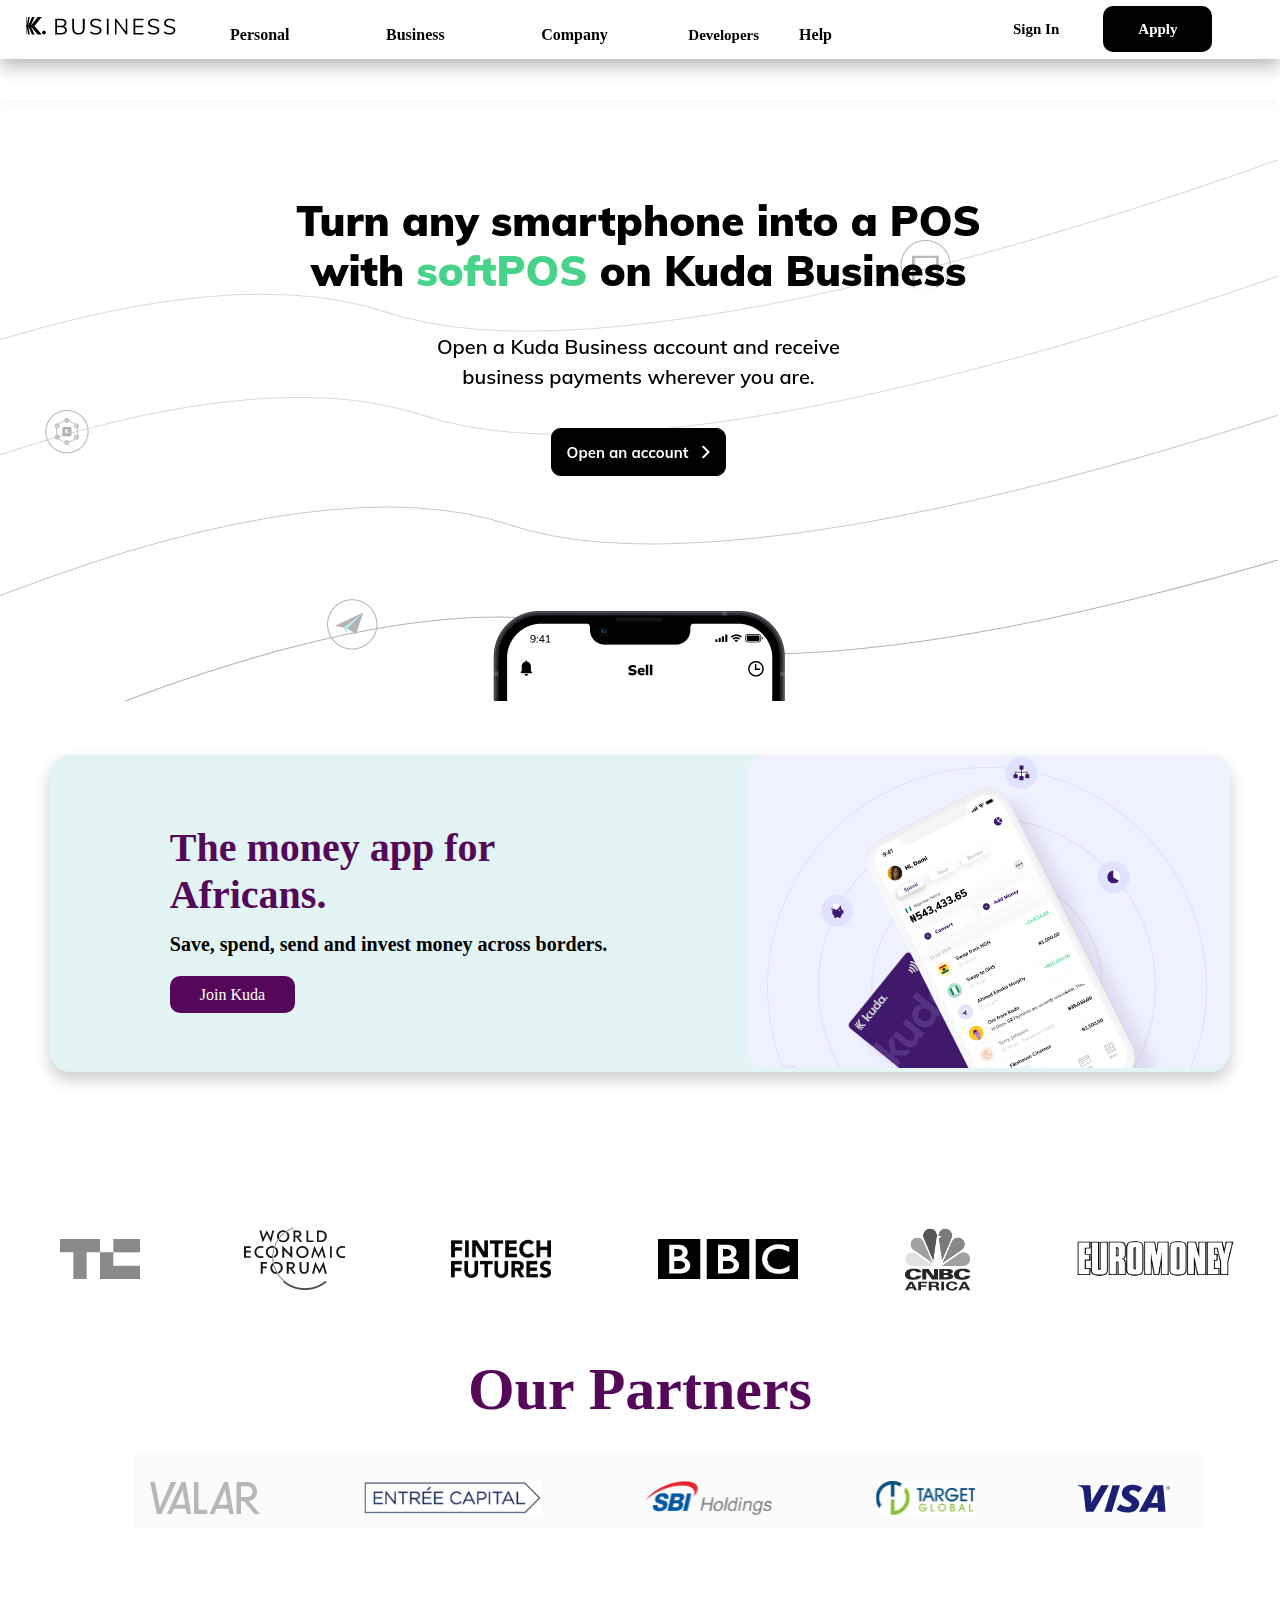
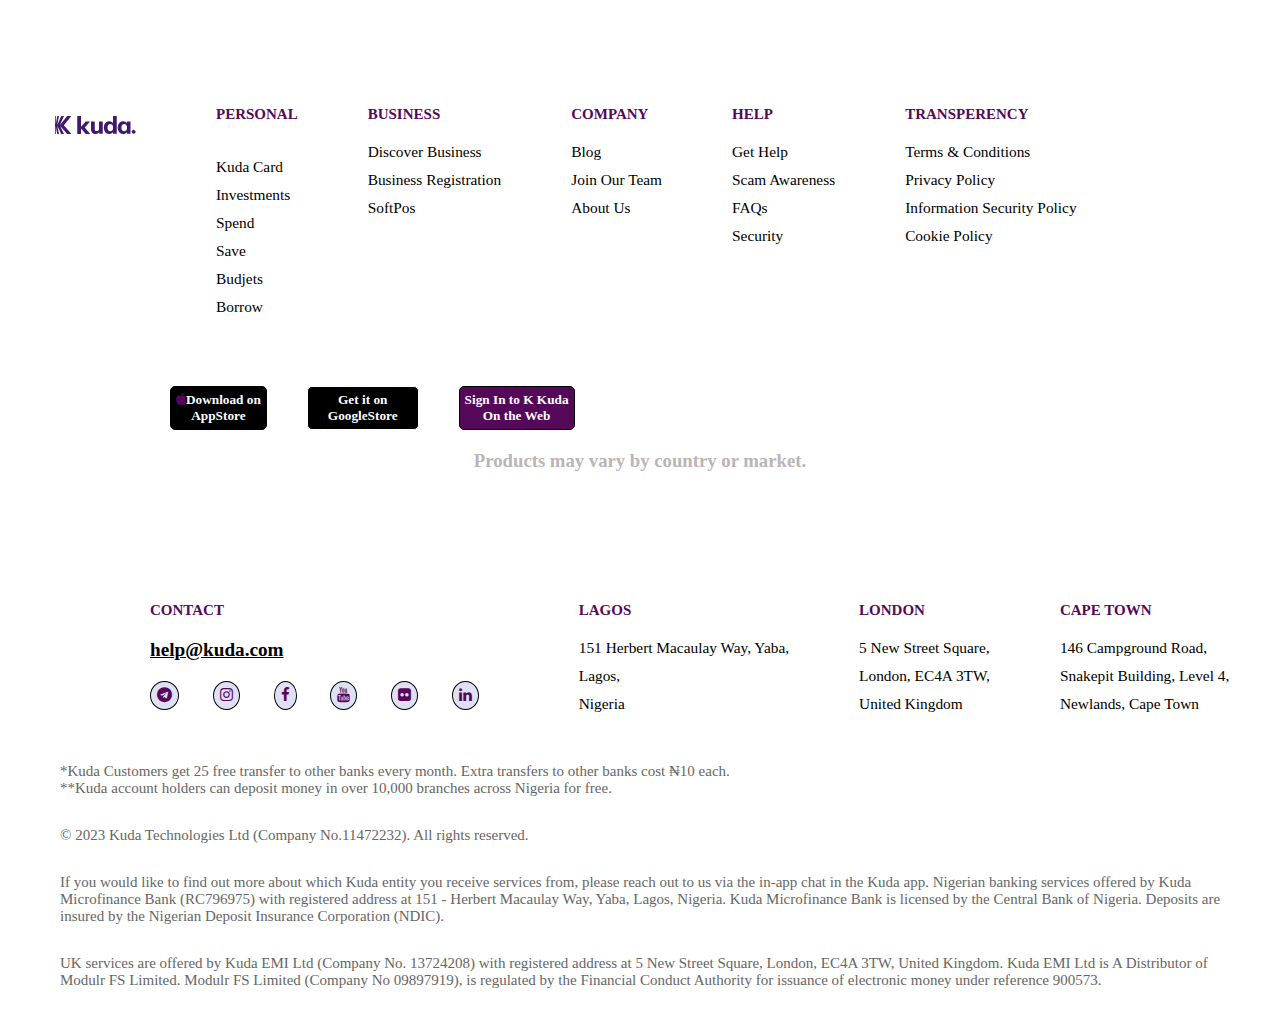
<file: layout/spos.html>
<!DOCTYPE html>
<html lang="en">
<head>
    <meta charset="UTF-8">
    <meta http-equiv="X-UA-Compatible" content="IE=edge">
    <meta name="viewport" content="width=device-width, initial-scale=1.0">
    <link rel="shortcut icon" href="../image/fav.png" type="image/x-icon">
    <link rel="stylesheet" href="../css/main.css">
    <link rel="stylesheet" href="../css/business.css">
    <link rel="stylesheet" href="https://use.fontawesome.com/releases/v5.8.1/css/all.css" integrity="sha384-50oBUHEmvpQ+1lW4y57PTFmhCaXp0ML5d60M1M7uH2+nqUivzIebhndOJK28anvf" crossorigin="anonymous">
    <link rel="stylesheet" href="https://cdnjs.cloudflare.com/ajax/libs/font-awesome/4.7.0/css/font-awesome.min.css">
    <title>SoftPos|Kuda|The Money App For Africans</title>
</head>
<body>
    <div class="business">
    <div class="container">
        <div class="header">
        <div class="logo">
           <a href=""><img src="../image/blogo.png" alt=""></a> 
        </div>
        <div class="link">
            <div class="dropdown">
                <button class="dropbtn">Personal  <i class="fas fa-caret-down"></i></button>
                <div class="dropdown-content">
                
                  <a href="card.html"><i class="fa fa-credit-card"></i> Kuda Card</a>
                  <a href="invest.html"><i class="fa fa-bar-chart"></i> Investments</a>
                  <a href="spend.html"><i class="fa fa-telegram"></i> Spend</a>
                  <a href="save.html"><i class="	fas fa-dharmachakra"></i> Save</a>
                 <a href="budget.html"><i class="	fas fa-chart-pie"></i> Budjets</a>
                <a href="borrow.html"><i class="fa fa-money fa_custom"></i> Borrow</a>
                </div>
              </div>
              <div class="dropdown">
                <button class="dropbtn">Business <i class="fas fa-caret-down"></i></button>
                <div class="dropdown-content">
                  <a href="dbusinesss.html"><i class="fa fa-home"></i> Discover Business</a>
                  <a href="bregistration.html"><i class="fas fa-door-closed"></i> Business Registration</a>
                  <a href="spos.html"><i class="	fa fa-paypal"></i> SoftPos</a>
                  
                  </div>
                </div>
                <div class="dropdown">
                    <button class="dropbtn">Company <i class="fas fa-caret-down"></i></button>
                    <div class="dropdown-content">
                      <a href="#">Blog</a>
                      <a href="#">Join Our Team</a>
                      <a href="#">About Us</a>
                      
                      </div>
                    </div>
            <a href="https://developer.kuda.com/" class="dev" style="color: black;">Developers</a>
            <div class="dropdown">
                <button class="dropbtn">Help <i class="fas fa-caret-down"></i></button>
                <div class="dropdown-content">
                  <a href="#">Get Help</a>
                  <a href="#">Scam Awareness</a>
                  <a href="#">FAQs</a>
                  <a href="">Security</a>
                  
                  </div>
                </div>
            
        </div>
        <div class="enter">
            <a href="../forms/signin.html" class="sign" style="color:black">Sign In</a>
            <a href="../forms/join.html" class="join" style="background-color: black;color:white">Apply</a>
        </div>
</div>
<div class="borrow" style="padding-bottom: 50px;">
   
    
    <img src="../image/soft.png" alt="">
   
    </div>
   
            
            <div class="container4">
                    <div class="content">
                        <h1>The money app for <br> Africans.</h1>
                        <h4>Save, spend, send and invest money across borders.</h4>
                        <div class="btn"> <a href="" class="">Join Kuda</a></div>
                    </div>
                    <div class="image">
                        <img src="../image/moa2.png" alt="">
                    </div>
                </div>
                <div class="container6">
                    <div class="img">
                        <img src="../image/img1.png" alt="">
                    </div>
                    <div class="content">
                        <h1>Our Partners</h1>
                    </div>
                    <div class="img" id="im2">
                        <img src="../image/img2.png" alt="">
                    </div>
                </div>
                
                    <div class="footer">
                        <div class="logo">
                            <a href=""><img src="../image/klogo.png" alt=""></a> 
                         </div>
                        <div class="help">
                            <h1>Personal</h1><br>
                            <ul>
                                <a href="#"><li> Kuda Card</li></a>
                                <a href="#"><li>Investments</li></a>
                                <a href="#"><li>Spend</li></a>
                                <a><li>Save</li></a>
                               <a><li>Budjets</li></a>
                              <a><li>Borrow</li></a>
                            </ul>
                
                        </div>
                        <div class="about">
                            <h1>Business</h1>
                            <ul>
                                <a href="#"><li> Discover Business</li></a>
                                <a href="#"><li>Business Registration</li></a>
                                <a href="#"><li>SoftPos</li></a>
                            </ul>
                
                        </div>
                        <div class="money">
                            <h1>Company</h1>
                            <ul>
                                <a href="#"><li> Blog</li></a>
                                <a href="#"><li>Join Our Team</li></a>
                                <a href="#"><li>About Us</li></a>
                        </ul>
                
                        </div>
                        <div class="international" >
                            <h1>Help</h1>
                            <ul>
                                <a href="#"><li> Get Help</li></a>
                                <a href="#"><li>Scam Awareness</li></a>
                                <a href="#"><li>FAQs</li></a>
                                <a href=""><li>Security</li></a>
                                </ul>
                            </div>
                            <div class="international" >
                                <h1>Transperency</h1>
                                <ul>
                                    <a href="#"><li> Terms & Conditions</li></a>
                                    <a href="#"><li>Privacy Policy</li></a>
                                    <a href="#"><li>Information Security Policy</li></a>
                                    <a href=""><li>Cookie Policy</li></a>
                                    </ul>
                                </div>
                                </div>
                                <div style="display:flex;padding-left:150px;">
                                
                                <h5 style="border: 1px solid black;margin:20px;border-radius:5px;text-align:center ;background-color:black;padding:5px;"><a href="" style="color:white;"><i class="fa fa-apple" ></i>Download on <br>AppStore</a></h5>
                                    <h5 style="border: 1px solid white;margin:20px;border-radius:5px;text-align:center;background-color:black;padding:5px 20px;"><a href="" style="color:white;"><i class="fab fa-google-play" ></i>Get it on <br>GoogleStore</a></h5>
                                    <h5 style="border: 1px solid black;margin:20px;border-radius:5px;text-align:center ;background-color: rgb(85, 8, 90);padding:5px;"><a href="" style="color:white;"><i class="fas fa-fire-alt" ></i>Sign In to K Kuda<br>On the Web</a></h5>
                                 </div>
                                    <h3 style="color: #bbb5b5;text-align:center;padding-bottom:30px">Products may vary by country or market.</h3>
                    <div class="footer" id="location">
                        <div class="social">
                            <h1>Contact</h1>
                            <h2><a href="">help@kuda.com</a></h2>
                           <h3>
                            <a href="telegram.com"><i class="fa fa-telegram"></i></a> 
                            <a href="instagram.com"><i class="fa fa-instagram"></i></a></i>
                            <a href="facebook.com"><i class="fa fa-facebook"></i></a>
                        <a href="youtube.com"><i class="fa fa-youtube"></i></a>
                        <a href="flickr.com"><i class="fa fa-flickr "></i></a>
                        <a href="linkedlin.com"><i class="fa fa-linkedin"></i></a></h3>
                     </div>
                     <div class="state">
                        <h1>Lagos</h1>
                        <ul>
                            <a href=""><li>151 Herbert Macaulay Way, Yaba,</li></a>
                            <a href=""><li>Lagos,</li></a>
                            <a href=""><li>Nigeria</li></a>
                        </ul>
                     </div>
                     <div class="state">
                        <h1>London</h1>
                        <ul>
                            <a href=""><li>5 New Street Square,</li></a>
                            <a href=""><li>London, EC4A 3TW,</li></a>
                            <a href=""><li>United Kingdom</li></a>
                        </ul>
                     </div>
                     <div class="state">
                        <h1>Cape Town</h1>
                        <ul>
                            <a href=""><li>146 Campground Road,</li></a>
                            <a href=""><li>Snakepit Building, Level 4,</li></a>
                            <a href=""><li>Newlands, Cape Town</li></a>
                        </ul>
                     </div></div>
                     <div class="footercomment">
                        <p>
                            *Kuda Customers get 25 free transfer to other banks every month. Extra transfers to other banks cost ₦10 each. <br>
**Kuda account holders can deposit money in over 10,000 branches across Nigeria for free. </p>

<p>© 2023 Kuda Technologies Ltd (Company No.11472232). All rights reserved. </p>

<p>If you would like to find out more about which Kuda entity you receive services from, please reach out to us via the in-app chat in the Kuda app. Nigerian banking services offered by Kuda <br> Microfinance Bank (RC796975) with registered address at 151 - Herbert Macaulay Way, Yaba, Lagos, Nigeria. Kuda Microfinance Bank is licensed by the Central Bank of Nigeria. Deposits are <br> insured by the Nigerian Deposit Insurance Corporation (NDIC). </p>

<p>UK services are offered by Kuda EMI Ltd (Company No. 13724208) with registered address at 5 New Street Square, London, EC4A 3TW, United Kingdom. Kuda EMI Ltd is A Distributor of <br> Modulr FS Limited. Modulr FS Limited (Company No 09897919), is regulated by the Financial Conduct Authority for issuance of electronic money under reference 900573. <br>
                       
                     </div>
        </div>
    </div>
</body>
</html>
</file>
<file: css/main.css>
* {
    border: 0;
    padding: 0;
    margin: 0;
    font-family: Cambria, Cochin, Georgia, Times, 'Times New Roman', serif;
    text-decoration: none;
    box-sizing: border-box;
  
}

.header {
    position: fixed;
    padding-top: 10px;
    padding-bottom: 10px;
    box-shadow: 0 .5rem 1rem rgb(192, 187, 187);
    display: flex;
    gap: 20px;
    width: 100%;background-color: white;
}

.header .logo {
    padding-left: 20px;
    flex: 1 1  10%;
}

.header .link {
    padding-top: 0px;
    flex: 1 1 60%;
}

.dropbtn {
    background-color: white;
    font-size: 15px;
    color: rgb(85, 8, 90);
    font-weight: bolder;
    padding: 16px;
    padding-bottom: 0;
    font-size: 16px;
    border: none;
    padding-right: 60px;
}

.dropdown {
    position: relative;
    display: inline-block;
}

.dropdown-content {
    display: none;
    position: absolute;
    background-color: #f1f1f1;
    min-width: 200px; 
    box-shadow: 0px 8px 16px 0px rgba(0, 0, 0, 0.2);
    z-index: 1;
    border-radius: 20px;
}

.dropdown-content a {
    font-size: 10px;
    color: black;
    padding: 12px 16px;
    text-decoration: none;
    display: block;
}


.dropdown:hover .dropdown-content {
    display: block;
}
.header .link .dev, a i{
    color: rgb(85, 8, 90);
}
.header .link a {
    font-size: 15px;
    border-radius: 10px;
    font-weight: bolder;
    padding-right: 20px;
}

.header .enter {
    padding-top: 10px; flex:1 1 20%;
}

.header .enter a {
    font-size: 15px;
    color: rgb(85, 8, 90);
    font-weight: bolder;
}

.header .enter .sign {
    padding-right: 40px;
}

.header .enter .join {
    background-color: rgb(85, 8, 90);
    padding: 15px 35px;
    border-radius: 10px;
    color: white;
}
.header .image{
    flex:1 1 10%; padding-bottom: 0;
}
.header .image .dropdown:hover .dropdown-content{
  margin:auto;
}
.header .dropdown img{
    width: 30px; height: 30px; padding: 5px; background-color: rgb(52, 164, 127);
    border-radius: 50%;
}
.header .dropdown a #close{
    font-size: 26px; padding: 3px;  color: #333;
}

.container1 {
    padding-top: 100px;
    display: flex;
    gap: 30px;
}

.container1 .content {
    margin: auto;
    padding-left: 80px;
}

.container1 .content h1 {
    font-size: 50px;
    color: rgb(85, 8, 90);
    padding-bottom: 30px;
}

.container1 .content h3 {
    font-size: 25px;
    padding-bottom: 40px;
}

.content .btn a {
    background-color: rgb(85, 8, 90);
    color: white;
    padding: 10px 30px;
    border-radius: 10px;

}

.container1 .image img {
    border-radius: 50%;
    height: 90%;
}

.container2 {
    display: flex;
    gap: 30px;
    flex-wrap: wrap;
    padding: 70px 20px;
    padding-left: 60px;
}

.container2 .divc3 {
    box-shadow: 0px 8px 16px 0px rgba(0, 0, 0, 0.2);
    background-color: #fff;
    padding: 40px;
    color: rgb(85, 8, 90);
}

.container2 .divc3 i {
    background-color: rgb(189, 200, 200);
    padding: 5px;
    border-radius: 50%;
    font-size: larger;

}

.container3 {

    display: flex;
    padding: 50px 30px;
    gap: 30px;
}

.container3 .content {
    margin: auto 40px;

}

.container3 .content h1 {
    font-size: 28px;
    color: rgb(85, 8, 90);
    padding-bottom: 20px;
}

.container3 .content h3 {
    font-size: 15px;
    padding-bottom: 30px;
}

.container3 .content a {
    color: rgb(85, 8, 90);
    text-decoration: underline;
    font-weight: bolder;
    font-size: 15px;
}

.container3 .image {
    padding-right: 50px;
    padding-left: 70px;
    margin: auto;
}

.container4 {
    display: flex;
    gap: 20px; margin:  auto 50px; background-color:#e3f4f4;border-radius: 20px;
    box-shadow: 0px 8px 16px 0px rgba(0, 0, 0, 0.2); margin-bottom: 30px;
}

.container4 .content {
    margin: auto;
}

.container4 .content h1 {
    font-size: 40px; font-weight: bold;
    color: rgb(85, 8, 90);
    padding-bottom: 15px;
}

.container4 .content h4 {
    font-size: 20px;
    padding-bottom: 30px;
}
.container4 .image img{
    border-radius: 20px;
    
}
.container5{
    padding: 50px 30px;
}
.container5 .head{
    color: rgb(85, 8, 90);
    text-align: center; padding-bottom: 30px;
}
.container5 .divs{
    display: flex; gap:20px;
   
}
.container5 .divs .testimony{
    box-shadow: 0 .5rem 1rem rgb(192, 187, 187); padding: 10px 30px;
}
.container5 .divs .testimony h4{
    color: #666; font-size: medium; padding-bottom: 20px;
}
.container5 .divs .testimony h1{
    font-size: 15px; padding: 20px; color: #333;
}
.container5 img{
    width: 30px; height: 30px; border-radius: 50%;
}
.container6{
    padding: 20px;
}
.container6 .img{
    padding: 50px 2px;
    cursor: pointer;
}
.container6,.container7 .content h1{
    color: rgb(85, 8, 90);
    text-align: center; font-size: 30px;padding-top: 50px; font-weight: bold;
}
.container6 #im2{
    padding-left: 60px; padding-top: 30px;
}
.footer{
    display: flex;
    gap: 70px;
    padding: 40px;
    font-size: 80%; margin-top: 60px;
}
.footer h1{
    text-transform: uppercase;
    padding-bottom: 20px;
    color: rgb(85, 8, 90);
    font-size: 15px;
}

.footer ul li{
    list-style-type: none;
    font-size: larger;
    color: black;
    padding-bottom: 10px;
}
#location{
    padding-left: 150px;
}
#location h2 {
    padding-bottom: 20px;}
#location h2 a{
    padding-bottom: 20px;
    text-decoration: underline;
}
#location h3 a i{
    margin-right: 30px; 
   background-color: rgb(224, 224, 245); border: 1px solid black; padding: 6px; border-radius: 50%;
}
.footercomment p{
    color: #666; padding-left: 60px; padding-right: 10px; padding-bottom: 30px; font-size: 15px;
}
.borrow{
   padding-top: 100px;;
}
.borrow .content{
    text-align: center;
}
.borrow .content h1{
    color: rgb(85, 8, 90) ; padding: 30px 10px; font-size: 40px;
}
.borrow .content h3{
    padding-bottom: 20px;
}
.over{
    text-align: center;color: rgb(85, 8, 90) ; padding-top: 60px; font-size: 50px;
}
.sign{
    padding-right: 40px; padding-top: 10px;
}
.sign a{
    border-radius: 10px; border: 1px solid blue;
    padding: 10px 20px; background-color: rgb(225, 241, 236);
}
.form{
    padding: 20px;
}
.form h4{
    background-color: rgb(225, 235, 232); color: blue; padding: 2px 20px; border-radius: 10px;
}
.form h4 span{
    color: green;
}
form{
    margin-top: 20px;
    box-shadow: 0 .5rem 1rem rgb(192, 187, 187);
    padding: 10px; background-color: #fff;
}
form h5{
    color:#666 ; padding: 10px 5px;
}
form .formgroup{
    padding-left: 40px; padding-bottom: 20px;
}
form .formgroup label{
    font-size: 20px; padding-top: 10px;
}
form .formgroup input{
    box-shadow: 0 .5rem 1rem rgb(192, 187, 187);width: 90%; font-size: 20px; padding: 10px;
}
form .formgroup button{
    font-size: 20px; color: white; background-color:rgb(85, 8, 90) ; padding: 10px 20px;
    border-radius: 10px;
}
.con{
    background-image: url(../image/images.jpeg);
    background-repeat: no-repeat;
    background-size:cover;
}
</file>
<file: css/business.css>
a{
    color: black;
}
.dropbtn{
    color: black;
}
.container2 i,h4{
    color: black;
}
.container2 .divc3 i{
    background-color: white;
}
.borrow .btnreg a{
color: white; background-color: black; padding: 10px; border-radius: 20px;
}
.borrow .content{
    padding-bottom: 10px;
}
.borrow .content h1{
    color: black;
}
.borrow .content h1 span{
    color: rgb(76, 116, 15);
}
</file>
